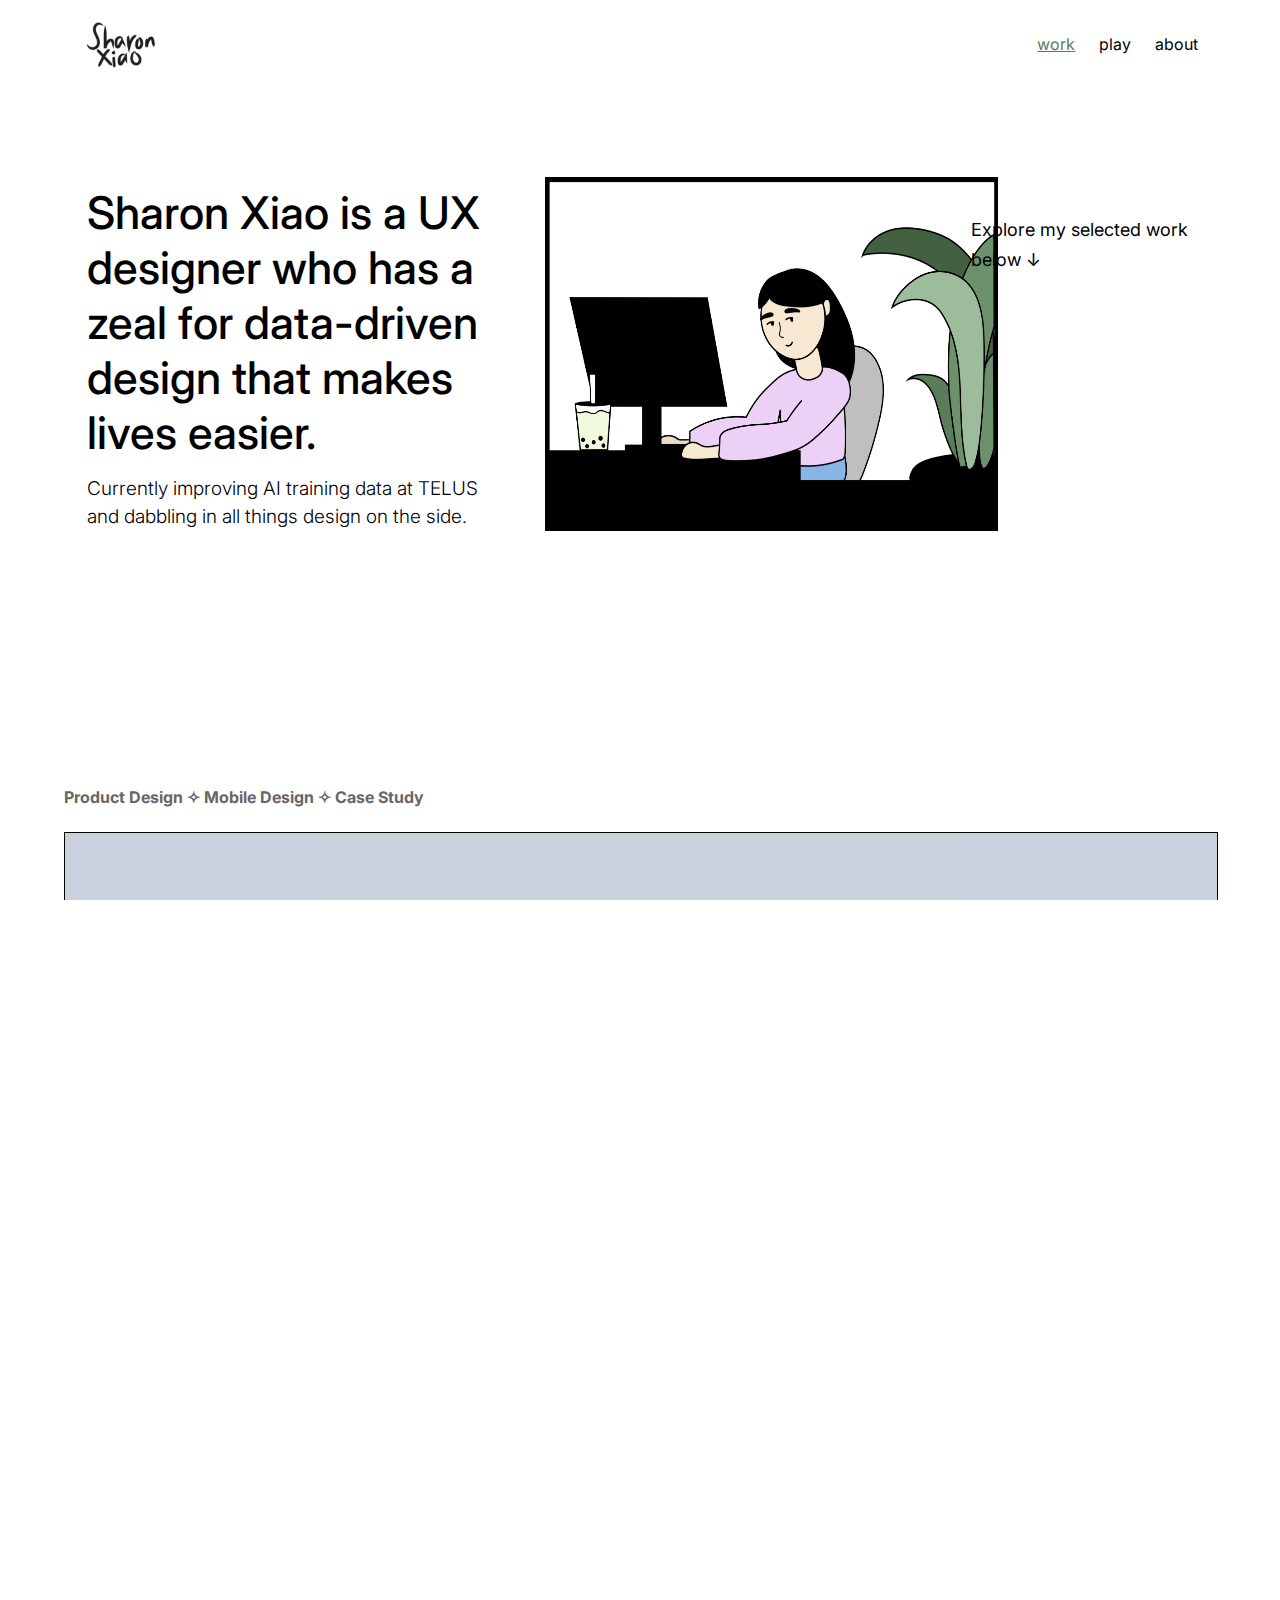
<file: index.html>
<!DOCTYPE html>
<html lang="en">
    <head>
        <!-- Required meta tags -->
        <meta charset = "utf-8"/>
        <meta name = "viewport" content = "width=device-width, initial-scale=1.0"/>
        <meta name="author" content="Sharon Xiao"/>

        <!-- Bootstrap CSS -->
        <link rel = "stylesheet"
            href="https://cdn.jsdelivr.net/npm/bootstrap@4.5.3/dist/css/bootstrap.min.css"
            integrity = "sha384-TX8t27EcRE3e/ihU7zmQxVncDAy5uIKz4rEkgIXeMed4M0jlfIDPvg6uqKI2xXr2"
            crossorigin = "anonymous">

        <!-- Fonts -->
        <link rel="preconnect" href="https://fonts.googleapis.com">
        <link rel="preconnect" href="https://fonts.gstatic.com" crossorigin>
        <link href="https://fonts.googleapis.com/css2?family=Inter:wght@200;300;400;500&display=swap" rel="stylesheet">


<link rel="preconnect" href="https://fonts.googleapis.com">
<link rel="preconnect" href="https://fonts.gstatic.com" crossorigin>
<link href="https://fonts.googleapis.com/css2?family=Libre+Caslon+Text&display=swap" rel="stylesheet">

        <link rel = "stylesheet" type="text/css" href = "index.css">
        <title>Sharon Xiao</title>
        <link rel="shortcut icon" type="image/x-icon" href="favicon.ico?"/>
    </head>
    <body>
        <!-- JavaScript: jQuery and Bootstrap bundle -->
        <script src = "https://code.jquery.com/jquery-3.5.1.slim.min.js"
            integrity = "sha384-DfXdz2htPH0lsSSs5nCTpuj/zy4C+OGpamoFVy38MVBnE+IbbVYUew+OrCXaRkfj"
            crossorigin = "anonymous">
        </script>
        <script src = "https://cdn.jsdelivr.net/npm/bootstrap@4.5.3/dist/js/bootstrap.bundle.min.js"
            integrity="sha384-ho+j7jyWK8fNQe+A12Hb8AhRq26LrZ/JpcUGGOn+Y7RsweNrtN/tE3MoK7ZeZDyx"
            crossorigin = "anonymous">
        </script>

        <header class = "container">
            <div class = "navbar">
                <div class = "logo">
                    <a href = "index.html"><img src = "media/logo.png" alt = "logo"/></a>
                </div>
                <div class = "nav" id = "myNav">
                    <a href = "index.html" style = "color:#5A7C58"><u>work</u></a>
                    <a href = "play.html">play</a>
                    <a href = "about.html">about</a>
                </div>
            </div>
        </header>

        <div class = "container text-left">
            <div class = "row">
                <div class = "column">
                    <pre>
                        <h1>Sharon Xiao is a UX designer who has a zeal for data-driven design that makes lives easier.</h1><br>
                        <h2>Currently improving AI training data at TELUS and dabbling in all things design on the side.</h2><br><br>
                    </pre>
                </div>
                <div class = "column">
                    <img src = "media/slay.gif" class = "me">
                </div>
                <div class = "welcome"><p>Explore my selected work below ↓</p></div>
            </div>
        </div><br>

        <div class = "container text-left">
                <h5>Product Design ✧ Mobile Design ✧ Case Study</h5>
                <a href = "groo.html"><img src = "media/groo-home.jpg" class = "bigPic"></a>
                <br>
                <a href = "groo.html"><h4>groo</h4></a>
                <h2>Using gamification to make smarter financial decisions.</h2>
                <br><br><br>
                <h5>UI/UX Design ✧ Web Design ✧ Case Study</h5>
                <a href = "epic.html"><img src = "media/epic.jpg" class = "bigPic"></a>
                <a href = "epic.html"><h4>Renfrew Centre</h4></a>
                <h2>Improving tenant experience in commercial real estate at Epic Investment Services.</h2>
                <!---<br><br><br>
                <h5>User Research ✧ Case Study</h5>
                <a href = "vb.html"><img src = "media/vb-home.jpg" class = "bigPic"></a>
                <a href = "vb.html"><h4>Venture Build</h4></a>
                <h2>Building a better future via empowering innovation at African Impact Initiative.</h2> -->
                <br><br><br>
                <h5>UX Design ✧ Reflection</h5>
                <a href = "caseware.html"><img src = "media/caseware2-home.jpg" class = "bigPic"></a>
                <a href = "caseware.html"><h4>Caseware</h4></a>
                <h2>Reflecting on my experience and learnings at Caseware.</h2>
        </div><br><br><br><br>
        
        <hr><br><br>

        <footer class = "container">
            <div class = "footer">
                <p>Thanks for stopping by and checking out my portfolio!<br> If you'd like to get in touch, feel free to reach out on Linkedin or shoot me an email.</p>
            </div>
            <br>
            <div class = "links">
                <a href = "https://www.linkedin.com/in/sharxiao/" target = "_blank">LinkedIn</a>
                <a href = "mailto:sharon.xiao@mail.utoronto.ca" target = "_blank">Email</a>
            </div>
            <br><br>
            <div class = "credits">
                <h6>Designed and coded by me!</h6>
                <br>
            </div>
        </footer>
    </body>
</html>
</file>
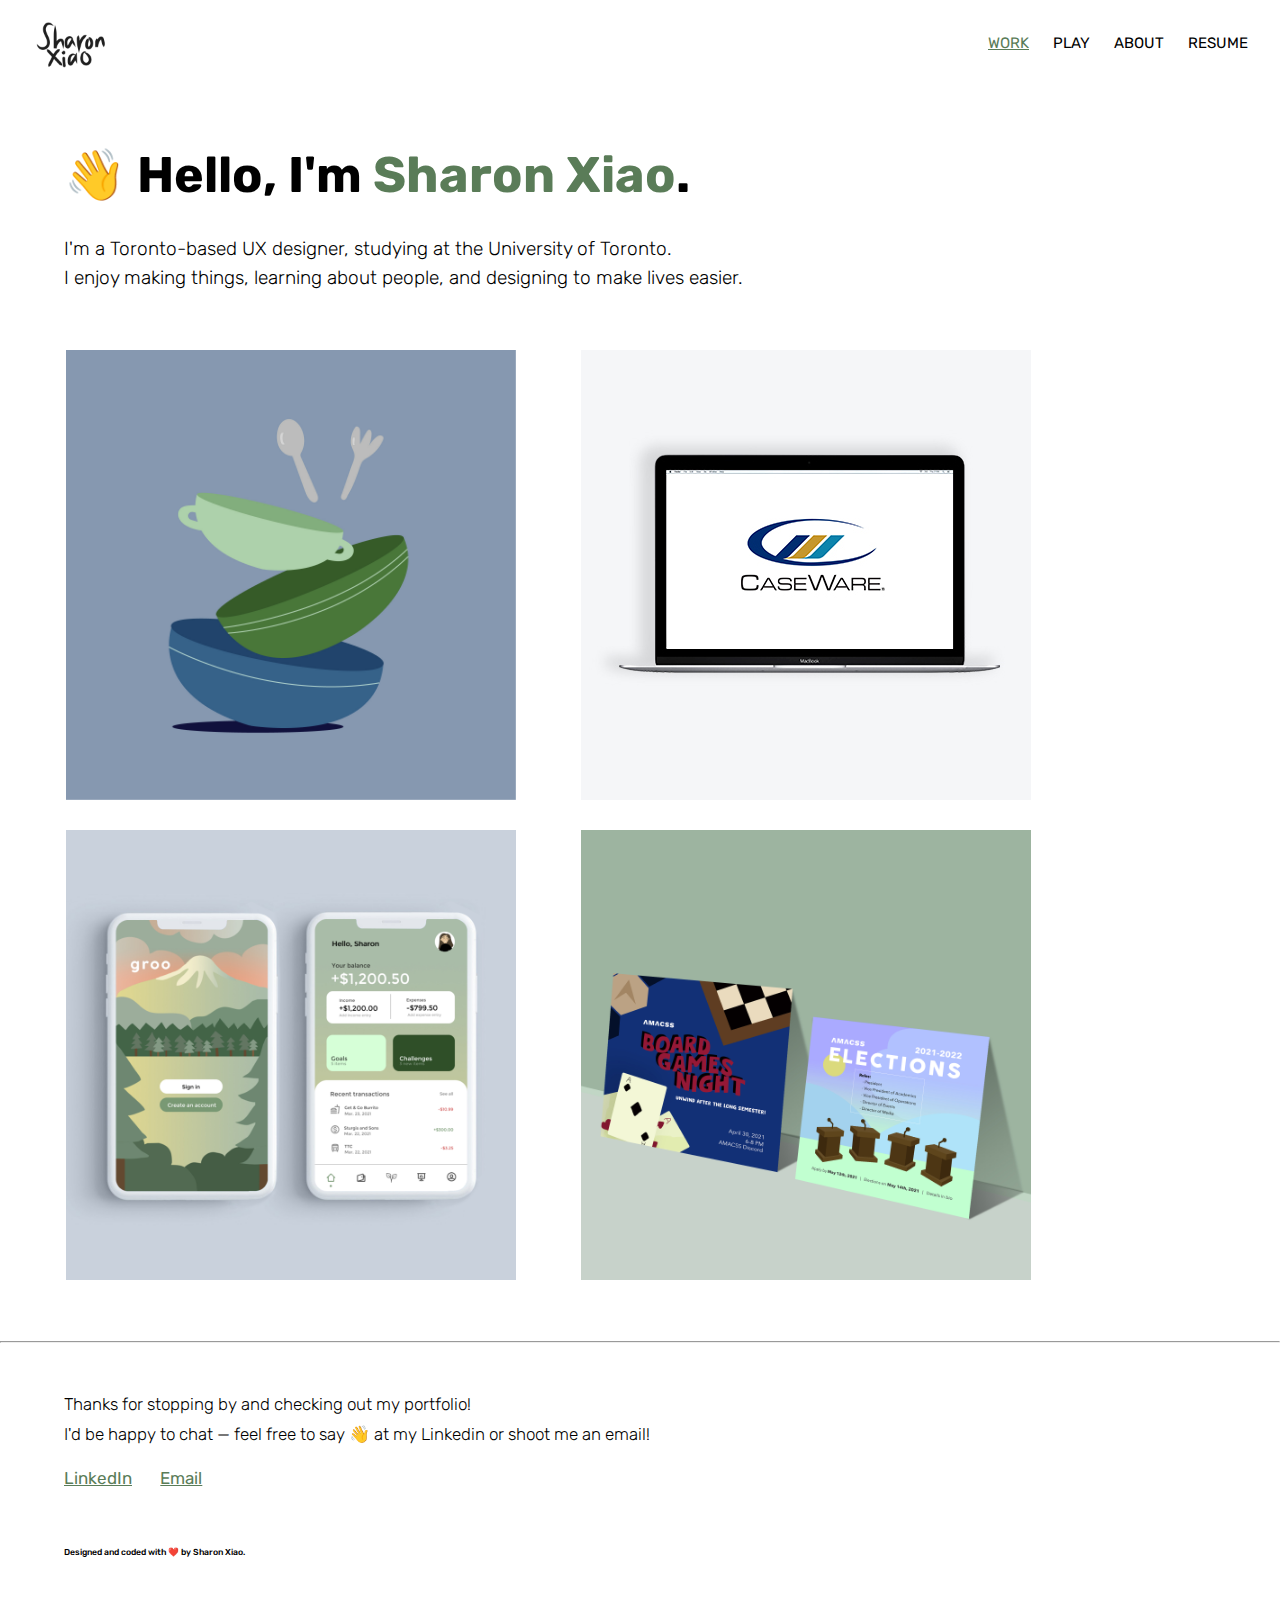
<file: src/index.html>
<!DOCTYPE html>
<html lang="en">
    <head>
        <!-- Required meta tags-->
        <meta charset = "utf-8"/>
        <meta name = "viewport" content = "width=device-width, initial-scale=1.0"/>
        <meta name="author" content="Sharon Xiao"/>

        <!-- Bootstrap CSS -->
        <link rel = "stylesheet"
            href="https://cdn.jsdelivr.net/npm/bootstrap@4.5.3/dist/css/bootstrap.min.css"
            integrity = "sha384-TX8t27EcRE3e/ihU7zmQxVncDAy5uIKz4rEkgIXeMed4M0jlfIDPvg6uqKI2xXr2"
            crossorigin = "anonymous">

        <!-- Fonts -->
        <link rel="preconnect" href="https://fonts.googleapis.com"> 
        <link rel="preconnect" href="https://fonts.gstatic.com" crossorigin> 
        <link href="https://fonts.googleapis.com/css2?family=Rubik&display=swap" rel="stylesheet">
        <link href="https://fonts.googleapis.com/css2?family=Rubik:wght@300&display=swap" rel="stylesheet">

        <link rel = "stylesheet" type="text/css" href = "index.css">
        <title>Sharon Xiao</title>
        <link rel="shortcut icon" type="image/x-icon" href="favicon.ico"/>
    </head>
    <body>
        <!-- JavaScript: jQuery and Bootstrap bundle -->
        <script src = "https://code.jquery.com/jquery-3.5.1.slim.min.js"
            integrity = "sha384-DfXdz2htPH0lsSSs5nCTpuj/zy4C+OGpamoFVy38MVBnE+IbbVYUew+OrCXaRkfj"
            crossorigin = "anonymous">
        </script>
        <script src = "https://cdn.jsdelivr.net/npm/bootstrap@4.5.3/dist/js/bootstrap.bundle.min.js"
            integrity="sha384-ho+j7jyWK8fNQe+A12Hb8AhRq26LrZ/JpcUGGOn+Y7RsweNrtN/tE3MoK7ZeZDyx"
            crossorigin = "anonymous">
        </script>

        <header class = "container">
            <div class = "navbar">
                <div class = "logo">
                    <a href = "index.html"><img src = "media/logo.png" alt = "logo"/></a>
                </div>
                <div class = "nav" id = "myNav">
                    <a href = "index.html" style = "color:#5A7C58"><u>WORK</u></a>
                    <a href = "play.html">PLAY</a>
                    <a href = "about.html">ABOUT</a>
                    <a href = "https://drive.google.com/file/d/1obxe-x1tWLbcAGQA-K02jR0PNWLRT3pb/view?usp=sharing" target="_blank">RESUME</a>
                </div>
            </div>
        </header>

        <div class = "container text-left">
            <pre>
                <h1>👋 Hello, I'm <span class = "colour">Sharon Xiao</span>.</h1><br><br>
                <h2>I'm a Toronto-based UX designer, studying at the University of Toronto.<br>I enjoy making things, learning about people, and designing to make lives easier.</h2><br><br>
            </pre>
        </div>

        <div class = "container text-left">
            <!-- <h3>Case studies</h3> -->
            <div class = "work">
                <a href = "utsc.html">
                    <div class = "utsc">
                        <img src = "media/utsc.jpg" style = "margin: 15px 50px 15px 15px;" class = "utscPic"/>
                        <div class = "overlay">
                            <div class = "text">How might we celebrate local Scarborough restaurants?</div>
                            <div class = "subtext">THE BRIDGE - UNIVERSITY OF TORONTO SCARBOROUGH</div>
                        </div>
                    </div>
                </a>
                <a href = "caseware.html">
                    <div class = "caseware">
                        <img src = "media/caseware.jpg" style = "margin: 15px 50px 15px 15px;" class = "casewarePic"/>
                        <div class = "overlay">
                            <div class = "text">How might we innovate audit and accounting software solutions?</div>
                            <div class = "subtext">CASEWARE INTERNATIONAL INC.</div>
                        </div>
                    </div>
                </a>
                <a href = "groo.html">
                    <div class = "groo">
                        <img src = "media/groo.jpg" style = "margin: 15px 50px 15px 15px;" class = "grooPic"/>
                        <div class = "overlay">
                            <div class = "text">How might we foster healthy financial practices through gamification?</div>
                            <div class = "subtext">UNIVERSITY OF TORONTO PITCHATHON 2020</div>
                        </div>
                    </div>
                </a>
                <a href = "amacss.html">
                    <div class = "amacss">
                        <img src = "media/amacss.jpg" style = "margin: 15px 50px 15px 15px;" class = "amacssPic"/>
                        <div class = "overlay">
                            <div class = "text">How might we build a welcoming tech community for university students?</div>
                            <div class = "subtext">AMACSS - UNIVERSITY OF TORONTO SCARBOROUGH</div>
                        </div>
                    </div>
                </a>
            </div>
        </div><br><br>
        
        <hr><br><br>

        <footer class = "container">
            <div class = "footer">
                <p>Thanks for stopping by and checking out my portfolio!<br> I'd be happy to chat — feel free to say 👋 at my Linkedin or shoot me an email!</p>
            </div>
            <br>
            <div class = "links">
                <a href = "https://www.linkedin.com/in/sharxiao/" target = "_blank">LinkedIn</a>
                <a href = "mailto:sharon.xiao@mail.utoronto.ca" target = "_blank">Email</a>
            </div>
            <br><br>
            <div class = "credits">
                <h6>Designed and coded with ❤️ by Sharon Xiao.</h6>
            </div>
        </footer>
    </body>
</html>
</file>
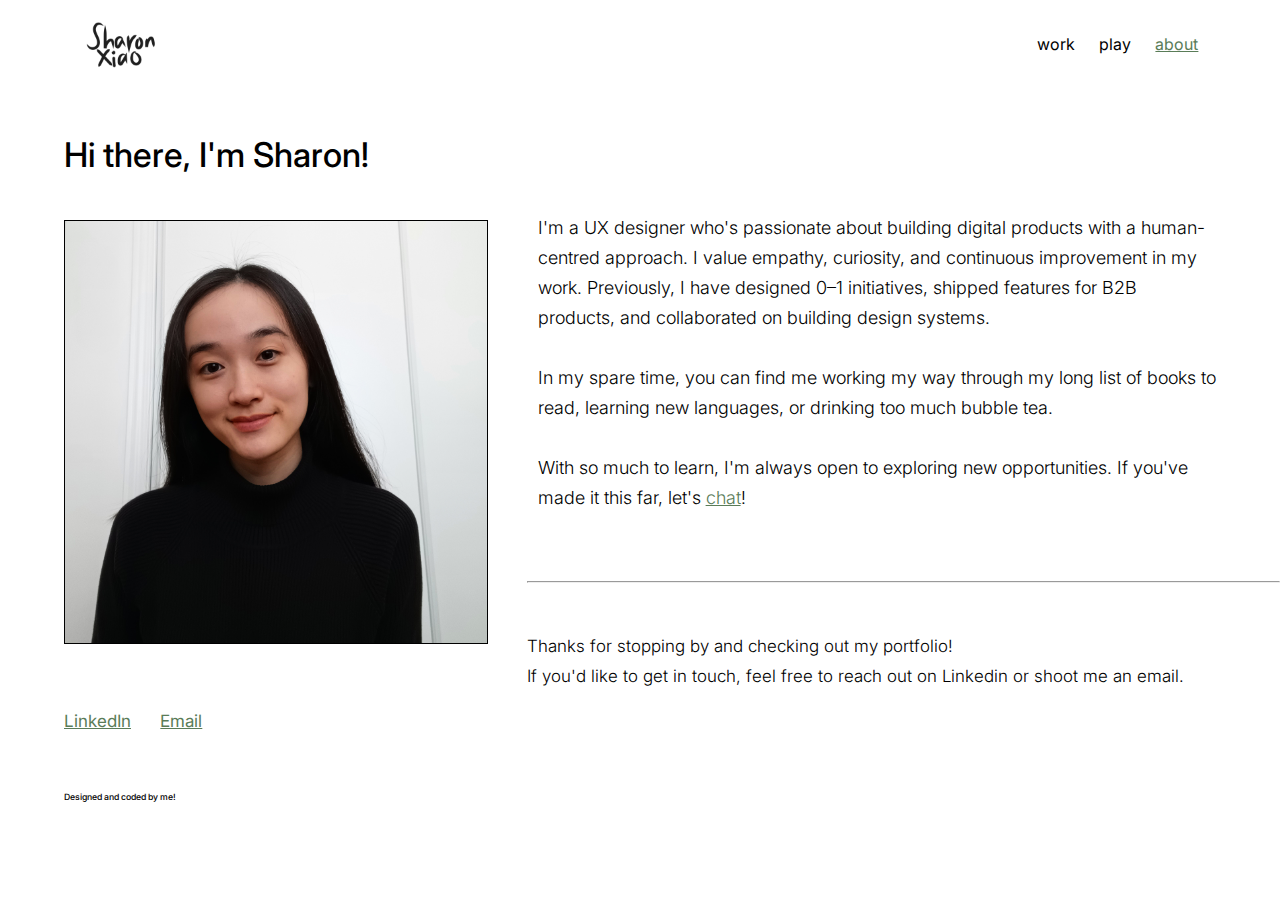
<file: about.html>
<!DOCTYPE html>
<html lang="en">
    <head>
        <!-- Required meta tags-->
        <meta charset = "utf-8"/>
        <meta name = "viewport" content = "width=device-width, initial-scale=1"/>
        <meta name="author" content="Sharon Xiao"/>

        <!-- Bootstrap CSS -->
        <link rel = "stylesheet"
            href="https://cdn.jsdelivr.net/npm/bootstrap@4.5.3/dist/css/bootstrap.min.css"
            integrity = "sha384-TX8t27EcRE3e/ihU7zmQxVncDAy5uIKz4rEkgIXeMed4M0jlfIDPvg6uqKI2xXr2"
            crossorigin = "anonymous">

        <!-- Fonts -->
        <link rel="preconnect" href="https://fonts.googleapis.com">
        <link rel="preconnect" href="https://fonts.gstatic.com" crossorigin>
        <link href="https://fonts.googleapis.com/css2?family=Inter:wght@200;300;400;500&display=swap" rel="stylesheet">

        <link rel = "stylesheet" type="text/css" href = "about.css">
        <title>About — Sharon Xiao</title>
        <link rel="shortcut icon" type="image/x-icon" href="favicon.ico"/>
    </head>
    <body>
        <!-- JavaScript: jQuery and Bootstrap bundle -->
        <script src = "https://code.jquery.com/jquery-3.5.1.slim.min.js"
            integrity = "sha384-DfXdz2htPH0lsSSs5nCTpuj/zy4C+OGpamoFVy38MVBnE+IbbVYUew+OrCXaRkfj"
            crossorigin = "anonymous">
        </script>
        <script src = "https://cdn.jsdelivr.net/npm/bootstrap@4.5.3/dist/js/bootstrap.bundle.min.js"
            integrity="sha384-ho+j7jyWK8fNQe+A12Hb8AhRq26LrZ/JpcUGGOn+Y7RsweNrtN/tE3MoK7ZeZDyx"
            crossorigin = "anonymous">
        </script>

        <header class = "container">
            <div class = "navbar">
                <div class = "logo">
                    <a href = "index.html"><img src = "media/logo.png" alt = "logo"/></a>
                </div>
                <div class = "nav" id = "myNav">
                    <a href = "index.html">work</a>
                    <a href = "play.html">play</a>
                    <a href = "about.html" style = "color:#5A7C58"><u>about</u></a>
                </div>
            </div>
        </header><br><br>

        <div class = "container text-left">
            <h3>Hi there, I'm Sharon!</h3>
            <img src = "media/me.jpg" class = "me">
            <h4>
                I'm a UX designer who's passionate about building digital products with a human-centred approach. I value empathy, curiosity, and continuous improvement in my work.
                Previously, I have designed 0–1 initiatives, shipped features for B2B products, and collaborated on building design systems.
                <br><br>
                In my spare time, you can find me working my way through my long list of books to read, learning new languages, or drinking too much bubble tea.
                <br><br>
                With so much to learn, I'm always open to exploring new opportunities. If you've made it this far, let's 
                <a href = "mailto:sharon.xiao@mail.utoronto.ca" target = "_blank">chat</a>!
            </h4>
            <br>
        </div><br><br>

        <hr><br><br>

        <footer class = "container">
            <div class = "footer">
                <p>Thanks for stopping by and checking out my portfolio!<br> If you'd like to get in touch, feel free to reach out on Linkedin or shoot me an email.</p>
            </div>
            <br>
            <div class = "links">
                <a href = "https://www.linkedin.com/in/sharxiao/" target = "_blank">LinkedIn</a>
                <a href = "mailto:sharon.xiao@mail.utoronto.ca" target = "_blank">Email</a>
            </div>
            <br><br>
            <div class = "credits">
                <h6>Designed and coded by me!</h6>
                <br>
            </div>
        </footer>
    </body>
</html>
</file>
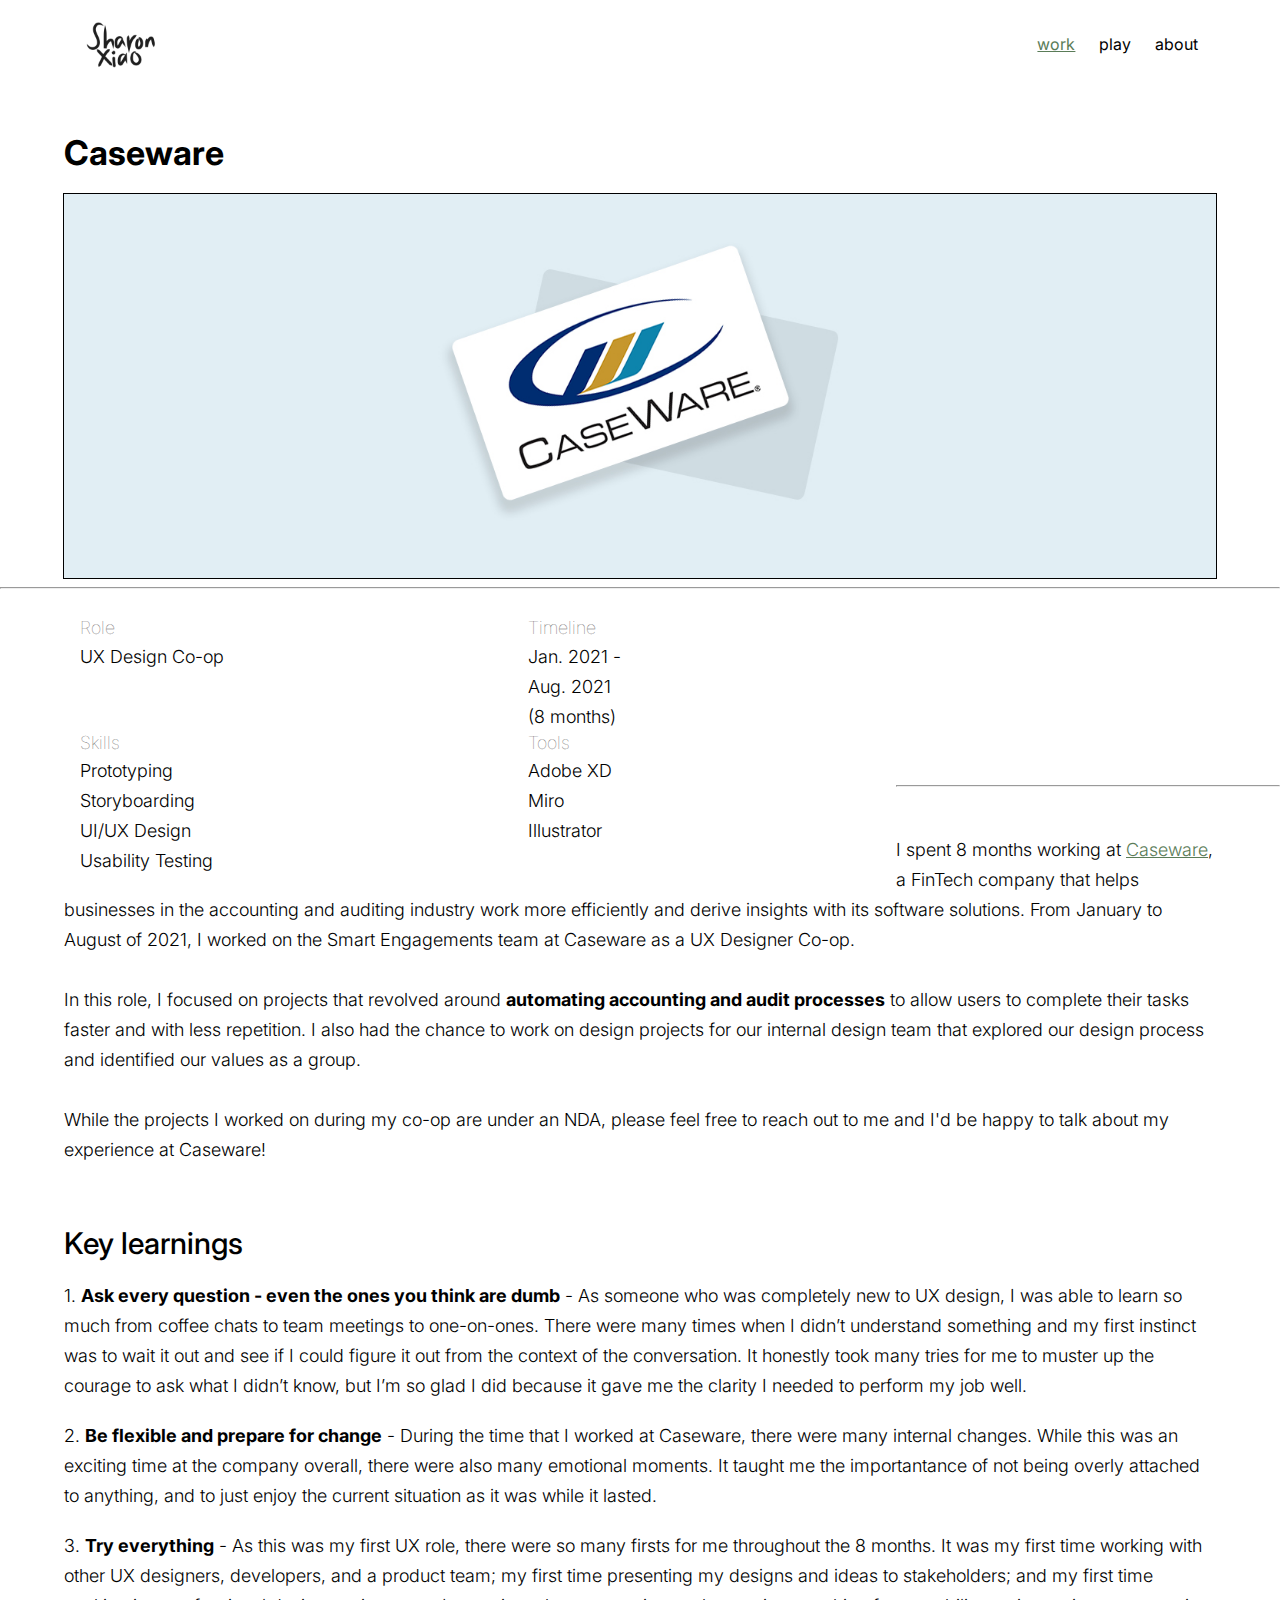
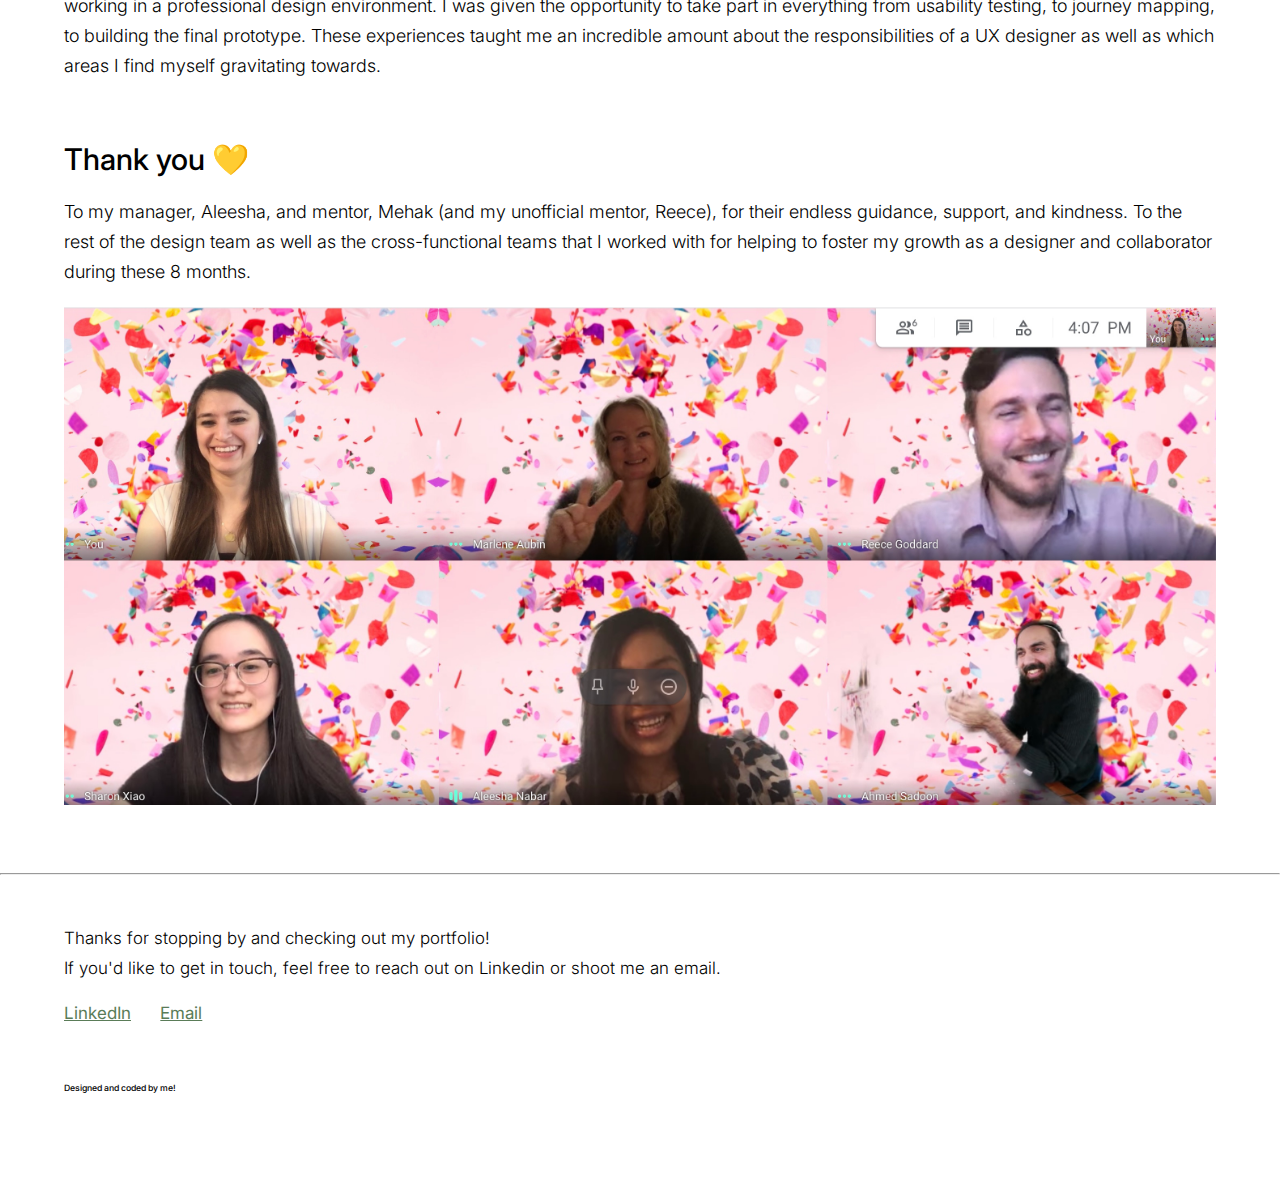
<file: caseware.html>
<!DOCTYPE html>
<html lang="en">
    <head>
        <!-- Required meta tags-->
        <meta charset = "utf-8"/>
        <meta name = "viewport" content = "width=device-width, initial-scale=1"/>
        <meta name="author" content="Sharon Xiao"/>

        <!-- Bootstrap CSS -->
        <link rel = "stylesheet"
            href="https://cdn.jsdelivr.net/npm/bootstrap@4.5.3/dist/css/bootstrap.min.css"
            integrity = "sha384-TX8t27EcRE3e/ihU7zmQxVncDAy5uIKz4rEkgIXeMed4M0jlfIDPvg6uqKI2xXr2"
            crossorigin = "anonymous">

        <!-- Fonts -->
        <link rel="preconnect" href="https://fonts.googleapis.com">
        <link rel="preconnect" href="https://fonts.gstatic.com" crossorigin>
        <link href="https://fonts.googleapis.com/css2?family=Inter:wght@200;300;400;500&display=swap" rel="stylesheet">

        <link rel = "stylesheet" type="text/css" href = "amacss.css">
        <title>Caseware — Sharon Xiao</title>
        <link rel="shortcut icon" type="image/x-icon" href="favicon.ico"/>
    </head>
    <body>
        <!-- JavaScript: jQuery and Bootstrap bundle -->
        <script src = "https://code.jquery.com/jquery-3.5.1.slim.min.js"
            integrity = "sha384-DfXdz2htPH0lsSSs5nCTpuj/zy4C+OGpamoFVy38MVBnE+IbbVYUew+OrCXaRkfj"
            crossorigin = "anonymous">
        </script>
        <script src = "https://cdn.jsdelivr.net/npm/bootstrap@4.5.3/dist/js/bootstrap.bundle.min.js"
            integrity="sha384-ho+j7jyWK8fNQe+A12Hb8AhRq26LrZ/JpcUGGOn+Y7RsweNrtN/tE3MoK7ZeZDyx"
            crossorigin = "anonymous">
        </script>

        <header class = "container">
            <div class = "navbar">
                <div class = "logo">
                    <a href = "index.html"><img src = "media/logo.png" alt = "logo"/></a>
                </div>
                <div class = "nav" id = "myNav">
                    <a href = "index.html" style = "color:#5A7C58"><u>work</u></a>
                    <a href = "play.html">play</a>
                    <a href = "about.html">about</a>
                </div>
            </div>
        </header>

        <div class = "container text-left">
            <h1>Caseware</h1>
            <br>
            <img src = "media/casewareCover.jpg"  class = "pageCoverPic"/>
            <hr>
            <br>
            <div class = "column1">
                <h4>Role</h4>
                <p>UX Design Co-op</p>
            </div>
            <div class = "column1">
                <h4>Timeline</h4>
                <p>Jan. 2021 - <br>Aug. 2021<br>(8 months)</p>
            </div>
            <div class = "column2">
                <h4>Skills</h4>
                <ul style = "list-style-type:none;">
                    <li>Prototyping</li>
                    <li>Storyboarding</li>
                    <li>UI/UX Design</li>
                    <li>Usability Testing</li>
                </ul>  
            </div>
            <div class = "column2">
                <h4>Tools</h4>
                <ul style = "list-style-type:none;">
                    <li>Adobe XD</li>
                    <li>Miro</li>
                    <li>Illustrator</li>
                    <li><br></li>
                </ul>  
            </div>
            <br><br><br><br><br><br><br><br>
            <hr>
            <br><br>
            <p>
                I spent 8 months working at <a href = "https://www.caseware.com/" target = "_blank">Caseware</a>, a FinTech company that helps businesses in the accounting and auditing industry work more efficiently and derive insights
                with its software solutions. From January to August of 2021, I worked on the Smart Engagements team at Caseware as a UX Designer Co-op.
                <br><br>
                In this role, I focused on projects that revolved around <b><b>automating accounting and audit processes</b></b> to allow users to complete their tasks faster and with less repetition. 
                I also had the chance to work on design projects for our internal design team that explored our design process and identified our values as a group.
                <br><br>
                While the projects I worked on during my co-op are under an NDA, please feel free to reach out to me and I'd be happy to talk about my experience at Caseware!
            </p>
            <br><br><br>
            <h2>Key learnings</h2>
            <br>
            <p>
                1. <b><b>Ask every question - even the ones you think are dumb</b></b> - As someone who was completely new to UX design, I was able to learn so much from coffee chats to team meetings to one-on-ones. 
                There were many times when I didn’t understand something and my first instinct was to wait it out and see if I could figure it out from the context of the conversation. 
                It honestly took many tries for me to muster up the courage to ask what I didn’t know, but I’m so glad I did because it gave me the clarity I needed to perform my job well.
            </p>
            <br>
            <p>
                2. <b><b>Be flexible and prepare for change</b></b> - During the time that I worked at Caseware, there were many internal changes. While this was an exciting time at the company overall, 
                there were also many emotional moments. It taught me the importantance of not being overly attached to anything, and to just enjoy the current situation as it was while it lasted.
            </p>
            <br>
            <p>
                3. <b><b>Try everything</b></b> - As this was my first UX role, there were so many firsts for me throughout the 8 months. It was my first time working with other UX designers, developers, and a product team; 
                my first time presenting my designs and ideas to stakeholders; and my first time working in a professional design environment. I was given the opportunity to take part in everything from usability testing, 
                to journey mapping, to building the final prototype. These experiences taught me an incredible amount about the responsibilities of a UX designer as well as which areas I find myself gravitating towards. 
            </p>
            <br><br><br>
            <h2>Thank you 💛</h2>
            <br>
            <p>
                To my manager, Aleesha, and mentor, Mehak (and my unofficial mentor, Reece), for their endless guidance, support, and kindness. To the rest of the design team as well as the cross-functional teams
                that I worked with for helping to foster my growth as a designer and collaborator during these 8 months.
            </p>
            <br>
            <img src = "media/design.jpg"  class = "casewareDesign"/>
            <br>
        </div>
        <br><br>
        
        <hr><br><br>

        <footer class = "container">
            <div class = "footer">
                <p>Thanks for stopping by and checking out my portfolio!<br> If you'd like to get in touch, feel free to reach out on Linkedin or shoot me an email.</p>
            </div>
            <br>
            <div class = "links">
                <a href = "https://www.linkedin.com/in/sharxiao/" target = "_blank">LinkedIn</a>
                <a href = "mailto:sharon.xiao@mail.utoronto.ca" target = "_blank">Email</a>
            </div>
            <br><br>
            <div class = "credits">
                <h6>Designed and coded by me!</h6>
                <br>
            </div>
        </footer>
    </body>
</html>
</file>
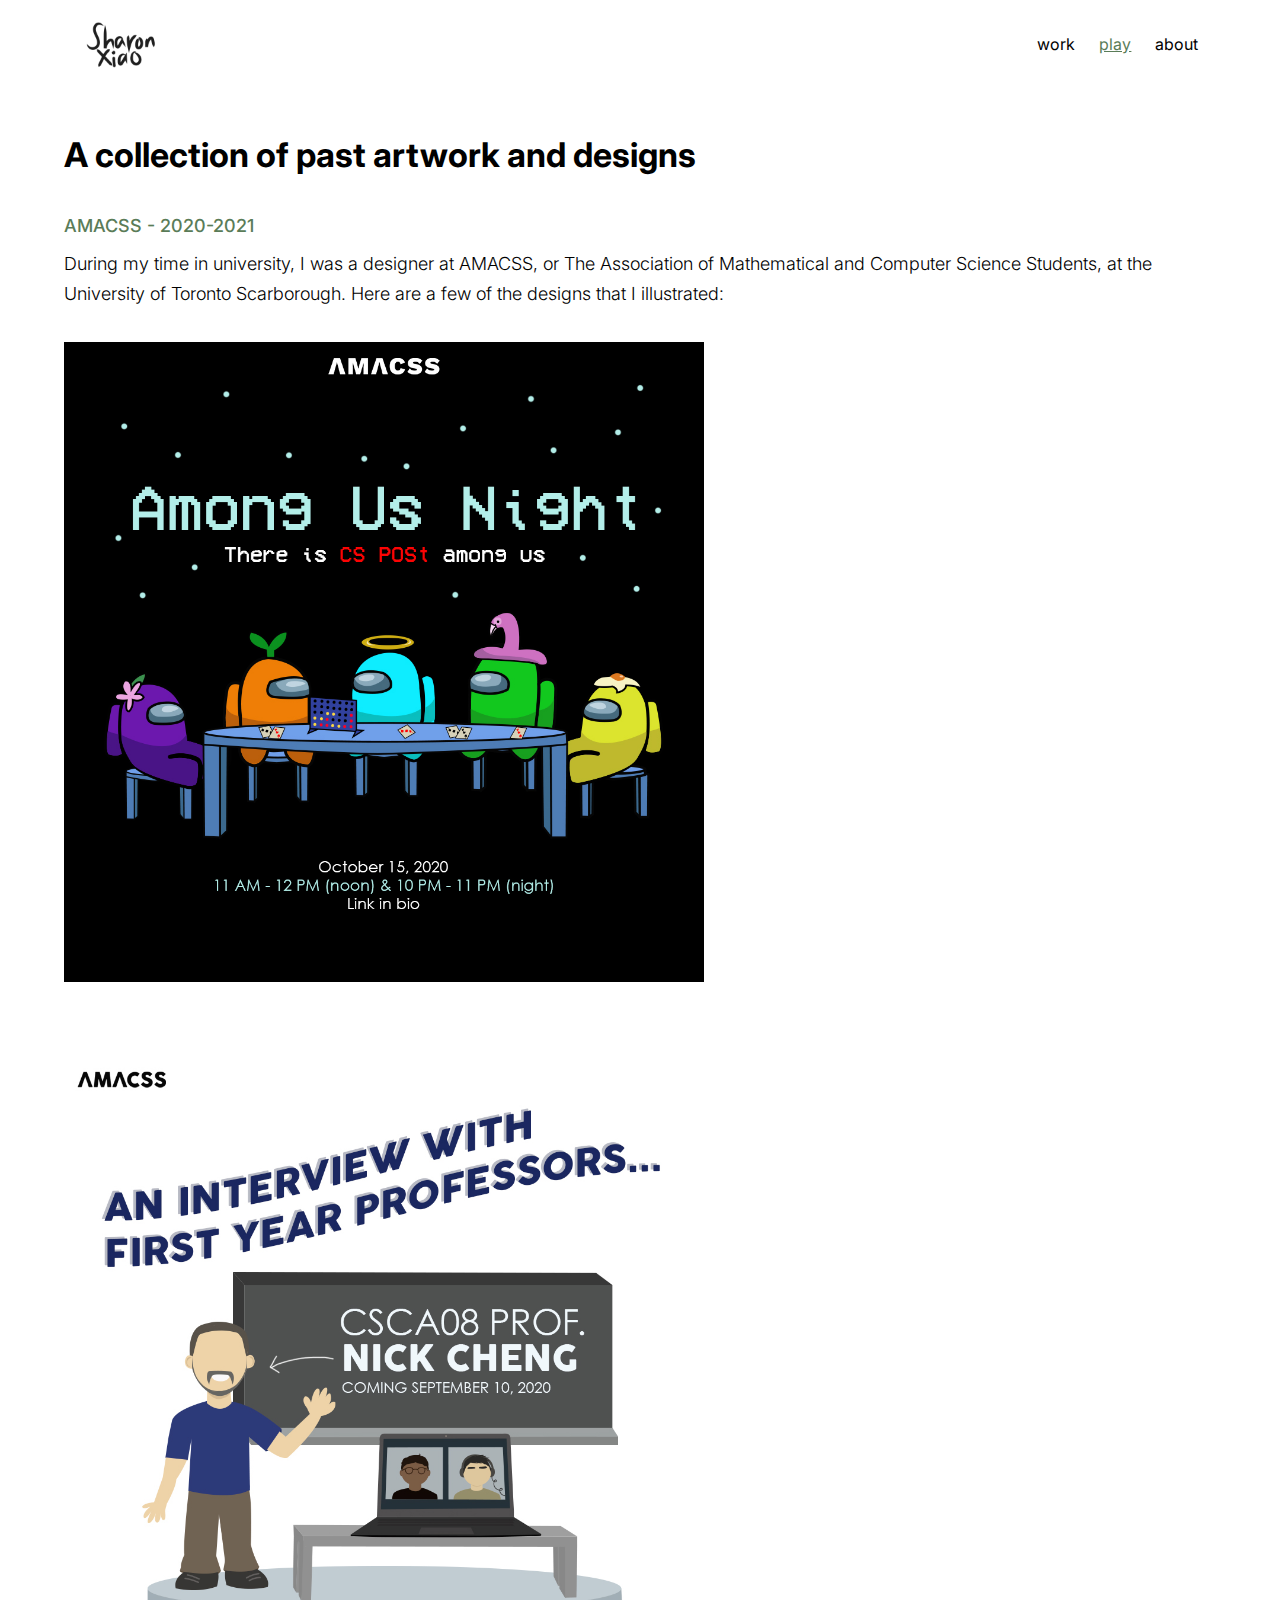
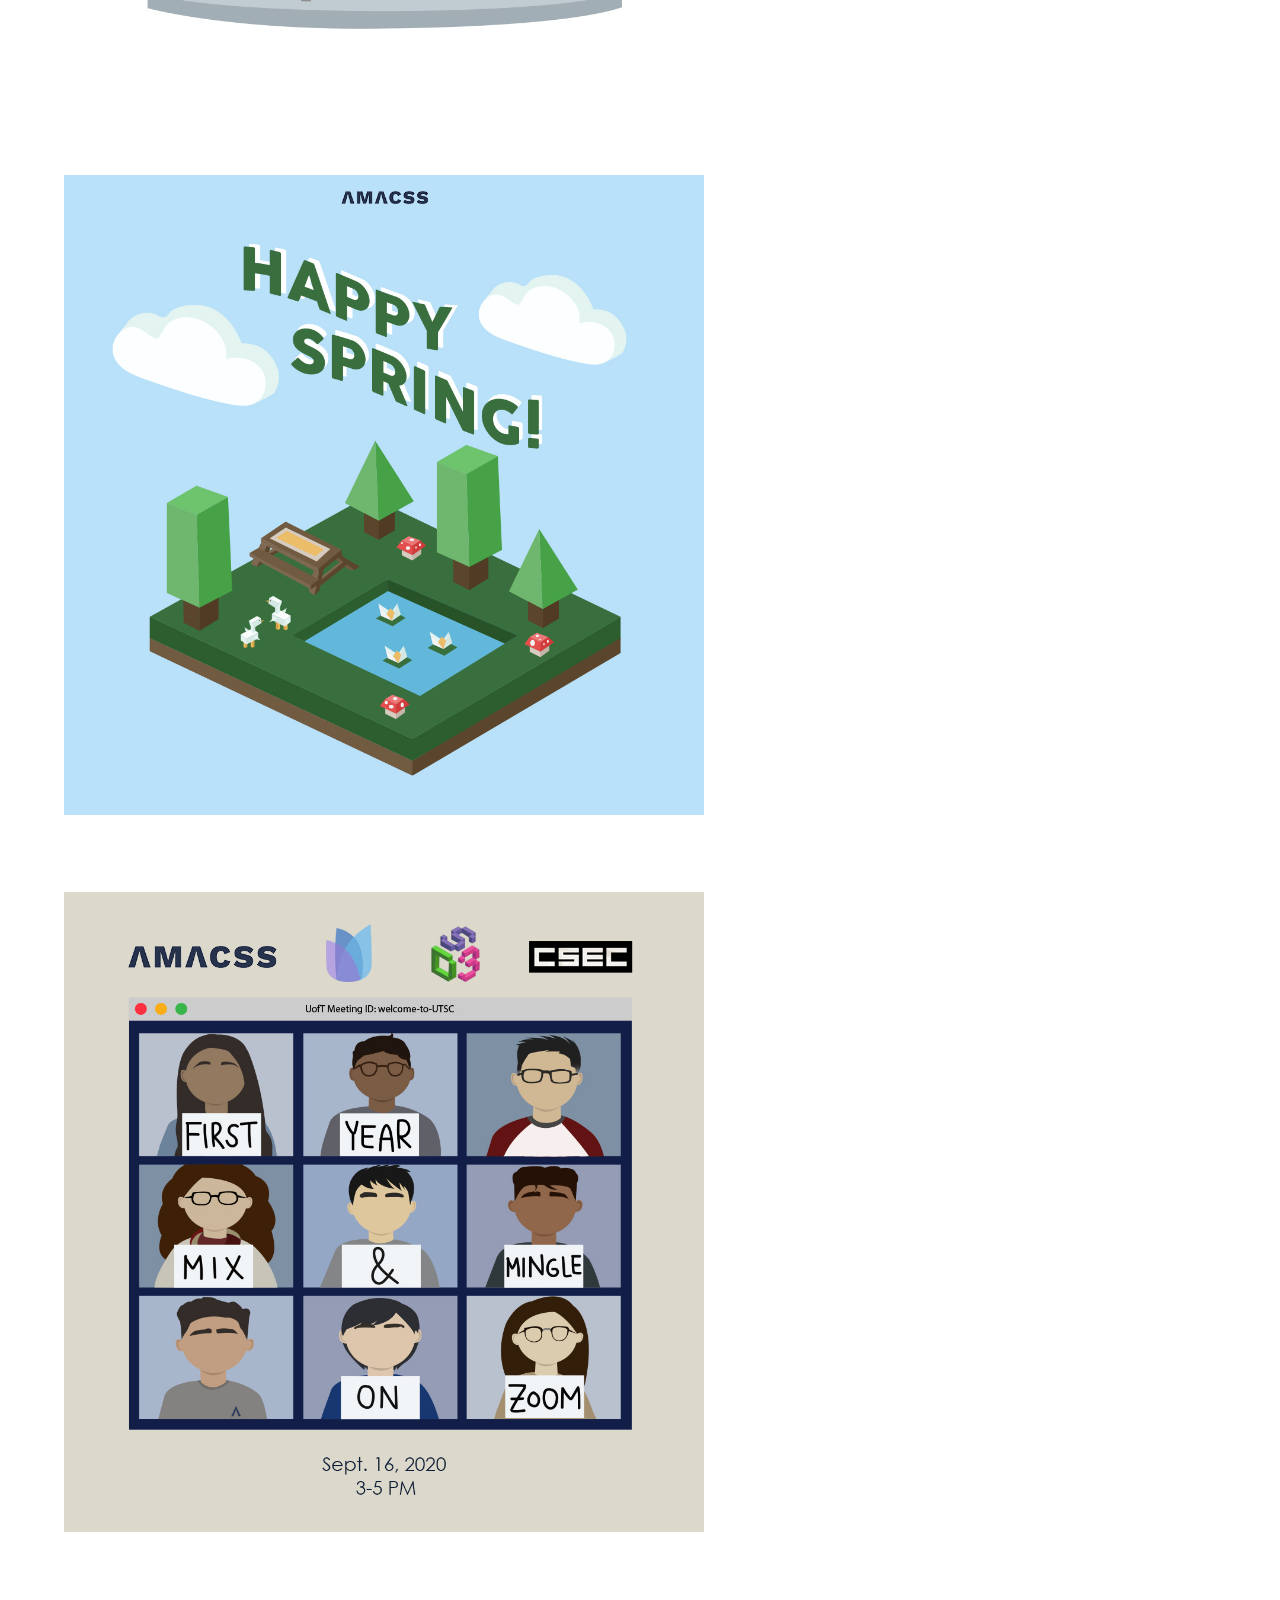
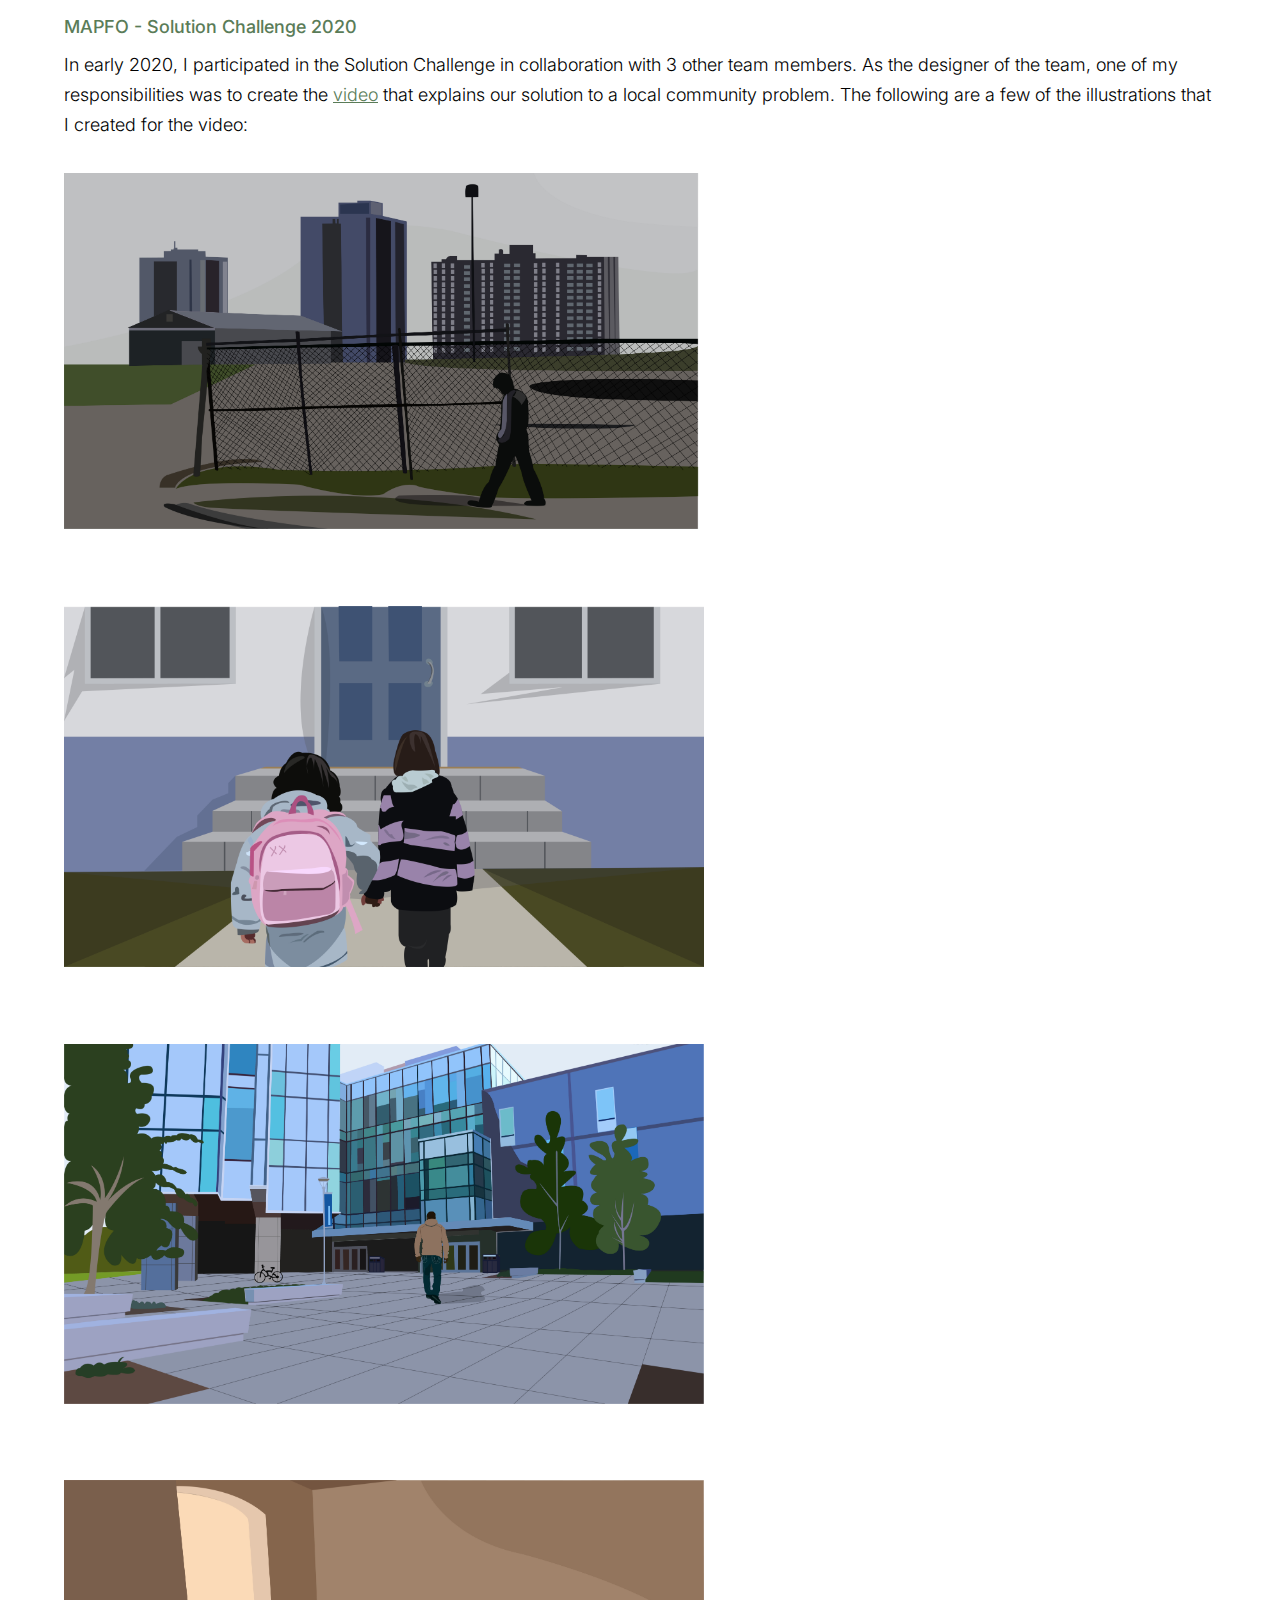
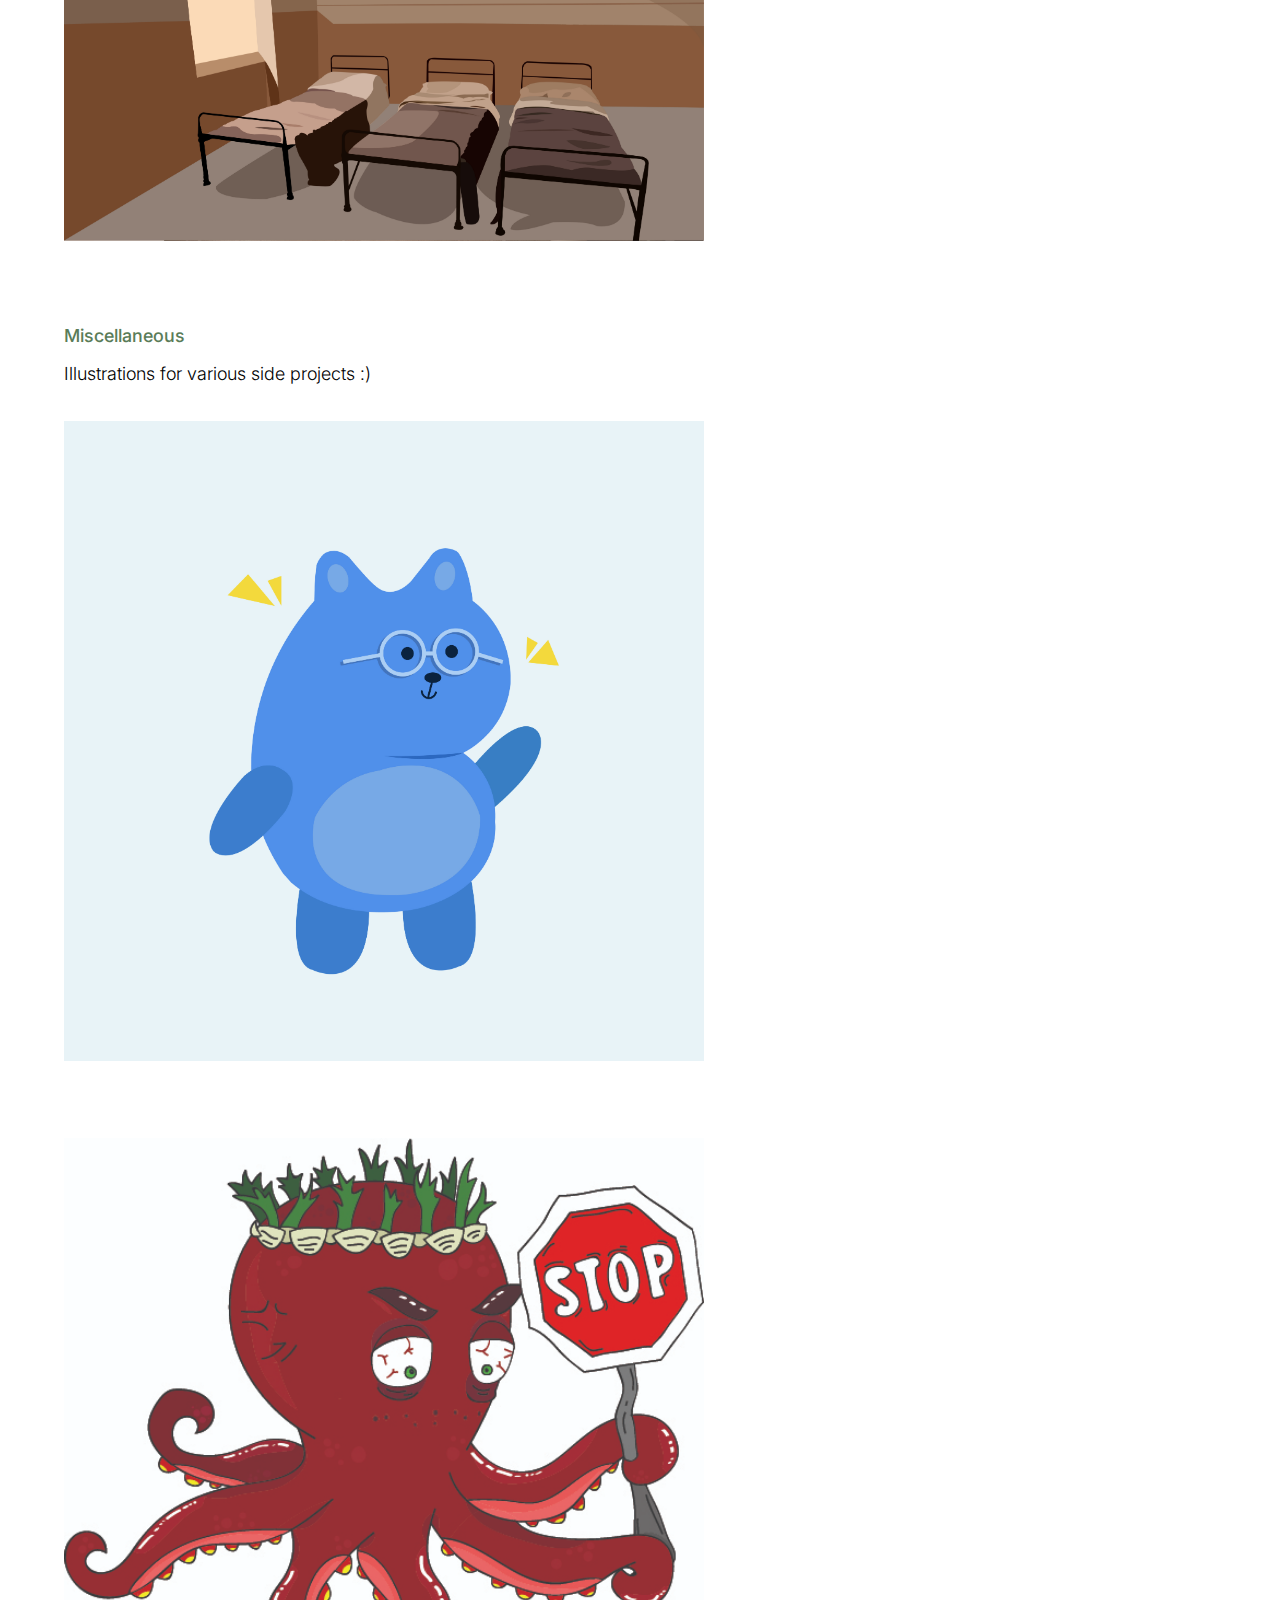
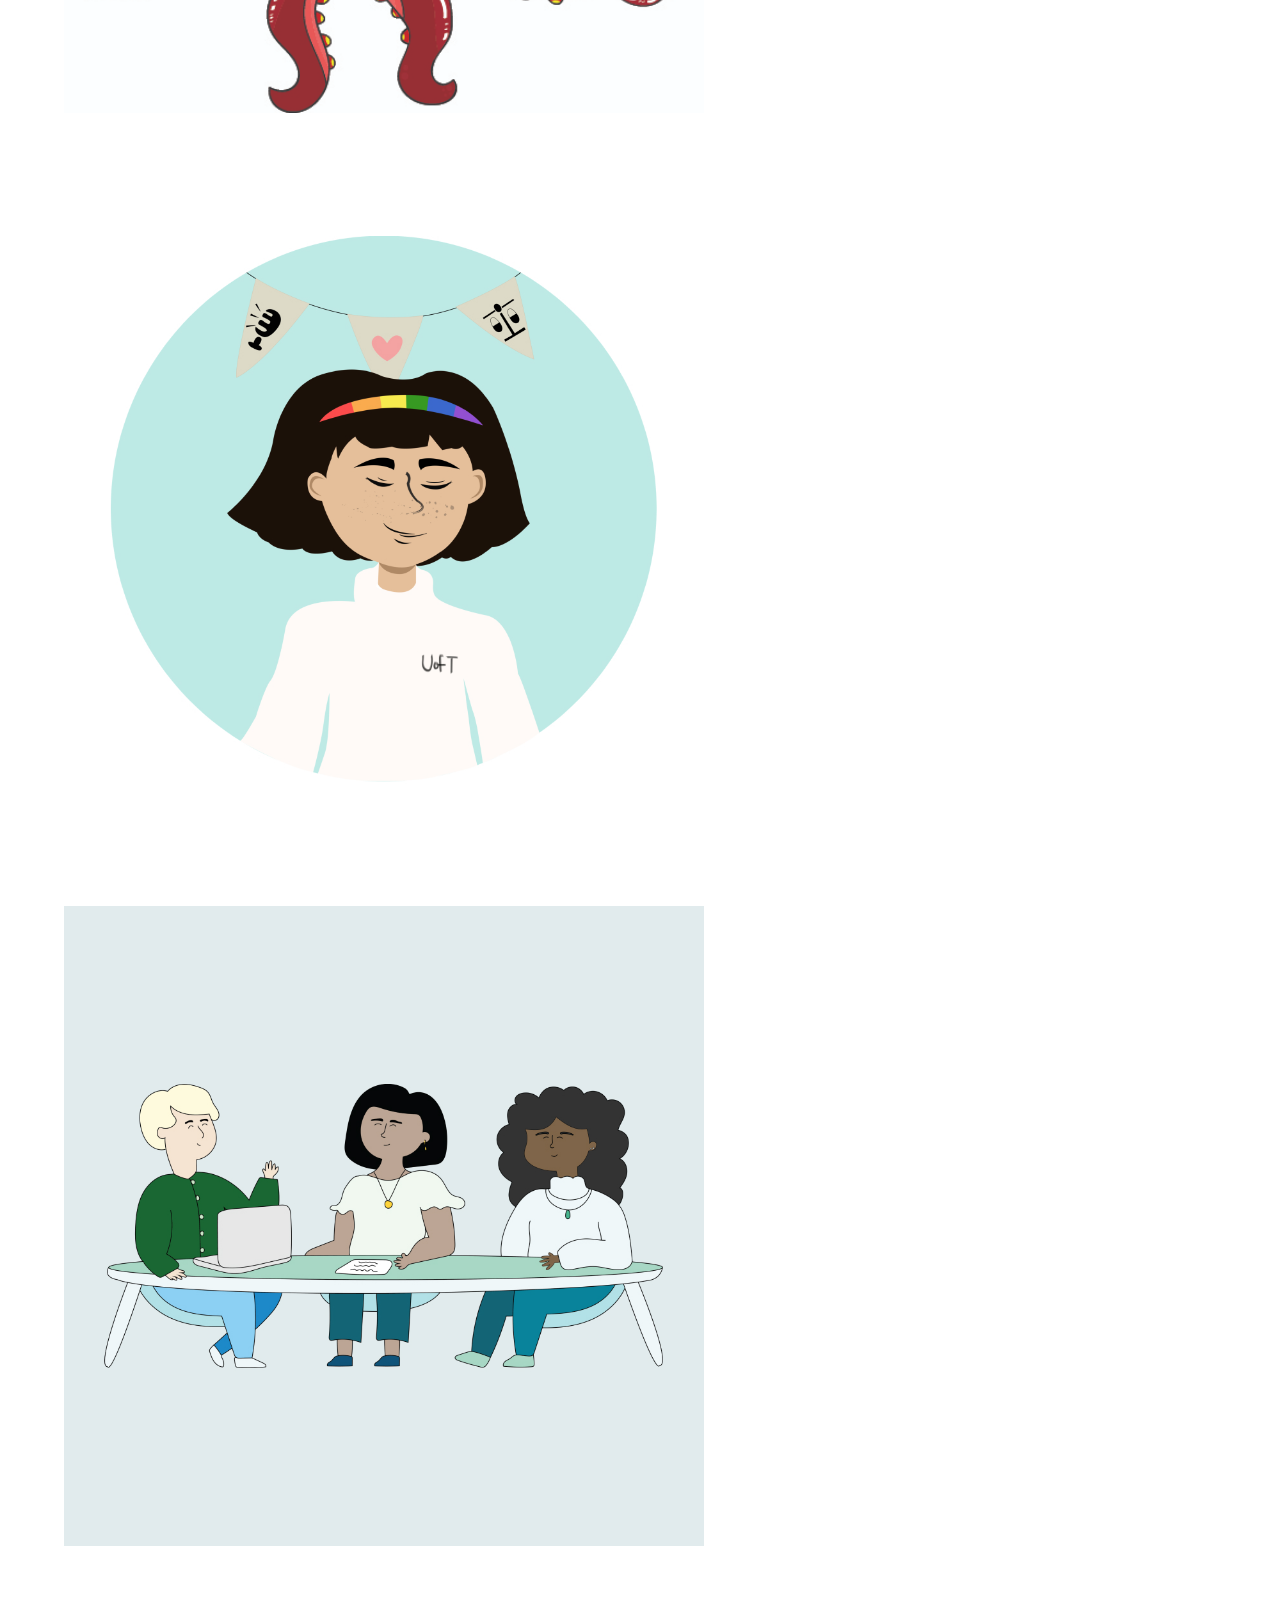
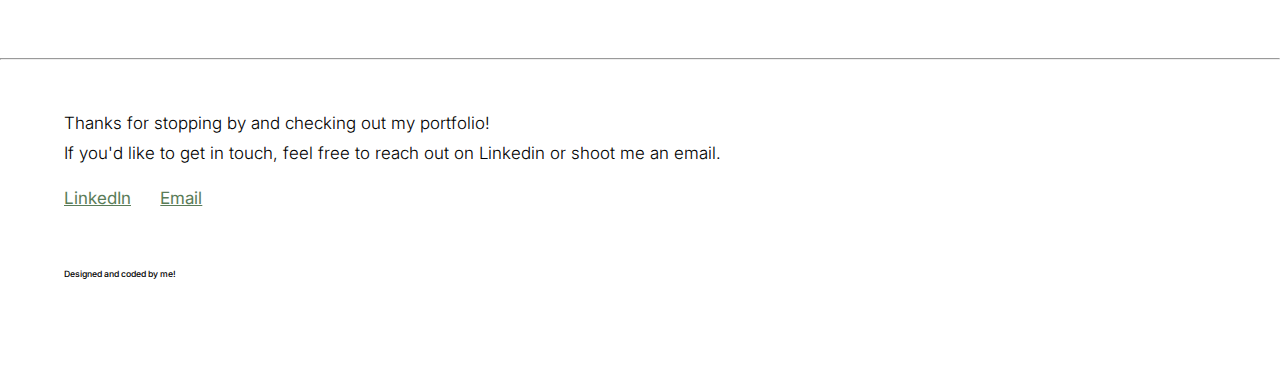
<file: play.html>
<!DOCTYPE html>
<html lang="en">
    <head>
        <!-- Required meta tags-->
        <meta charset = "utf-8"/>
        <meta name = "viewport" content = "width=device-width, initial-scale=1"/>
        <meta name="author" content="Sharon Xiao"/>

        <!-- Bootstrap CSS -->
        <link rel = "stylesheet"
            href="https://cdn.jsdelivr.net/npm/bootstrap@4.5.3/dist/css/bootstrap.min.css"
            integrity = "sha384-TX8t27EcRE3e/ihU7zmQxVncDAy5uIKz4rEkgIXeMed4M0jlfIDPvg6uqKI2xXr2"
            crossorigin = "anonymous">

        <!-- Fonts -->
        <link rel="preconnect" href="https://fonts.googleapis.com">
        <link rel="preconnect" href="https://fonts.gstatic.com" crossorigin>
        <link href="https://fonts.googleapis.com/css2?family=Inter:wght@200;300;400;500&display=swap" rel="stylesheet">

        <link rel = "stylesheet" type="text/css" href = "play.css">
        <title>Play — Sharon Xiao</title>
        <link rel="shortcut icon" type="image/x-icon" href="favicon.ico"/>
    </head>
    <body>
        <!-- JavaScript: jQuery and Bootstrap bundle -->
        <script src = "https://code.jquery.com/jquery-3.5.1.slim.min.js"
            integrity = "sha384-DfXdz2htPH0lsSSs5nCTpuj/zy4C+OGpamoFVy38MVBnE+IbbVYUew+OrCXaRkfj"
            crossorigin = "anonymous">
        </script>
        <script src = "https://cdn.jsdelivr.net/npm/bootstrap@4.5.3/dist/js/bootstrap.bundle.min.js"
            integrity="sha384-ho+j7jyWK8fNQe+A12Hb8AhRq26LrZ/JpcUGGOn+Y7RsweNrtN/tE3MoK7ZeZDyx"
            crossorigin = "anonymous">
        </script>

        <header class = "container">
            <div class = "navbar">
                <div class = "logo">
                    <a href = "index.html"><img src = "media/logo.png" alt = "logo"/></a>
                </div>
                <div class = "nav" id = "myNav">
                    <a href = "index.html">work</a>
                    <a href = "play.html" style = "color:#5A7C58"><u>play</u></a>
                    <a href = "about.html">about</a>
                </div>
            </div>
        </header><br><br>

        <div class = "container text-left">
            <h1>A collection of past artwork and designs</h1>
            <br><br>
            <h3>AMACSS - 2020-2021</h3>
            <p>
                During my time in university, I was a designer at AMACSS, or The Association of Mathematical and Computer Science Students, 
                at the University of Toronto Scarborough. Here are a few of the designs that I illustrated:
            </p>
            <br>
            <div class = "illo">
                <img src = "media/amongUs.jpg">
                <img src = "media/nick.jpg">
                <img src = "media/spring.jpg">
                <img src = "media/m&m.jpg">
            </div>
            <br><br>
            <h3>MAPFO - Solution Challenge 2020</h3>
            <p>
                In early 2020, I participated in the Solution Challenge in collaboration with 3 other team members.
                As the designer of the team, one of my responsibilities was to create the <a href = "https://youtu.be/xpMaxu-9gig" target = "_blank">video</a> that explains our solution to a local community problem.
                The following are a few of the illustrations that I created for the video:
            </p>
            <br>
            <div class = "illo">
                <img src = "media/mapfo3.jpg">
                <img src = "media/mapfo2.jpg">
                <img src = "media/mapfo1.jpg">
                <img src = "media/mapfo4.jpg">
            </div>
            <br><br>
            <h3>Miscellaneous</h3>
            <p>Illustrations for various side projects :)</p>
            <br>
            <div class = "illo">
                <img src = "media/chip.jpg">
                <img src = "media/originalCharacter.jpg">
                <img src = "media/girl.jpg">
                <img src = "media/drawing.jpg">
            </div>
        </div><br><br>
        
        <hr><br><br>

        <footer class = "container">
            <div class = "footer">
                <p>Thanks for stopping by and checking out my portfolio!<br> If you'd like to get in touch, feel free to reach out on Linkedin or shoot me an email.</p>
            </div>
            <br>
            <div class = "links">
                <a href = "https://www.linkedin.com/in/sharxiao/" target = "_blank">LinkedIn</a>
                <a href = "mailto:sharon.xiao@mail.utoronto.ca" target = "_blank">Email</a>
            </div>
            <br><br>
            <div class = "credits">
                <h6>Designed and coded by me!</h6>
                <br>
            </div>
        </footer>
    </body>
</html>
</file>
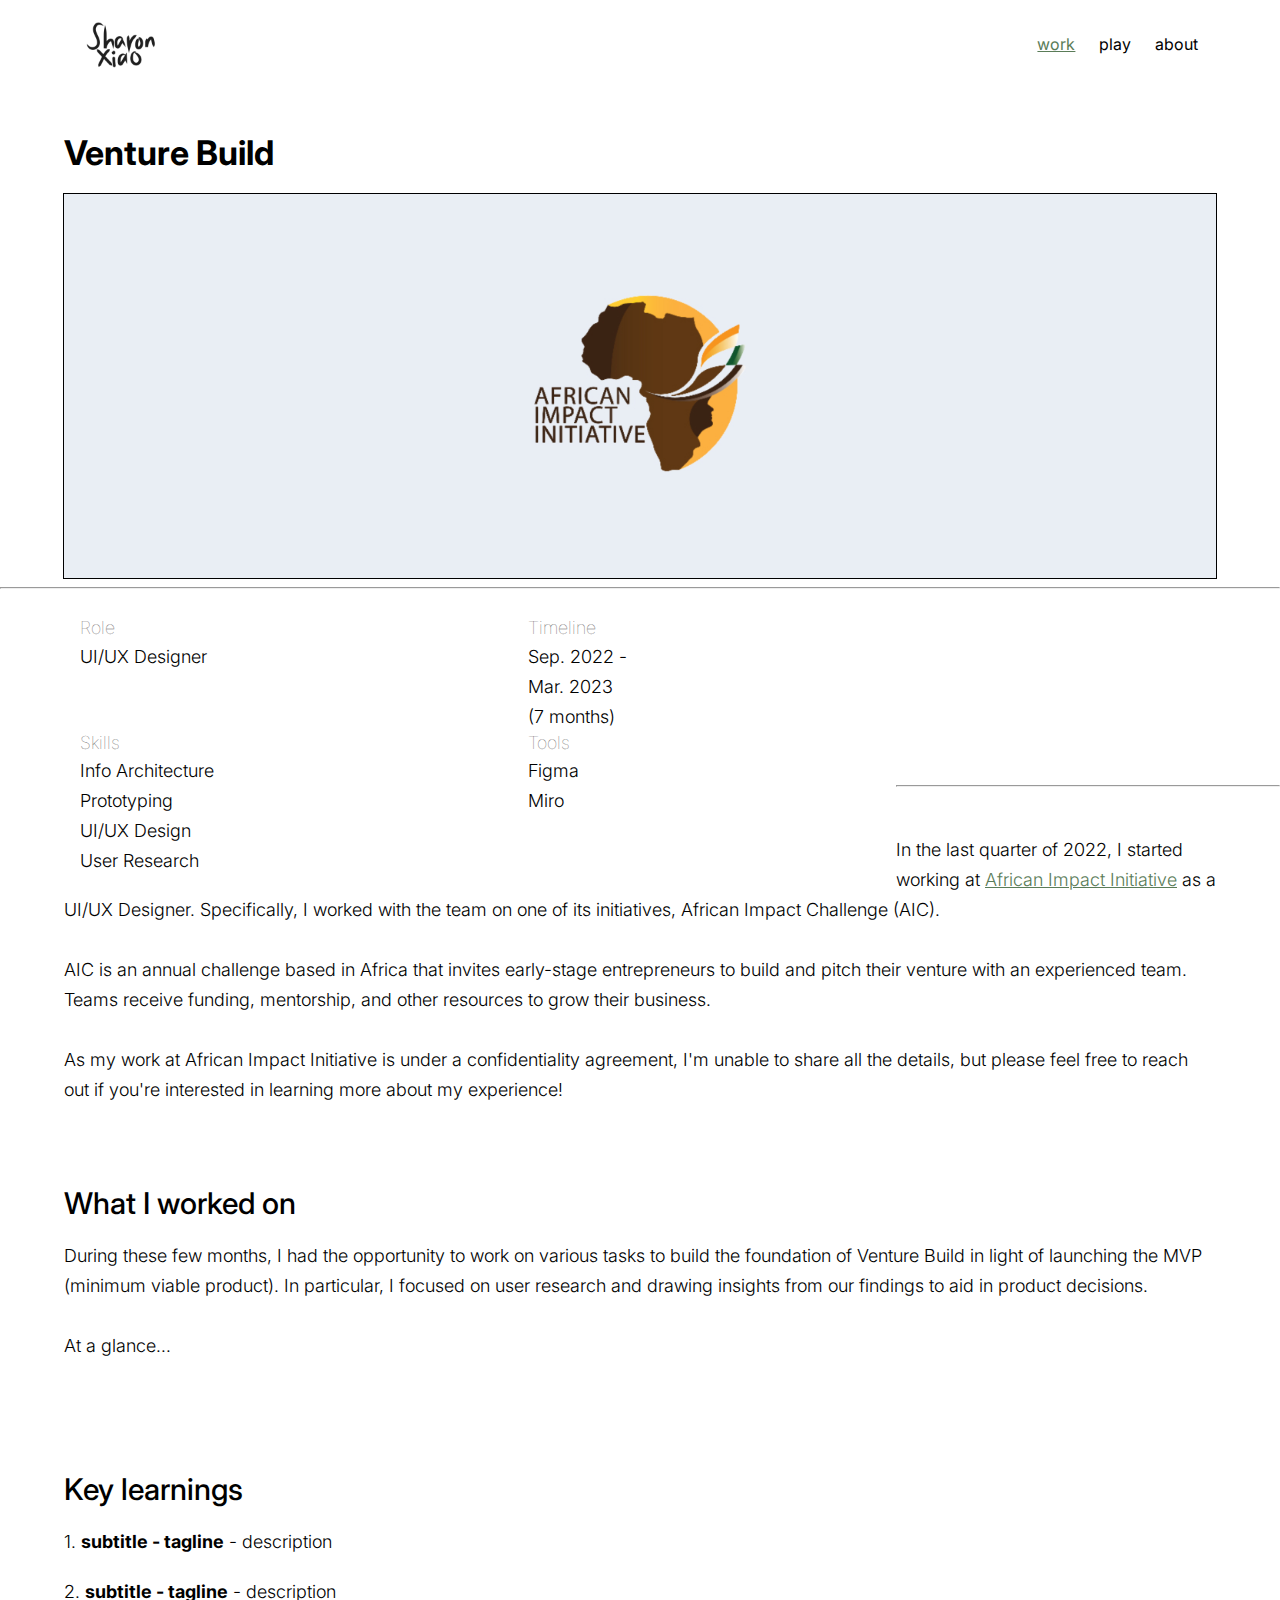
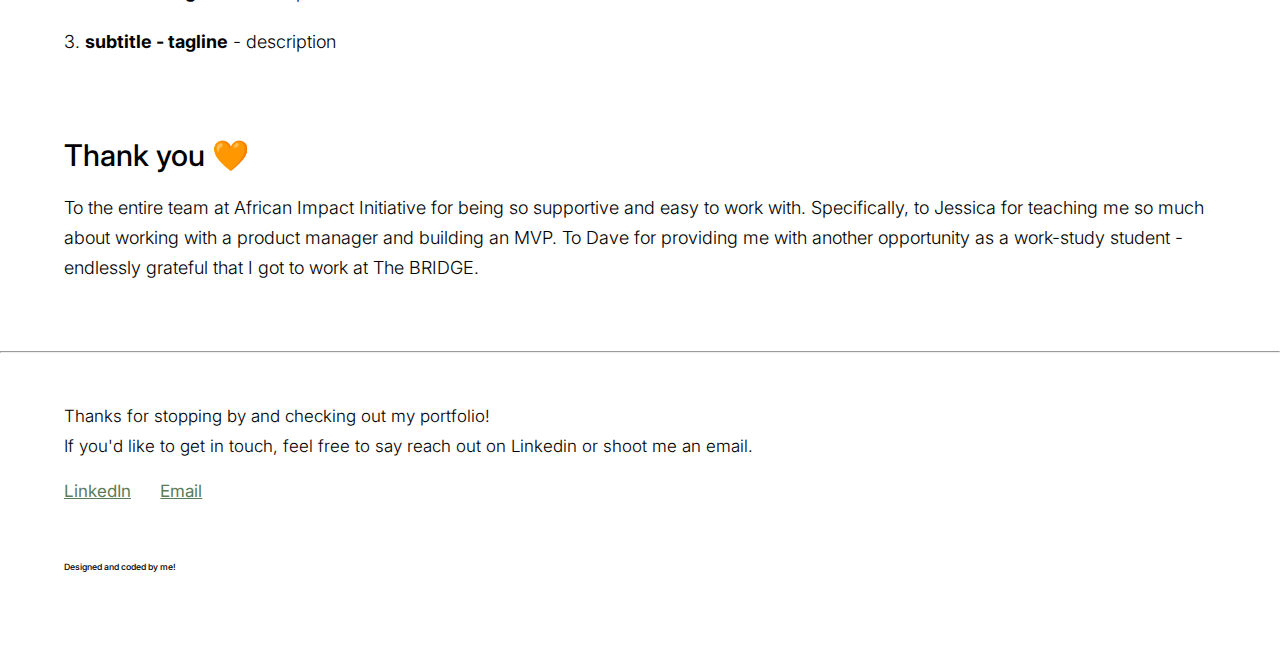
<file: vb.html>
<!DOCTYPE html>
<html lang="en">
    <head>
        <!-- Required meta tags-->
        <meta charset = "utf-8"/>
        <meta name = "viewport" content = "width=device-width, initial-scale=1"/>
        <meta name="author" content="Sharon Xiao"/>

        <!-- Bootstrap CSS -->
        <link rel = "stylesheet"
            href="https://cdn.jsdelivr.net/npm/bootstrap@4.5.3/dist/css/bootstrap.min.css"
            integrity = "sha384-TX8t27EcRE3e/ihU7zmQxVncDAy5uIKz4rEkgIXeMed4M0jlfIDPvg6uqKI2xXr2"
            crossorigin = "anonymous">

        <!-- Fonts -->
        <link rel="preconnect" href="https://fonts.googleapis.com">
        <link rel="preconnect" href="https://fonts.gstatic.com" crossorigin>
        <link href="https://fonts.googleapis.com/css2?family=Inter:wght@200;300;400;500&display=swap" rel="stylesheet">

        <link rel = "stylesheet" type="text/css" href = "amacss.css">
        <title>Venture Build — Sharon Xiao</title>
        <link rel="shortcut icon" type="image/x-icon" href="favicon.ico"/>
    </head>
    <body>
        <!-- JavaScript: jQuery and Bootstrap bundle -->
        <script src = "https://code.jquery.com/jquery-3.5.1.slim.min.js"
            integrity = "sha384-DfXdz2htPH0lsSSs5nCTpuj/zy4C+OGpamoFVy38MVBnE+IbbVYUew+OrCXaRkfj"
            crossorigin = "anonymous">
        </script>
        <script src = "https://cdn.jsdelivr.net/npm/bootstrap@4.5.3/dist/js/bootstrap.bundle.min.js"
            integrity="sha384-ho+j7jyWK8fNQe+A12Hb8AhRq26LrZ/JpcUGGOn+Y7RsweNrtN/tE3MoK7ZeZDyx"
            crossorigin = "anonymous">
        </script>

        <header class = "container">
            <div class = "navbar">
                <div class = "logo">
                    <a href = "index.html"><img src = "media/logo.png" alt = "logo"/></a>
                </div>
                <div class = "nav" id = "myNav">
                    <a href = "index.html" style = "color:#5A7C58"><u>work</u></a>
                    <a href = "play.html">play</a>
                    <a href = "about.html">about</a>
                </div>
            </div>
        </header>

        <div class = "container text-left">
            <h1>Venture Build</h1>
            <br>
            <img src = "media/vbCover.jpg"  class = "pageCoverPic"/>
            <hr>
            <br>
            <div class = "column1">
                <h4>Role</h4>
                <p>UI/UX Designer</p>
            </div>
            <div class = "column1">
                <h4>Timeline</h4>
                <p>Sep. 2022 - <br>Mar. 2023<br>(7 months)</p>
            </div>
            <div class = "column2">
                <h4>Skills</h4>
                <ul style = "list-style-type:none;">
                    <li>Info Architecture</li>
                    <li>Prototyping</li>
                    <li>UI/UX Design</li>
                    <li>User Research</li>
                </ul>  
            </div>
            <div class = "column2">
                <h4>Tools</h4>
                <ul style = "list-style-type:none;">
                    <li>Figma</li>
                    <li>Miro</li>
                    <li><br></li>
                    <li><br></li>
                </ul>  
            </div>
            <br><br><br><br><br><br><br><br>
            <hr>
            <br><br>
            <p>
                In the last quarter of 2022, I started working at <a href = "https://www.africanimpact.ca" target = "_blank">African Impact Initiative</a> as a UI/UX Designer. Specifically, I worked with the team on one of its initiatives, African Impact Challenge (AIC).
                <br><br>
                AIC is an annual challenge based in Africa that invites early-stage entrepreneurs to build and pitch their venture with an experienced team. Teams receive funding, mentorship, and other resources to grow their business.
                <br><br>
                As my work at African Impact Initiative is under a confidentiality agreement, I'm unable to share all the details, but please feel free to reach out if you're interested in learning more about my experience!
            </p>
            <br><br><br><br>
            <h2>What I worked on</h2>
            <br>
            <p>
                During these few months, I had the opportunity to work on various tasks to build the foundation of Venture Build in light of launching the MVP (minimum viable product). 
                In particular, I focused on user research and drawing insights from our findings to aid in product decisions.
                <br><br>
                At a glance...
                <br><br>
            </p>
            <br><br><br><br>
            <h2>Key learnings</h2>
            <br>
            <p>
                1. <b><b>subtitle - tagline</b></b> - description
            </p>
            <br>
            <p>
                2. <b><b>subtitle - tagline</b></b> - description
            </p>
            <br>
            <p>
                3. <b><b>subtitle - tagline</b></b> - description
            </p>
            <br><br><br><br>
            <h2>Thank you 🧡</h2>
            <br>
            <p>
                To the entire team at African Impact Initiative for being so supportive and easy to work with. Specifically, to Jessica for teaching me so much about working with a product manager and building an MVP. 
                To Dave for providing me with another opportunity as a work-study student - endlessly grateful that I got to work at The BRIDGE.
            </p>
            <br>
        </div>
        <br><br>
        
        <hr><br><br>

        <footer class = "container">
            <div class = "footer">
                <p>Thanks for stopping by and checking out my portfolio!<br> If you'd like to get in touch, feel free to say reach out on Linkedin or shoot me an email.</p>
            </div>
            <br>
            <div class = "links">
                <a href = "https://www.linkedin.com/in/sharxiao/" target = "_blank">LinkedIn</a>
                <a href = "mailto:sharon.xiao@mail.utoronto.ca" target = "_blank">Email</a>
            </div>
            <br><br>
            <div class = "credits">
                <h6>Designed and coded by me!</h6>
                <br>
            </div>
        </footer>
    </body>
</html>
</file>
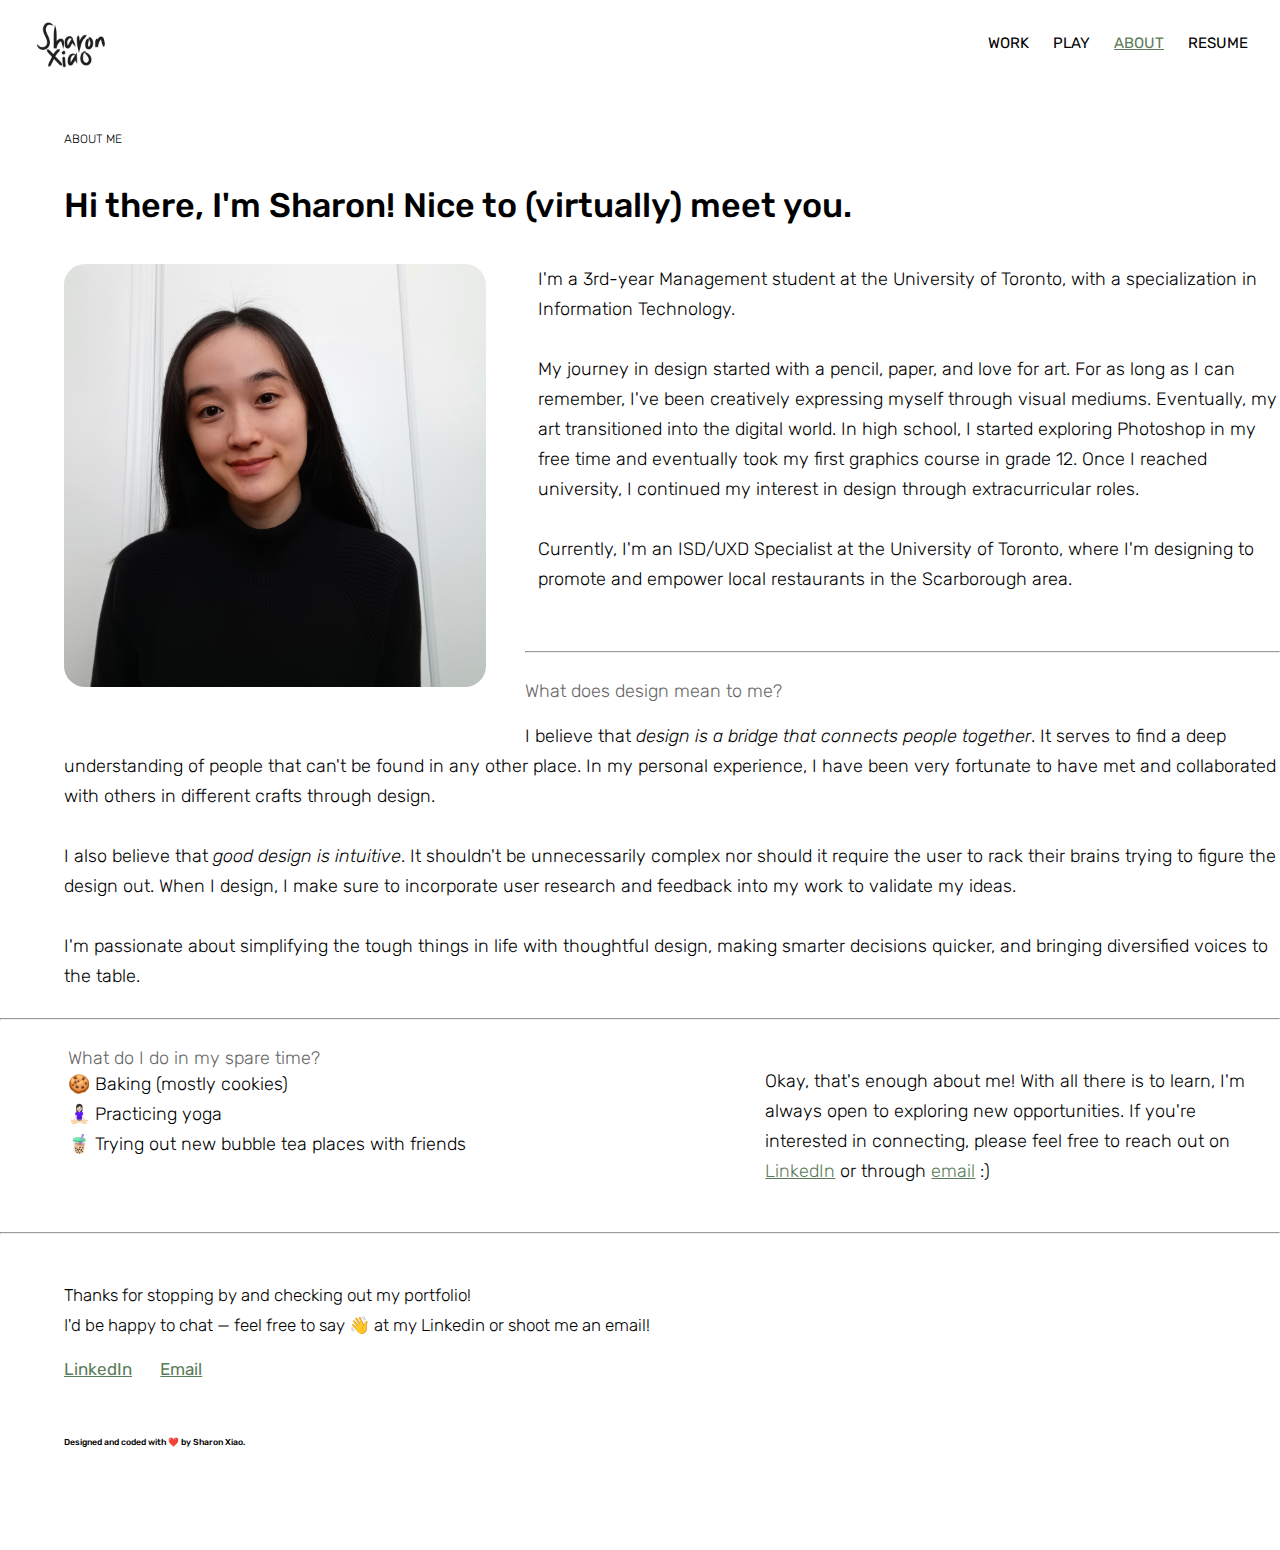
<file: src/about.html>
<!DOCTYPE html>
<html lang="en">
    <head>
        <!-- Required meta tags-->
        <meta charset = "utf-8"/>
        <meta name = "viewport" content = "width=device-width, initial-scale=1"/>
        <meta name="author" content="Sharon Xiao"/>

        <!-- Bootstrap CSS -->
        <link rel = "stylesheet"
            href="https://cdn.jsdelivr.net/npm/bootstrap@4.5.3/dist/css/bootstrap.min.css"
            integrity = "sha384-TX8t27EcRE3e/ihU7zmQxVncDAy5uIKz4rEkgIXeMed4M0jlfIDPvg6uqKI2xXr2"
            crossorigin = "anonymous">

        <!-- Fonts -->
        <link rel="preconnect" href="https://fonts.googleapis.com"> 
        <link rel="preconnect" href="https://fonts.gstatic.com" crossorigin> 
        <link href="https://fonts.googleapis.com/css2?family=Rubik&display=swap" rel="stylesheet">
        <link href="https://fonts.googleapis.com/css2?family=Rubik:wght@300&display=swap" rel="stylesheet">

        <link rel = "stylesheet" type="text/css" href = "about.css">
        <title>About — Sharon Xiao</title>
        <link rel="shortcut icon" type="image/x-icon" href="favicon.ico"/>
    </head>
    <body>
        <!-- JavaScript: jQuery and Bootstrap bundle -->
        <script src = "https://code.jquery.com/jquery-3.5.1.slim.min.js"
            integrity = "sha384-DfXdz2htPH0lsSSs5nCTpuj/zy4C+OGpamoFVy38MVBnE+IbbVYUew+OrCXaRkfj"
            crossorigin = "anonymous">
        </script>
        <script src = "https://cdn.jsdelivr.net/npm/bootstrap@4.5.3/dist/js/bootstrap.bundle.min.js"
            integrity="sha384-ho+j7jyWK8fNQe+A12Hb8AhRq26LrZ/JpcUGGOn+Y7RsweNrtN/tE3MoK7ZeZDyx"
            crossorigin = "anonymous">
        </script>

        <header class = "container">
            <div class = "navbar">
                <div class = "logo">
                    <a href = "index.html"><img src = "media/logo.png" alt = "logo"/></a>
                </div>
                <div class = "nav" id = "myNav">
                    <a href = "index.html">WORK</a>
                    <a href = "play.html">PLAY</a>
                    <a href = "about.html" style = "color:#5A7C58"><u>ABOUT</u></a>
                    <a href = "https://drive.google.com/file/d/1obxe-x1tWLbcAGQA-K02jR0PNWLRT3pb/view?usp=sharing" target="_blank">RESUME</a>
                </div>
            </div>
        </header>

        <div class = "container text-left">
            <h2>ABOUT ME</h2>
            <h3>Hi there, I'm Sharon! Nice to (virtually) meet you.</h3>
            <img src = "media/me.jpg" class = "me">
            <h4>
                I'm a 3rd-year Management student at the University of Toronto, with a specialization in Information Technology.
                <br><br>
                My journey in design started with a pencil, paper, and love for art. For as long as I can remember, I've been creatively expressing myself through visual mediums.
                Eventually, my art transitioned into the digital world. In high school, I started exploring Photoshop in my free time and eventually took my first graphics course in grade 12.
                Once I reached university, I continued my interest in design through extracurricular roles.
                <br><br>
                Currently, I'm an ISD/UXD Specialist at the University of Toronto, where I'm designing to promote and empower local restaurants in the Scarborough area.
                <br><br>
            </h4>
            <br>
            <hr>
            <br>
            <h5>What does design mean to me?</h5>
            <br>
            <p> 
                I believe that <i>design is a bridge that connects people together</i>. It serves to find a deep understanding of people that can't be found in any other place. In my personal experience, 
                I have been very fortunate to have met and collaborated with others in different crafts through design.
                <br><br>
                I also believe that <i>good design is intuitive</i>. It shouldn't be unnecessarily complex nor should it require the user to rack their brains trying to figure the design out.
                When I design, I make sure to incorporate user research and feedback into my work to validate my ideas.
                <br><br>
                I'm passionate about simplifying the tough things in life with thoughtful design, making smarter decisions quicker, and bringing diversified voices to the table.
            </p>
            <br>
            <hr>
            <br>
            <div class = "column1">
                <h5>What do I do in my spare time?</h5>
            </div>
            <div class = "column1">
                <ul style = "list-style-type:none;">
                    <li>🍪 Baking (mostly cookies)</li>
                    <li>🧘🏻‍♀️ Practicing yoga</li>
                    <li>🧋 Trying out new bubble tea places with friends</li>
                </ul>
                <br><br><br>
            </div>
            <br>
            <p>
                Okay, that's enough about me! With all there is to learn, I'm always open to exploring new opportunities. If you're interested in connecting, please
                feel free to reach out on <a href = "https://www.linkedin.com/in/sharxiao/" target = "_blank">LinkedIn</a> or through <a href = "mailto:sharon.xiao@mail.utoronto.ca" target = "_blank">email</a> :)
            </p>
        </div><br><br>

        <hr><br><br>

        <footer class = "container">
            <div class = "footer">
                <p>Thanks for stopping by and checking out my portfolio!<br> I'd be happy to chat — feel free to say 👋 at my Linkedin or shoot me an email!</p>
            </div>
            <br>
            <div class = "links">
                <a href = "https://www.linkedin.com/in/sharxiao/" target = "_blank">LinkedIn</a>
                <a href = "mailto:sharon.xiao@mail.utoronto.ca" target = "_blank">Email</a>
            </div>
            <br><br>
            <div class = "credits">
                <h6>Designed and coded with ❤️ by Sharon Xiao.</h6>
            </div>
        </footer>
    </body>
</html>
</file>
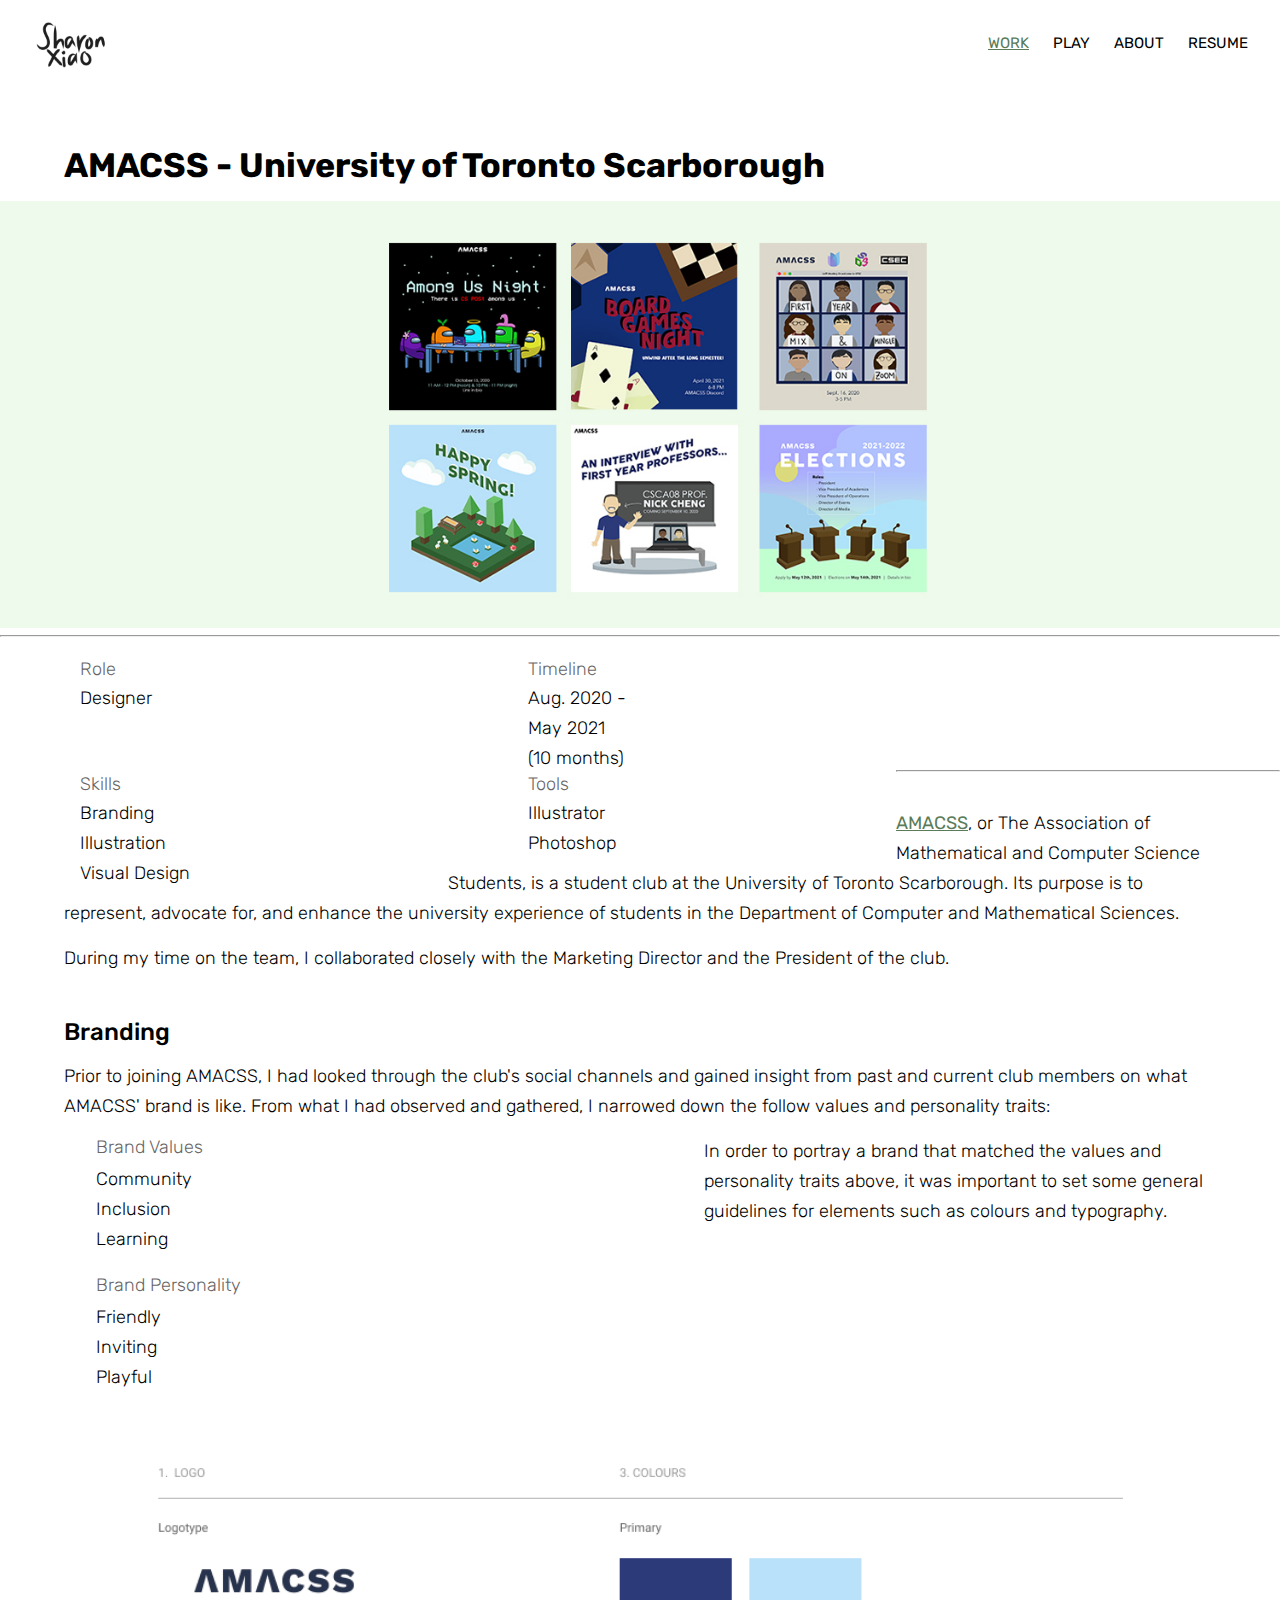
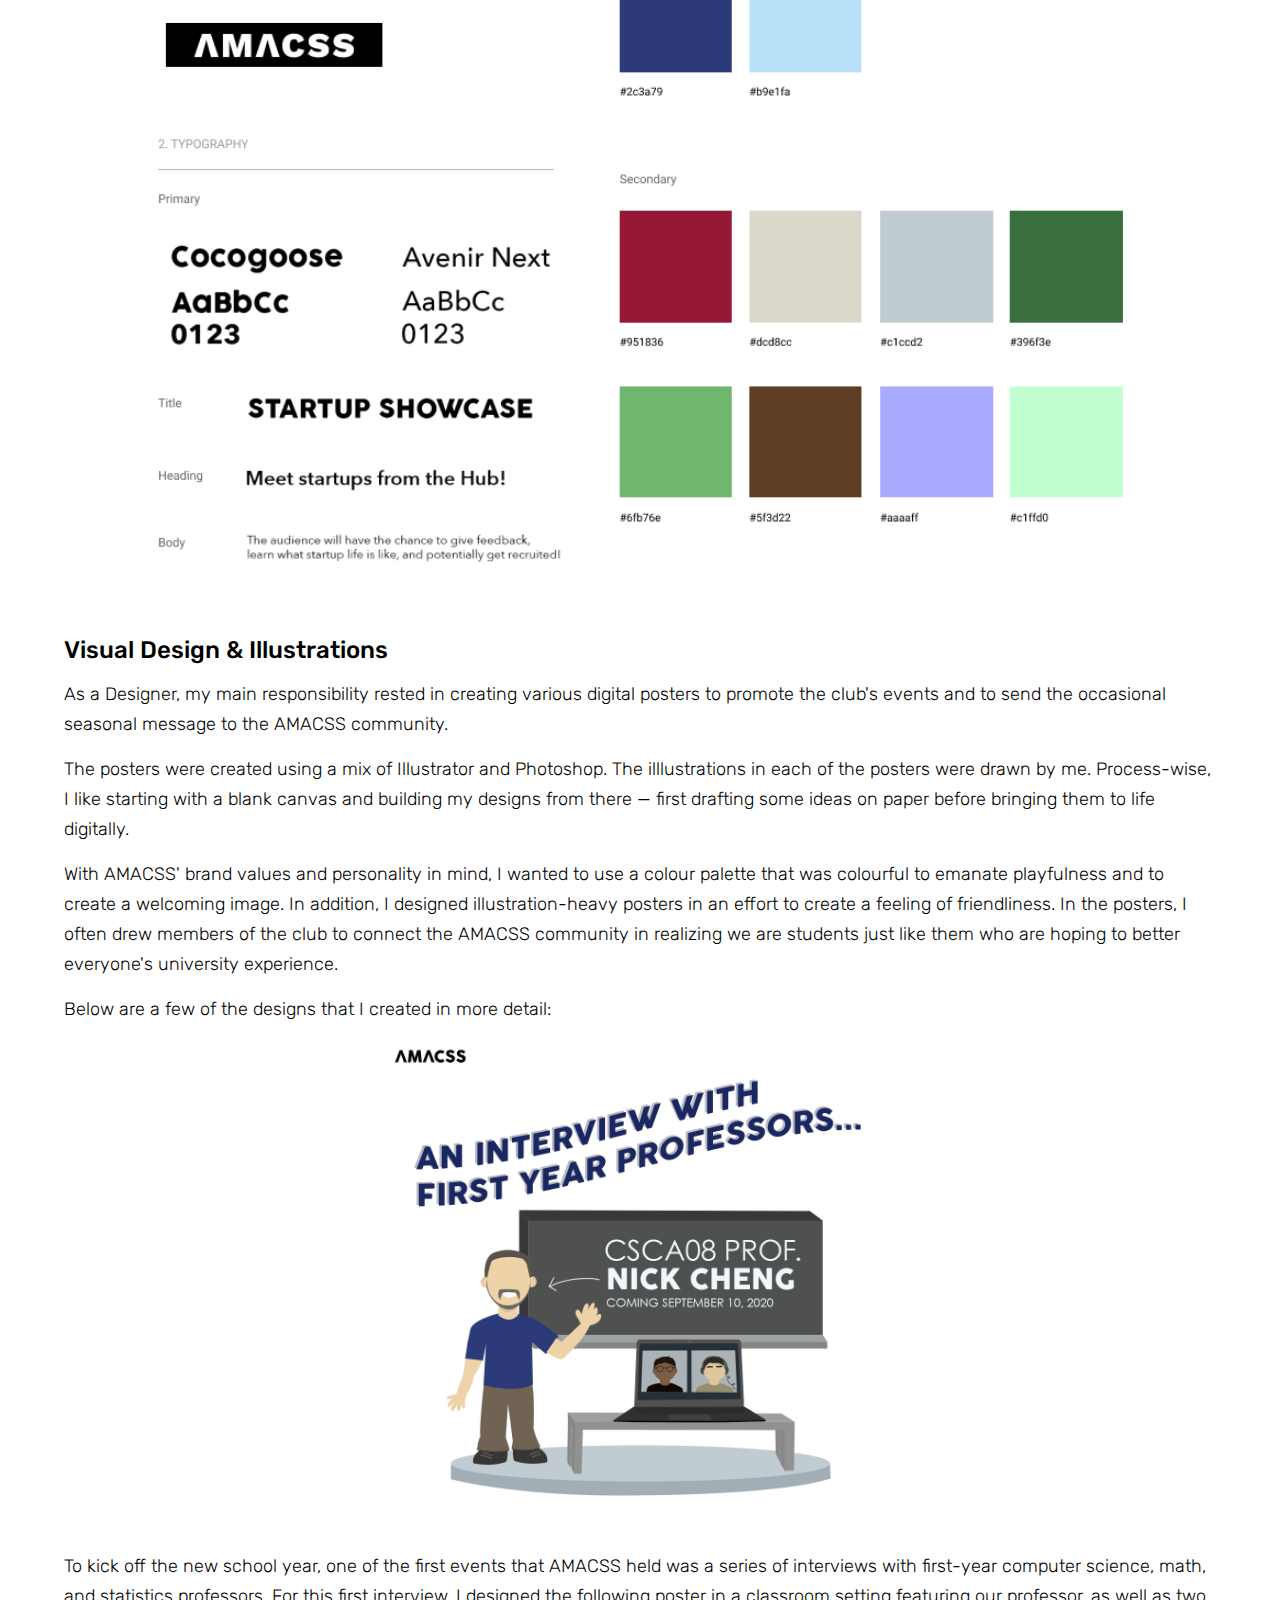
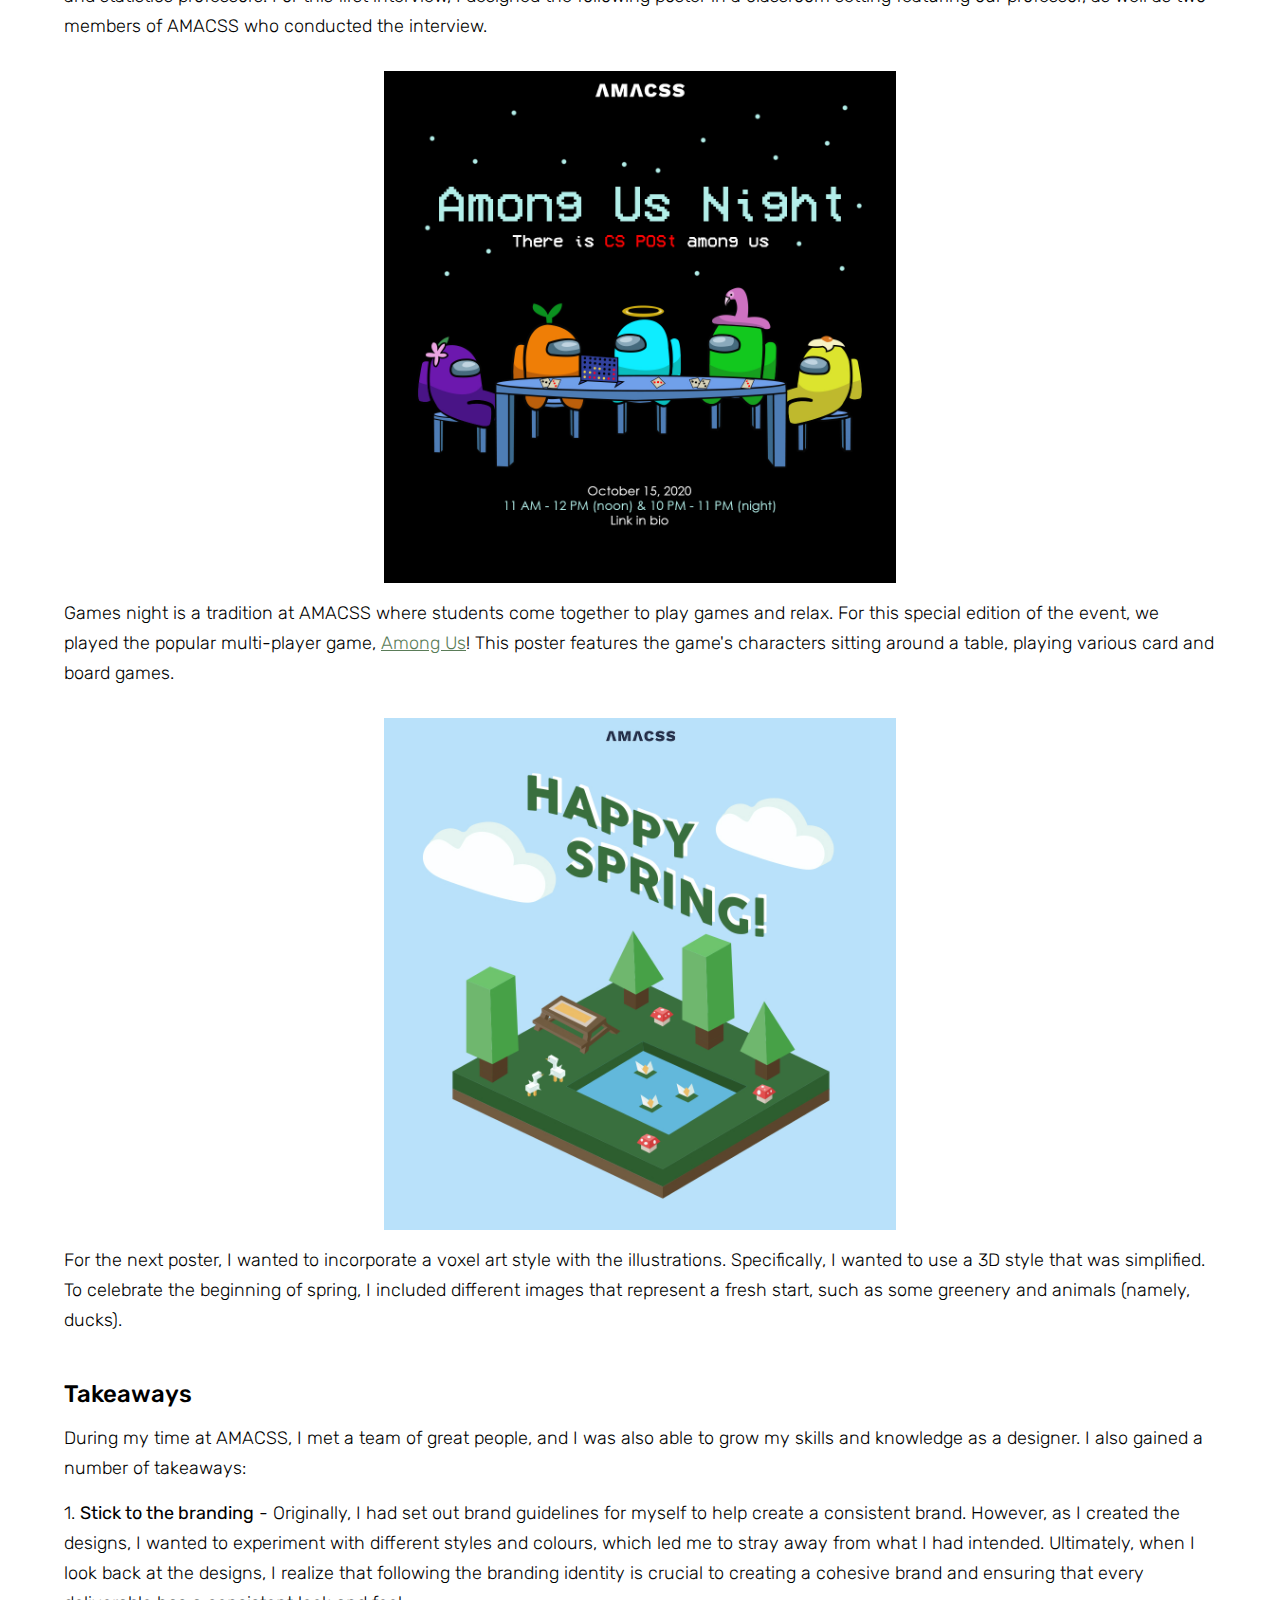
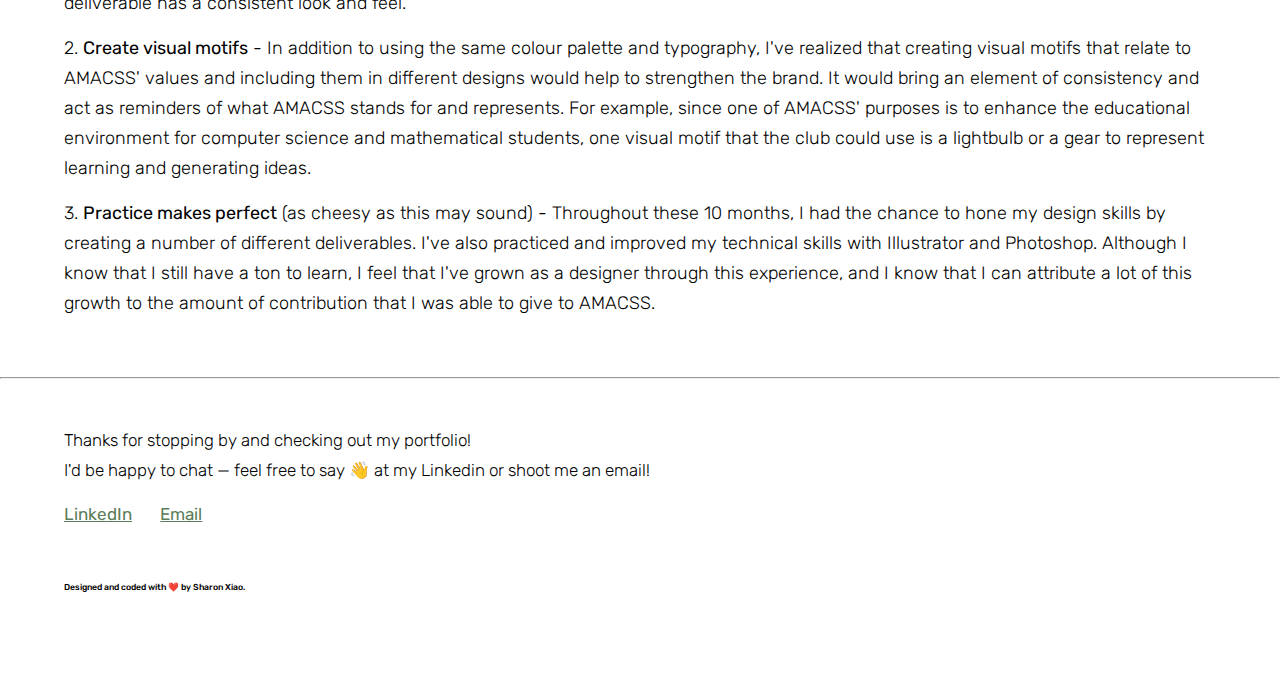
<file: src/amacss.html>
<!DOCTYPE html>
<html lang="en">
    <head>
        <!-- Required meta tags-->
        <meta charset = "utf-8"/>
        <meta name = "viewport" content = "width=device-width, initial-scale=1.0"/>
        <meta name="author" content="Sharon Xiao"/>

        <!-- Bootstrap CSS -->
        <link rel = "stylesheet"
            href="https://cdn.jsdelivr.net/npm/bootstrap@4.5.3/dist/css/bootstrap.min.css"
            integrity = "sha384-TX8t27EcRE3e/ihU7zmQxVncDAy5uIKz4rEkgIXeMed4M0jlfIDPvg6uqKI2xXr2"
            crossorigin = "anonymous">

        <!-- Fonts -->
        <link rel="preconnect" href="https://fonts.googleapis.com"> 
        <link rel="preconnect" href="https://fonts.gstatic.com" crossorigin> 
        <link href="https://fonts.googleapis.com/css2?family=Rubik&display=swap" rel="stylesheet">
        <link href="https://fonts.googleapis.com/css2?family=Rubik:wght@300&display=swap" rel="stylesheet">

        <link rel = "stylesheet" type="text/css" href = "amacss.css">
        <title>AMACSS — Sharon Xiao</title>
        <link rel="shortcut icon" type="image/x-icon" href="favicon.ico"/>
    </head>
    <body>
        <!-- JavaScript: jQuery and Bootstrap bundle -->
        <script src = "https://code.jquery.com/jquery-3.5.1.slim.min.js"
            integrity = "sha384-DfXdz2htPH0lsSSs5nCTpuj/zy4C+OGpamoFVy38MVBnE+IbbVYUew+OrCXaRkfj"
            crossorigin = "anonymous">
        </script>
        <script src = "https://cdn.jsdelivr.net/npm/bootstrap@4.5.3/dist/js/bootstrap.bundle.min.js"
            integrity="sha384-ho+j7jyWK8fNQe+A12Hb8AhRq26LrZ/JpcUGGOn+Y7RsweNrtN/tE3MoK7ZeZDyx"
            crossorigin = "anonymous">
        </script>

        <header class = "container">
            <div class = "navbar">
                <div class = "logo">
                    <a href = "index.html"><img src = "media/logo.png" alt = "logo"/></a>
                </div>
                <div class = "nav" id = "myNav">
                    <a href = "index.html" style = "color:#5A7C58"><u>WORK</u></a>
                    <a href = "play.html">PLAY</a>
                    <a href = "about.html">ABOUT</a>
                    <a href = "https://drive.google.com/file/d/1obxe-x1tWLbcAGQA-K02jR0PNWLRT3pb/view?usp=sharing" target="_blank">RESUME</a>
                </div>
            </div>
        </header>

        <div class = "container text-left">
            <pre>
                <h1>AMACSS - University of Toronto Scarborough</h1>
                <br>
                <img src = "media/amacssCover.jpg"  class = "amacssCoverPic"/>
                <hr>
                <br>
                <div class = "column1">
                    <h4>Role</h4>
                    <p>Designer</p>
                </div>
                <div class = "column1">
                    <h4>Timeline</h4>
                    <p>Aug. 2020 - <br>May 2021<br>(10 months)</p>
                </div>
                <div class = "column1">
                    <h4>Skills</h4>
                    <ul style = "list-style-type:none;">
                        <li>Branding</li>
                        <li>Illustration</li>
                        <li>Visual Design</li>
                    </ul>  
                </div>
                <div class = "column1">
                    <h4>Tools</h4>
                    <ul style = "list-style-type:none;">
                        <li>Illustrator</li>
                        <li>Photoshop</li>
                    </ul>  
                </div>
                <br><br><br><br><br><br><br>
                <hr>
                <br><br>
                <p>
                    <b><a href ="https://amacss.org/" target = "_blank">AMACSS</a></b>, or The Association of Mathematical and Computer Science Students, is a student club at the University of Toronto Scarborough.
                    Its purpose is to represent, advocate for, and enhance the university experience of students in the Department of Computer and Mathematical Sciences.
                </p>
                <br>
                <p>During my time on the team, I collaborated closely with the Marketing Director and the President of the club.</p>
                <br><br><br>
                <h2>Branding</h2>
                <br>
                <p>
                    Prior to joining AMACSS, I had looked through the club's social channels and gained insight from past and current club members on what AMACSS' brand is like.
                    From what I had observed and gathered, I narrowed down the follow values and personality traits:
                </p><br>
                <div class = "column2">
                    <h4>Brand Values</h4>
                    <ul style = "list-style-type:none;">
                        <li>Community</li>
                        <li>Inclusion</li>
                        <li>Learning</li>
                    </ul>  
                </div>
                <div class = "column2">
                    <h4>Brand Personality</h4>
                    <ul style = "list-style-type:none;">
                        <li>Friendly</li>
                        <li>Inviting</li>
                        <li>Playful</li>
                    </ul>
                </div>
                <p>
                    In order to portray a brand that matched the values and personality traits above, it was important to set some general guidelines for elements such as colours and typography.
                </p>
                <img src = "media/brand.png" class = "brand">
                <br><br>
                <h2>Visual Design & Illustrations</h2>
                <br>
                <p> As a Designer, my main responsibility rested in creating various digital posters to promote the club's events and to send the occasional seasonal message to the AMACSS community.</p>
                <br>
                <p>
                    The posters were created using a mix of Illustrator and Photoshop. The illlustrations in each of the posters were drawn by me. Process-wise, I like starting with a blank canvas and building my designs from there — first
                    drafting some ideas on paper before bringing them to life digitally.
                </p>
                <br>
                <p>
                    With AMACSS' brand values and personality in mind, I wanted to use a colour palette that was colourful to emanate playfulness and to create a welcoming image. In addition, I designed illustration-heavy posters in an effort
                    to create a feeling of friendliness. In the posters, I often drew members of the club to connect the AMACSS community in realizing we are students just like them who are hoping to better everyone's university experience.
                </p>
                <br>
                <p>Below are a few of the designs that I created in more detail:</p>
                <br>
                <img src = "media/nick.jpg" class = "visuals">
                <p>
                    To kick off the new school year, one of the first events that AMACSS held was a series of interviews with first-year computer science, math, and statistics professors.
                    For this first interview, I designed the following poster in a classroom setting featuring our professor, as well as two members of AMACSS who conducted the interview.
                </p>
                <br><br>
                <img src = "media/amongUs.jpg" class = "visuals">
                <br>
                <p>
                    Games night is a tradition at AMACSS where students come together to play games and relax. For this special edition of the event, we played the popular multi-player game, <a href = "https://innersloth.itch.io/among-us" target = "_blank">Among Us</a>!
                    This poster features the game's characters sitting around a table, playing various card and board games.
                </p>
                <br><br>
                <img src = "media/spring.jpg" class = "visuals">
                <br>
                <p>
                    For the next poster, I wanted to incorporate a voxel art style with the illustrations. Specifically, I wanted to use a 3D style that was simplified.
                    To celebrate the beginning of spring, I included different images that represent a fresh start, such as some greenery and animals (namely, ducks).
                </p>
                <br><br><br>
                <h2>Takeaways</h2>
                <br>
                <p>During my time at AMACSS, I met a team of great people, and I was also able to grow my skills and knowledge as a designer. I also gained a number of takeaways:</p>
                <br>
                <p>
                    1. <b>Stick to the branding</b> - Originally, I had set out brand guidelines for myself to help create a consistent brand. However, as I created the designs, I wanted to experiment with different styles and colours, which led me to stray away from what I had intended.
                    Ultimately, when I look back at the designs, I realize that following the branding identity is crucial to creating a cohesive brand and ensuring that every deliverable has a consistent look and feel. 
                </p>
                <br>
                <p>
                    2. <b>Create visual motifs</b> - In addition to using the same colour palette and typography, I've realized that creating visual motifs that relate to AMACSS' values and including them in different designs would help to strengthen the brand. It would bring an element
                    of consistency and act as reminders of what AMACSS stands for and represents. For example, since one of AMACSS' purposes is to enhance the educational environment for computer science and mathematical students, one visual motif that the club could use is a lightbulb or a gear
                    to represent learning and generating ideas.
                </p>
                <br>
                <p>
                    3. <b>Practice makes perfect</b> (as cheesy as this may sound) - Throughout these 10 months, I had the chance to hone my design skills by creating a number of different deliverables. I've also practiced and improved my technical skills with Illustrator and Photoshop.
                    Although I know that I still have a ton to learn, I feel that I've grown as a designer through this experience, and I know that I can attribute a lot of this growth to the amount of contribution that I was able to give to AMACSS.
                </p>
            </pre>
        </div>
        
        <br><br>
        <hr>
        <br><br>

        <footer class = "container">
            <div class = "footer">
                <p>Thanks for stopping by and checking out my portfolio!<br> I'd be happy to chat — feel free to say 👋 at my Linkedin or shoot me an email!</p>
            </div>
            <br>
            <div class = "links">
                <a href = "https://www.linkedin.com/in/sharxiao/" target = "_blank">LinkedIn</a>
                <a href = "mailto:sharon.xiao@mail.utoronto.ca" target = "_blank">Email</a>
            </div>
            <br><br>
            <div class = "credits">
                <h6>Designed and coded with ❤️ by Sharon Xiao.</h6>
            </div>
        </footer>
    </body>
</html>
</file>
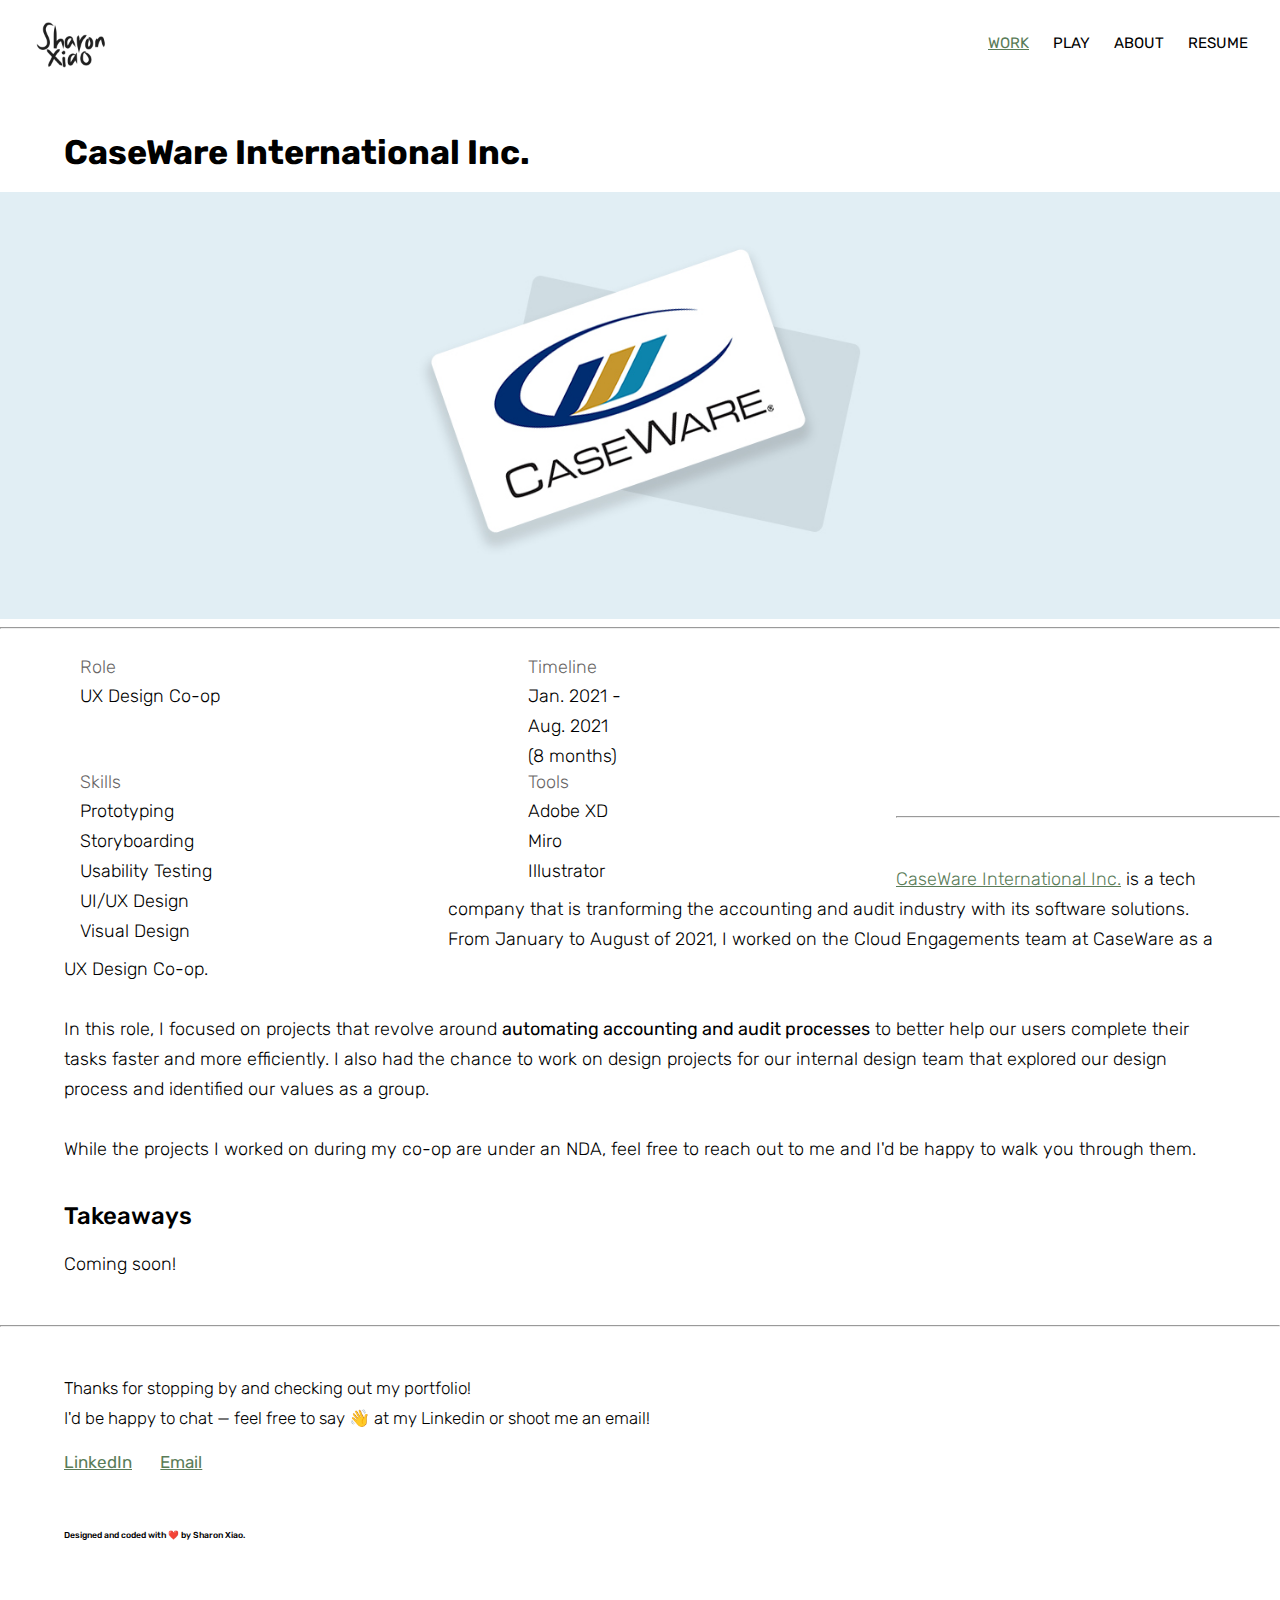
<file: src/caseware.html>
<!DOCTYPE html>
<html lang="en">
    <head>
        <!-- Required meta tags-->
        <meta charset = "utf-8"/>
        <meta name = "viewport" content = "width=device-width, initial-scale=1"/>
        <meta name="author" content="Sharon Xiao"/>

        <!-- Bootstrap CSS -->
        <link rel = "stylesheet"
            href="https://cdn.jsdelivr.net/npm/bootstrap@4.5.3/dist/css/bootstrap.min.css"
            integrity = "sha384-TX8t27EcRE3e/ihU7zmQxVncDAy5uIKz4rEkgIXeMed4M0jlfIDPvg6uqKI2xXr2"
            crossorigin = "anonymous">

        <!-- Fonts -->
        <link rel="preconnect" href="https://fonts.googleapis.com"> 
        <link rel="preconnect" href="https://fonts.gstatic.com" crossorigin> 
        <link href="https://fonts.googleapis.com/css2?family=Rubik&display=swap" rel="stylesheet">
        <link href="https://fonts.googleapis.com/css2?family=Rubik:wght@300&display=swap" rel="stylesheet">

        <link rel = "stylesheet" type="text/css" href = "amacss.css">
        <title>CaseWare — Sharon Xiao</title>
        <link rel="shortcut icon" type="image/x-icon" href="favicon.ico"/>
    </head>
    <body>
        <!-- JavaScript: jQuery and Bootstrap bundle -->
        <script src = "https://code.jquery.com/jquery-3.5.1.slim.min.js"
            integrity = "sha384-DfXdz2htPH0lsSSs5nCTpuj/zy4C+OGpamoFVy38MVBnE+IbbVYUew+OrCXaRkfj"
            crossorigin = "anonymous">
        </script>
        <script src = "https://cdn.jsdelivr.net/npm/bootstrap@4.5.3/dist/js/bootstrap.bundle.min.js"
            integrity="sha384-ho+j7jyWK8fNQe+A12Hb8AhRq26LrZ/JpcUGGOn+Y7RsweNrtN/tE3MoK7ZeZDyx"
            crossorigin = "anonymous">
        </script>

        <header class = "container">
            <div class = "navbar">
                <div class = "logo">
                    <a href = "index.html"><img src = "media/logo.png" alt = "logo"/></a>
                </div>
                <div class = "nav" id = "myNav">
                    <a href = "index.html" style = "color:#5A7C58"><u>WORK</u></a>
                    <a href = "play.html">PLAY</a>
                    <a href = "about.html">ABOUT</a>
                    <a href = "https://drive.google.com/file/d/1obxe-x1tWLbcAGQA-K02jR0PNWLRT3pb/view?usp=sharing" target="_blank">RESUME</a>
                </div>
            </div>
        </header>

        <div class = "container text-left">
            <h1>CaseWare International Inc.</h1>
            <br>
            <img src = "media/casewareCover.jpg"  class = "amacssCoverPic"/>
            <hr>
            <br>
            <div class = "column1">
                <h4>Role</h4>
                <p>UX Design Co-op</p>
            </div>
            <div class = "column1">
                <h4>Timeline</h4>
                <p>Jan. 2021 - <br>Aug. 2021<br>(8 months)</p>
            </div>
            <div class = "column1">
                <h4>Skills</h4>
                <ul style = "list-style-type:none;">
                    <li>Prototyping</li>
                    <li>Storyboarding</li>
                    <li>Usability Testing</li>
                    <li>UI/UX Design</li>
                    <li>Visual Design</li>
                </ul>  
            </div>
            <div class = "column1">
                <h4>Tools</h4>
                <ul style = "list-style-type:none;">
                    <li>Adobe XD</li>
                    <li>Miro</li>
                    <li>Illustrator</li>
                </ul>  
            </div>
            <br><br><br><br><br><br><br><br>
            <hr>
            <br><br>
            <p>
                <a href = "https://www.caseware.com/" target = "_blank">CaseWare International Inc.</a> is a tech company that is tranforming the accounting and audit industry with its software solutions.
                From January to August of 2021, I worked on the Cloud Engagements team at CaseWare as a UX Design Co-op.
                <br><br>
                In this role, I focused on projects that revolve around <b>automating
                accounting and audit processes</b> to better help our users complete their tasks faster and more efficiently. I also had the chance to work on design projects for our internal design team that
                explored our design process and identified our values as a group.
                
                <br><br>
                While the projects I worked on during my co-op are under an NDA, feel free to reach out to me and I'd be happy to walk you through them.
            </p>
            <br><br>
            <h2>Takeaways</h2>
            <br>
            <p>Coming soon!</p>
        </div><br><br>
        
        <hr><br><br>

        <footer class = "container">
            <div class = "footer">
                <p>Thanks for stopping by and checking out my portfolio!<br> I'd be happy to chat — feel free to say 👋 at my Linkedin or shoot me an email!</p>
            </div>
            <br>
            <div class = "links">
                <a href = "https://www.linkedin.com/in/sharxiao/" target = "_blank">LinkedIn</a>
                <a href = "mailto:sharon.xiao@mail.utoronto.ca" target = "_blank">Email</a>
            </div>
            <br><br>
            <div class = "credits">
                <h6>Designed and coded with ❤️ by Sharon Xiao.</h6>
            </div>
        </footer>
    </body>
</html>
</file>
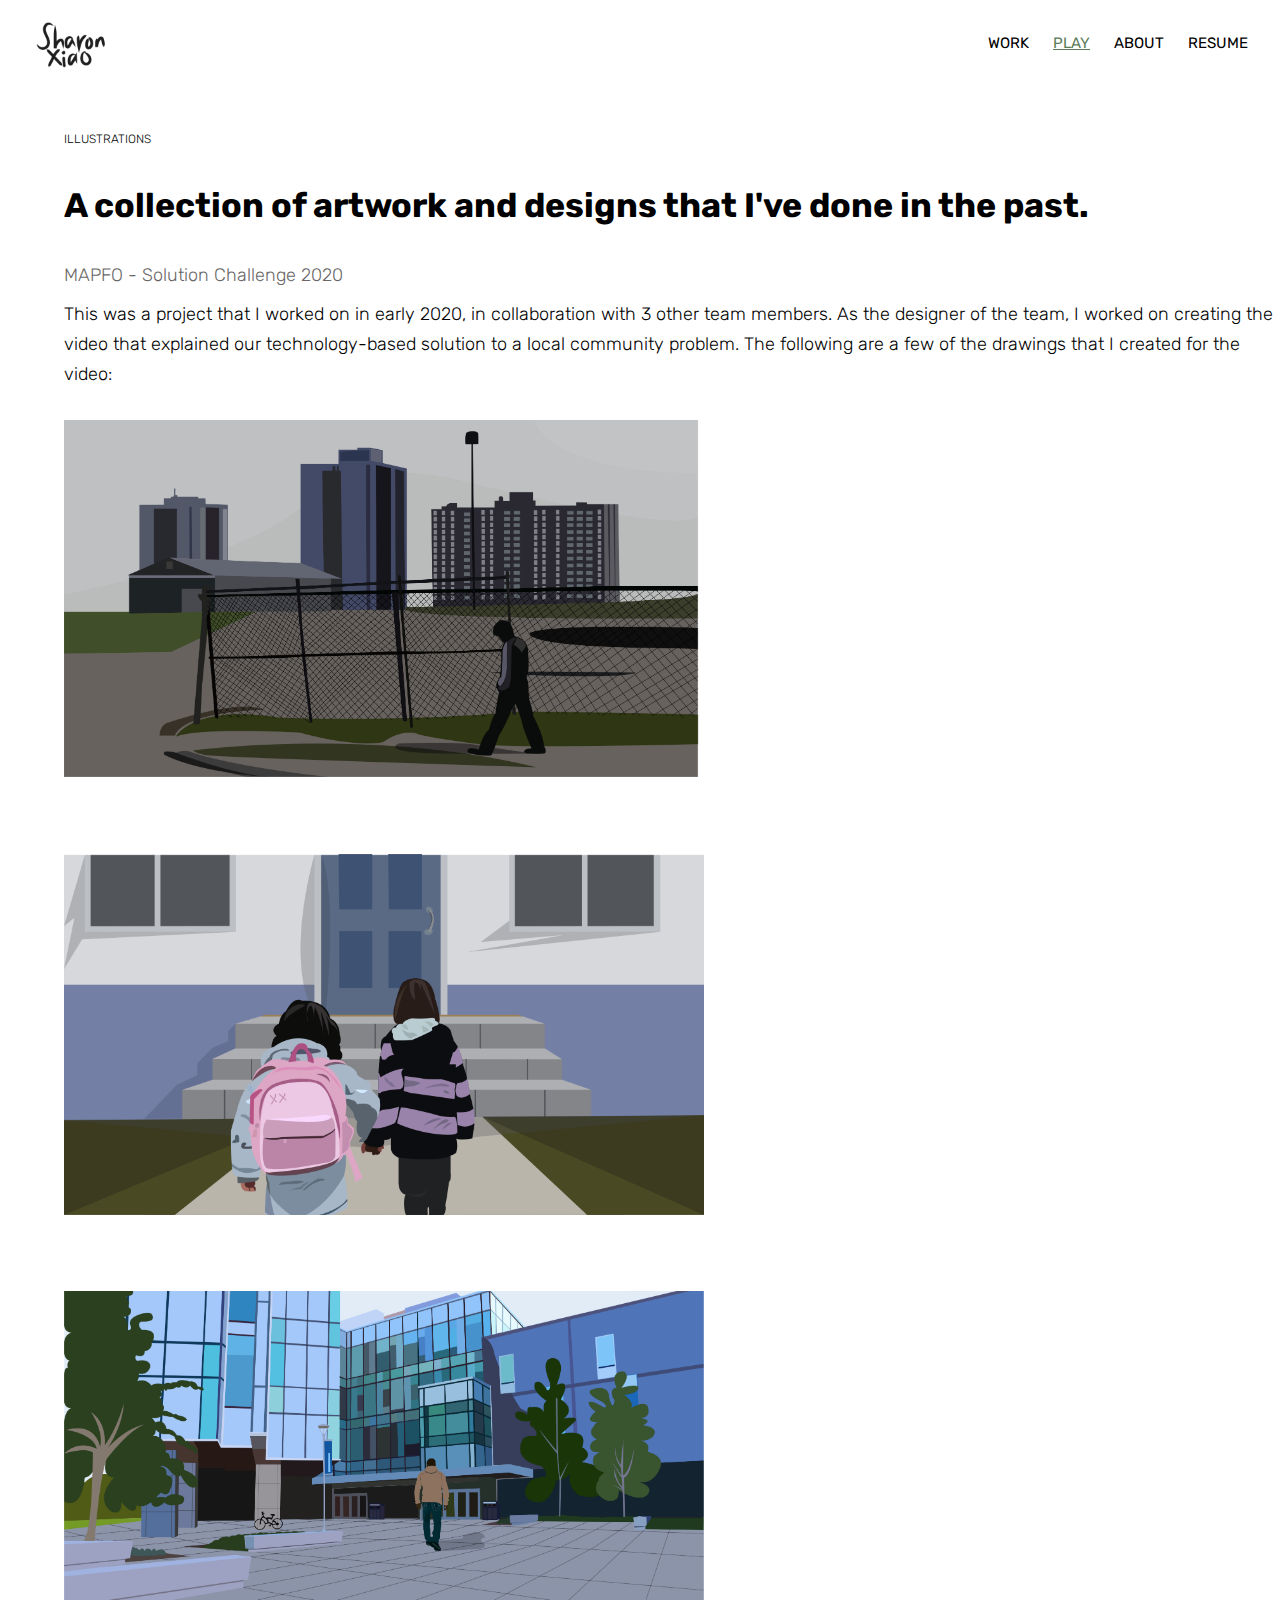
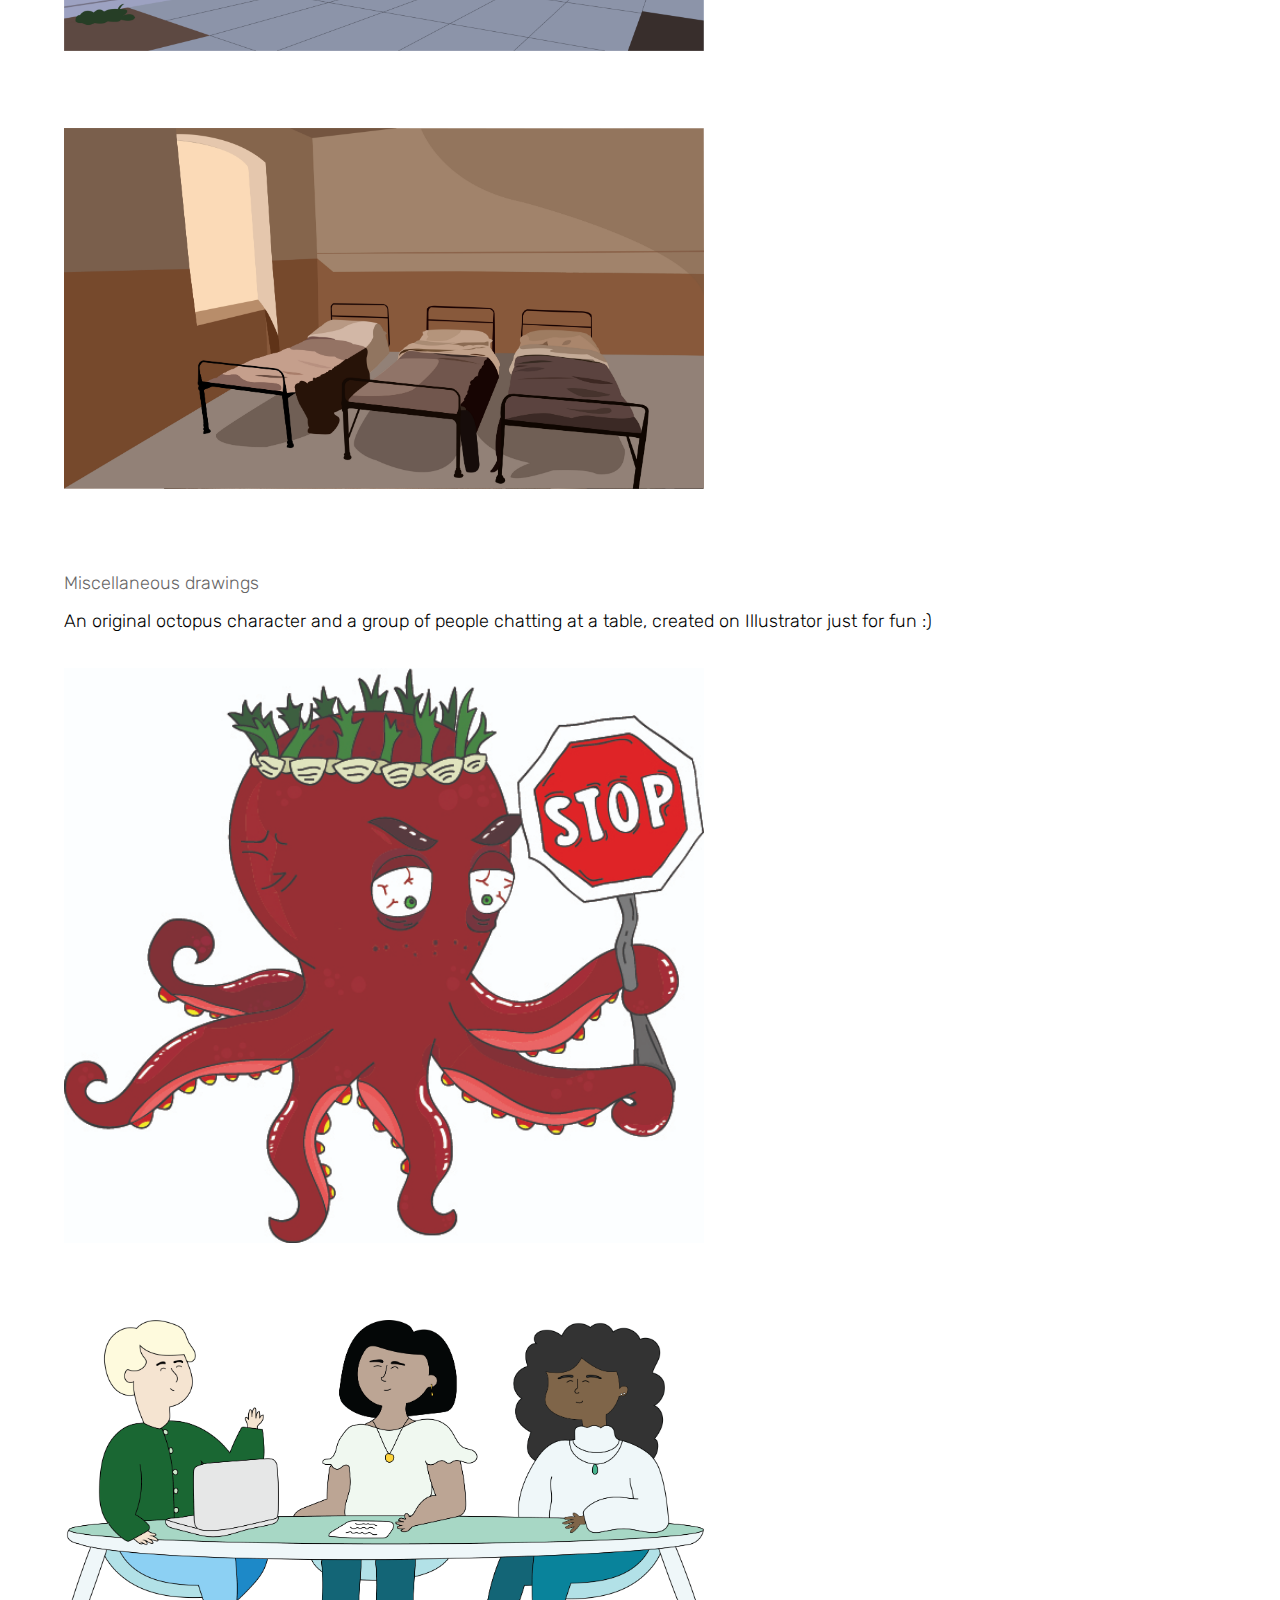
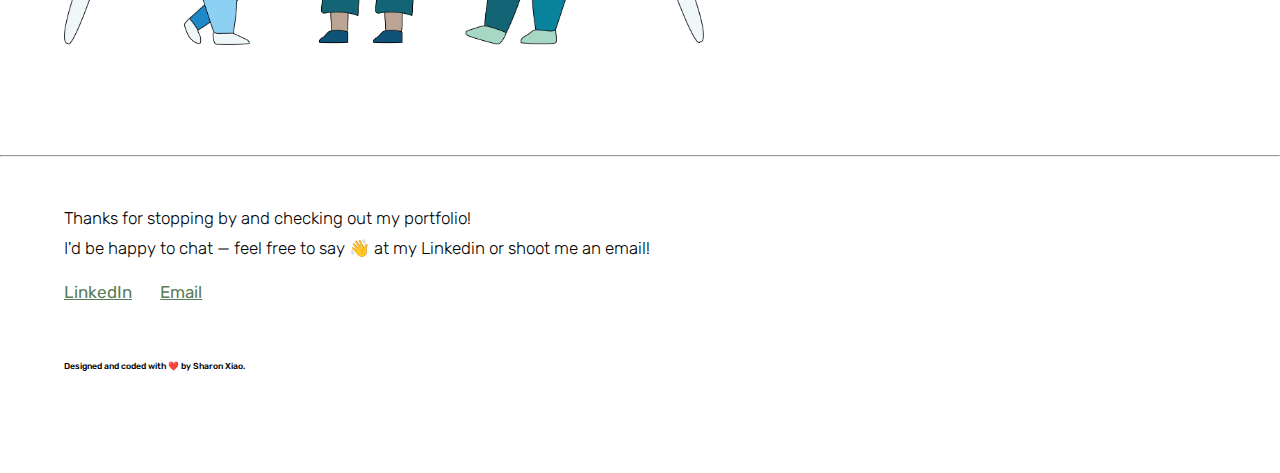
<file: src/play.html>
<!DOCTYPE html>
<html lang="en">
    <head>
        <!-- Required meta tags-->
        <meta charset = "utf-8"/>
        <meta name = "viewport" content = "width=device-width, initial-scale=1"/>
        <meta name="author" content="Sharon Xiao"/>

        <!-- Bootstrap CSS -->
        <link rel = "stylesheet"
            href="https://cdn.jsdelivr.net/npm/bootstrap@4.5.3/dist/css/bootstrap.min.css"
            integrity = "sha384-TX8t27EcRE3e/ihU7zmQxVncDAy5uIKz4rEkgIXeMed4M0jlfIDPvg6uqKI2xXr2"
            crossorigin = "anonymous">

        <!-- Fonts -->
        <link rel="preconnect" href="https://fonts.googleapis.com"> 
        <link rel="preconnect" href="https://fonts.gstatic.com" crossorigin> 
        <link href="https://fonts.googleapis.com/css2?family=Rubik&display=swap" rel="stylesheet">
        <link href="https://fonts.googleapis.com/css2?family=Rubik:wght@300&display=swap" rel="stylesheet">

        <link rel = "stylesheet" type="text/css" href = "play.css">
        <title>Play — Sharon Xiao</title>
        <link rel="shortcut icon" type="image/x-icon" href="favicon.ico"/>
    </head>
    <body>
        <!-- JavaScript: jQuery and Bootstrap bundle -->
        <script src = "https://code.jquery.com/jquery-3.5.1.slim.min.js"
            integrity = "sha384-DfXdz2htPH0lsSSs5nCTpuj/zy4C+OGpamoFVy38MVBnE+IbbVYUew+OrCXaRkfj"
            crossorigin = "anonymous">
        </script>
        <script src = "https://cdn.jsdelivr.net/npm/bootstrap@4.5.3/dist/js/bootstrap.bundle.min.js"
            integrity="sha384-ho+j7jyWK8fNQe+A12Hb8AhRq26LrZ/JpcUGGOn+Y7RsweNrtN/tE3MoK7ZeZDyx"
            crossorigin = "anonymous">
        </script>

        <header class = "container">
            <div class = "navbar">
                <div class = "logo">
                    <a href = "index.html"><img src = "media/logo.png" alt = "logo"/></a>
                </div>
                <div class = "nav" id = "myNav">
                    <a href = "index.html">WORK</a>
                    <a href = "play.html" style = "color:#5A7C58"><u>PLAY</u></a>
                    <a href = "about.html">ABOUT</a>
                    <a href = "https://drive.google.com/file/d/1obxe-x1tWLbcAGQA-K02jR0PNWLRT3pb/view?usp=sharing" target="_blank">RESUME</a>
                </div>
            </div>
        </header>

        <div class = "container text-left">
            <h2>ILLUSTRATIONS</h2>
            <h1>A collection of artwork and designs that I've done in the past.</h1>
            <br><br>
            <h3>MAPFO - Solution Challenge 2020</h3>
            <p>
                This was a project that I worked on in early 2020, in collaboration with 3 other team members.
                As the designer of the team, I worked on creating the video that explained our technology-based solution to a local community problem.
                The following are a few of the drawings that I created for the video:
            </p>
            <br>
            <div class = "illo">
                <img src = "media/mapfo3.jpg">
                <img src = "media/mapfo2.jpg">
                <img src = "media/mapfo1.jpg">
                <img src = "media/mapfo4.jpg">
            </div>
            <br><br>
            <h3>Miscellaneous drawings</h3>
            <p>An original octopus character and a group of people chatting at a table, created on Illustrator just for fun :)</p>
            <br>
            <div class = "illo">
                <img src = "media/originalCharacter.jpg">
                <img src = "media/drawing.png">
            </div>
        </div><br><br>
        
        <hr><br><br>

        <footer class = "container">
            <div class = "footer">
                <p>Thanks for stopping by and checking out my portfolio!<br> I'd be happy to chat — feel free to say 👋 at my Linkedin or shoot me an email!</p>
            </div>
            <br>
            <div class = "links">
                <a href = "https://www.linkedin.com/in/sharxiao/" target = "_blank">LinkedIn</a>
                <a href = "mailto:sharon.xiao@mail.utoronto.ca" target = "_blank">Email</a>
            </div>
            <br><br>
            <div class = "credits">
                <h6>Designed and coded with ❤️ by Sharon Xiao.</h6>
            </div>
        </footer>
    </body>
</html>
</file>
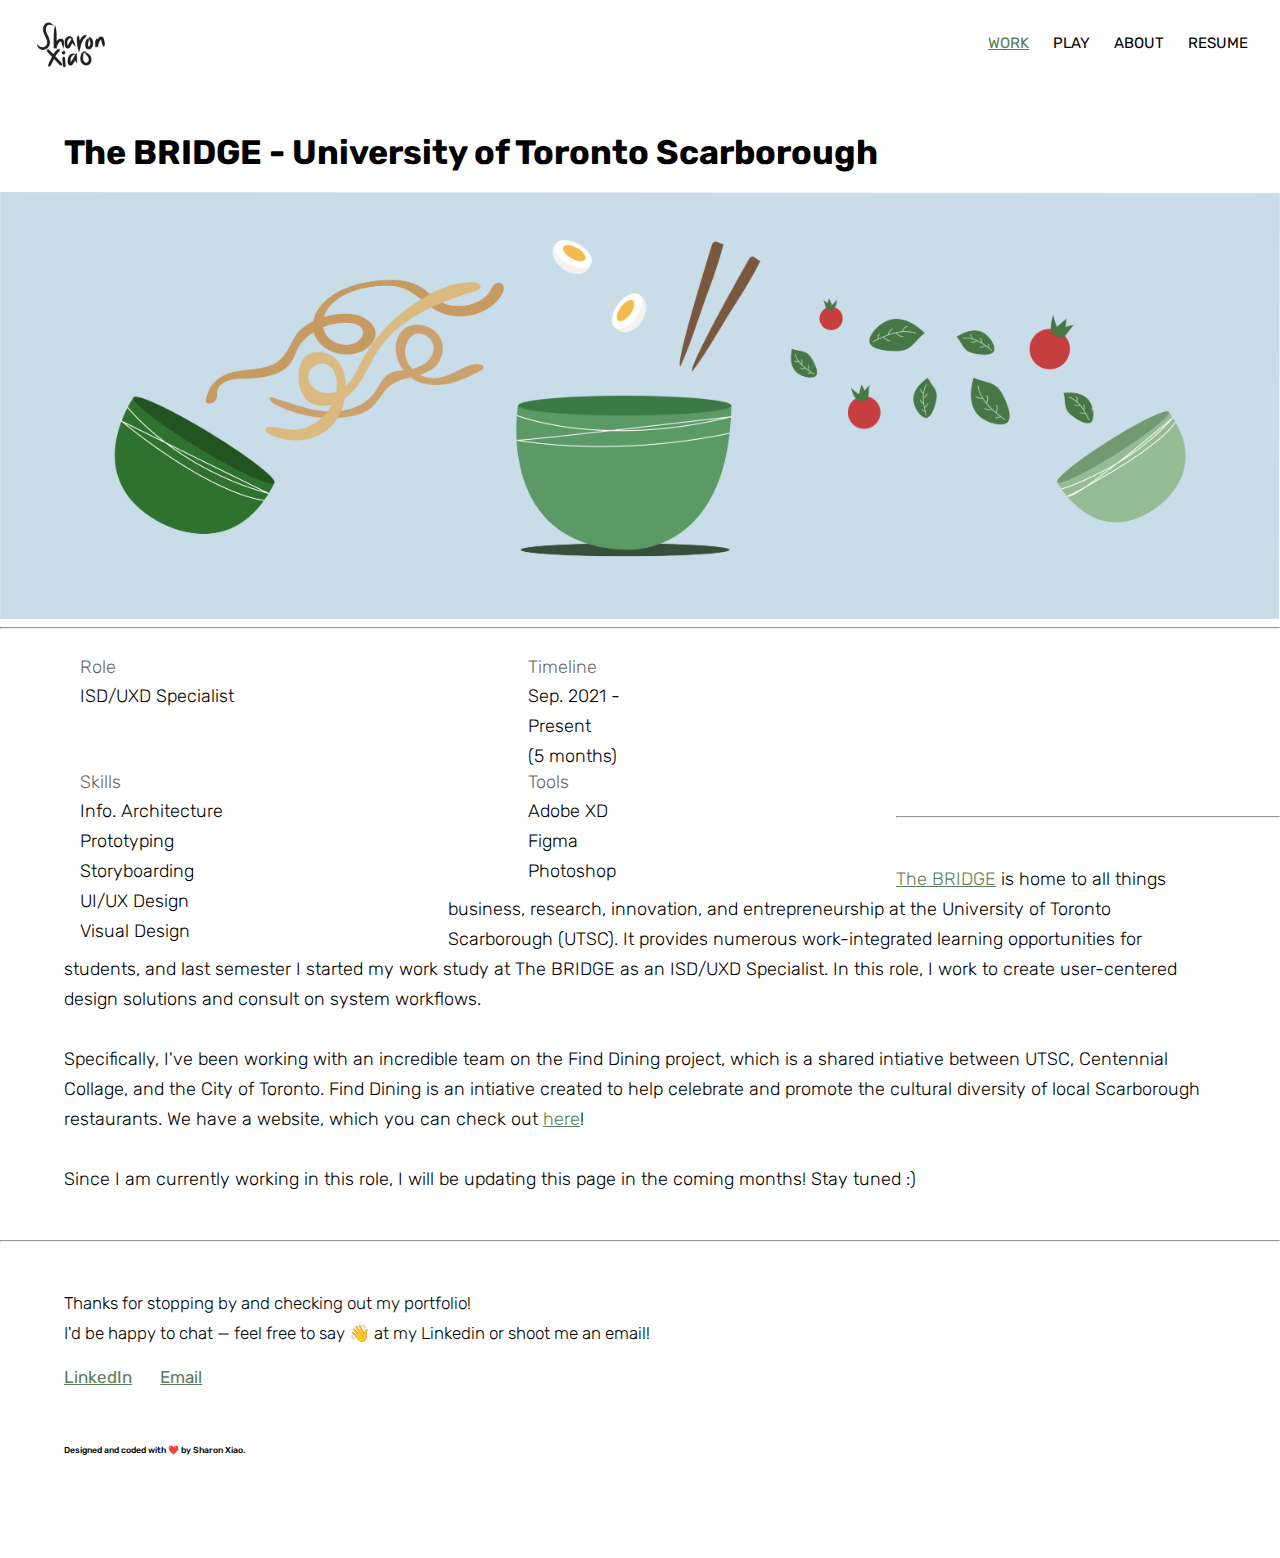
<file: src/utsc.html>
<!DOCTYPE html>
<html lang="en">
    <head>
        <!-- Required meta tags-->
        <meta charset = "utf-8"/>
        <meta name = "viewport" content = "width=device-width, initial-scale=1"/>
        <meta name="author" content="Sharon Xiao"/>

        <!-- Bootstrap CSS -->
        <link rel = "stylesheet"
            href="https://cdn.jsdelivr.net/npm/bootstrap@4.5.3/dist/css/bootstrap.min.css"
            integrity = "sha384-TX8t27EcRE3e/ihU7zmQxVncDAy5uIKz4rEkgIXeMed4M0jlfIDPvg6uqKI2xXr2"
            crossorigin = "anonymous">

        <!-- Fonts -->
        <link rel="preconnect" href="https://fonts.googleapis.com"> 
        <link rel="preconnect" href="https://fonts.gstatic.com" crossorigin> 
        <link href="https://fonts.googleapis.com/css2?family=Rubik&display=swap" rel="stylesheet">
        <link href="https://fonts.googleapis.com/css2?family=Rubik:wght@300&display=swap" rel="stylesheet">

        <link rel = "stylesheet" type="text/css" href = "amacss.css">
        <title>UTSC — Sharon Xiao</title>
        <link rel="shortcut icon" type="image/x-icon" href="favicon.ico"/>
    </head>
    <body>
        <!-- JavaScript: jQuery and Bootstrap bundle -->
        <script src = "https://code.jquery.com/jquery-3.5.1.slim.min.js"
            integrity = "sha384-DfXdz2htPH0lsSSs5nCTpuj/zy4C+OGpamoFVy38MVBnE+IbbVYUew+OrCXaRkfj"
            crossorigin = "anonymous">
        </script>
        <script src = "https://cdn.jsdelivr.net/npm/bootstrap@4.5.3/dist/js/bootstrap.bundle.min.js"
            integrity="sha384-ho+j7jyWK8fNQe+A12Hb8AhRq26LrZ/JpcUGGOn+Y7RsweNrtN/tE3MoK7ZeZDyx"
            crossorigin = "anonymous">
        </script>

        <header class = "container">
            <div class = "navbar">
                <div class = "logo">
                    <a href = "index.html"><img src = "media/logo.png" alt = "logo"/></a>
                </div>
                <div class = "nav" id = "myNav">
                    <a href = "index.html" style = "color:#5A7C58"><u>WORK</u></a>
                    <a href = "play.html">PLAY</a>
                    <a href = "about.html">ABOUT</a>
                    <a href = "https://drive.google.com/file/d/1obxe-x1tWLbcAGQA-K02jR0PNWLRT3pb/view?usp=sharing" target="_blank">RESUME</a>
                </div>
            </div>
        </header>

        <div class = "container text-left">
            <h1>The BRIDGE - University of Toronto Scarborough</h1>
            <br>
            <img src = "media/utscCover.jpg"  class = "amacssCoverPic"/>
            <hr>
            <br>
            <div class = "column1">
                <h4>Role</h4>
                <p>ISD/UXD Specialist</p>
            </div>
            <div class = "column1">
                <h4>Timeline</h4>
                <p>Sep. 2021 - <br>Present<br>(5 months)</p>
            </div>
            <div class = "column1">
                <h4>Skills</h4>
                <ul style = "list-style-type:none;">
                    <li>Info. Architecture</li>
                    <li>Prototyping</li>
                    <li>Storyboarding</li>
                    <li>UI/UX Design</li>
                    <li>Visual Design</li>
                </ul>  
            </div>
            <div class = "column1">
                <h4>Tools</h4>
                <ul style = "list-style-type:none;">
                    <li>Adobe XD</li>
                    <li>Figma</li>
                    <li>Photoshop</li>
                </ul>  
            </div>
            <br><br><br><br><br><br><br><br>
            <hr>
            <br><br>
            <p>
                <a href = "https://www.utsc.utoronto.ca/thebridge/welcome-bridge" target = "_blank">The BRIDGE</a> is home to all things business, research, innovation, and entrepreneurship
                at the University of Toronto Scarborough (UTSC). It provides numerous work-integrated learning opportunities for students, and last semester I started my
                work study at The BRIDGE as an ISD/UXD Specialist. In this role, I work to create user-centered design solutions and consult on system workflows.
                <br><br>
                Specifically, I've been working with an incredible team on the Find Dining project, which is a shared intiative between UTSC, Centennial Collage, and the City of Toronto.
                Find Dining is an intiative created to help celebrate and promote the cultural diversity of local Scarborough restaurants. We have a website, which you can check out <a href = "https://finddining.ca/" target = "_blank">here</a>!
                <br><br>
                Since I am currently working in this role, I will be updating this page in the coming months! Stay tuned :)
            </p>
        </div><br><br>
        
        <hr><br><br>

        <footer class = "container">
            <div class = "footer">
                <p>Thanks for stopping by and checking out my portfolio!<br> I'd be happy to chat — feel free to say 👋 at my Linkedin or shoot me an email!</p>
            </div>
            <br>
            <div class = "links">
                <a href = "https://www.linkedin.com/in/sharxiao/" target = "_blank">LinkedIn</a>
                <a href = "mailto:sharon.xiao@mail.utoronto.ca" target = "_blank">Email</a>
            </div>
            <br><br>
            <div class = "credits">
                <h6>Designed and coded with ❤️ by Sharon Xiao.</h6>
            </div>
        </footer>
    </body>
</html>
</file>
<file: index.css>
/* general */

body, html {
    font-family: 'Inter', sans-serif;
    color: #000000;
    background-color: #ffffff;
    margin: 0;
    height: 100%;
    width: 100%;
    max-width: 100%;
    overflow-x: hidden;
}

/* header */

header {
    padding: 20px;
}

header .row,
footer .row {
    display: flex;
    align-items: center;
}

header h1 {
    font-family: 'Inter', sans-serif;
    margin: 0;
    color: #000000;
}

.navbar {
    display: flex;
    justify-content: space-between;
    padding-left: 4%;
    padding-right: 4%;
}

.nav {
    overflow: hidden;
}

.nav a {
    float: left;
    display: block;
    text-align: center;
    padding: 14px 12px;
    text-decoration: none;
    font-size: 16px;
    font-weight: 400;
  }

.nav .icon {
    display: none;
  }

.logo img {
    width: 100px;
    height: 50px;
}

header p {
    padding: 0 20px;
    margin: 0;
    font-size: 17px;
    color:#000000;
}

header a:link {
    color: #000000;
}

header a:visited {
    color: #000000;
}

header a:hover, footer a:link {
    color: #5A7C58;
}

header a:active {
    color: #000000;
    text-decoration: underline;
}

/* main content */

pre {
    white-space: normal;
}

h1 {
    font-family: 'Inter', sans-serif;
    font-size: 45px;
    font-weight: 500;
    margin: 0;
    color: #000000;
    padding-left: 5%;
    padding-right: 5%;
    padding-top: 3%;
}

h2 {
    font-family: 'Inter', sans-serif;
    font-size: 19px;
    margin: 0;
    color: #000000;
    font-weight: 300;
    padding-left: 5%;
    padding-right: 5%;
    line-height: 150%;
}

h3 {
    font-family: 'Inter', sans-serif;
    font-size: 18px;
    margin: 0;
    color: #000000;
    padding-left: 5%;
    padding-right: 5%;
    padding-bottom: 3%;
}

h4 {
    font-family: 'Inter', sans-serif;
    font-size: 32px;
    margin: 0;
    color: #000000;
    padding-left: 5%;
    padding-right: 5%;
    padding-bottom: 1%;
}

h5 {
    font-family: 'Inter', sans-serif;
    font-size: 16px;
    margin: 0;
    color: #686666;
    padding-left: 5%;
    padding-right: 5%;
    padding-bottom: 1%;
}

p {
    font-family: 'Inter', sans-serif;
    font-size: 18px;
    margin: 0;
    color: #000000;
    line-height: 30px;
}

.welcome {
    margin-top: 5%;
    margin-left: auto;
    margin-right: auto;
}

.colour {
    color: #5A7C58;
}

.bigPic {
    width: 90%;
    height: 90%;
    margin-left: 5%;
    margin-top: 1%;
    margin-bottom: 2%;
    border: 1px solid black;
}

.me {
    width: 100%;
    height: 85%;
    padding: 5px;
    margin-left: 5%;
    margin-right: 3%;
    margin-top: 3%;
    margin-bottom: 2%;
}

.row {
    display: flex;
    margin-top: 0%;
    margin-bottom: 10%;
    margin-right: 1%;
   /* background-color: #AFC9BD;*/
    padding: 5%;
}

.column {
    width: 50%;
}

.work {
    padding-left: 4%;
    display: inline-flex;
    flex-wrap: wrap;
    align-items: center;
}

.work img {
    width: 450px;
    height: 450px;
}

.groo, .amacss, .caseware, .utsc {
    position: relative;
}

.grooPic, .amacssPic, .casewarePic, .utscPic {
    display: flex;
}

.overlay {
    position: absolute;
    top: 0;
    bottom: 0;
    left: 0;
    right: 0;
    height: 450px;
    width: 450px;
    opacity: 0;
    transition: 0.5s ease;
    background-color: #000000;
    padding: 10px 10px;
    margin: 0px 15px 15px 15px;
}

.groo:hover .overlay, .amacss:hover .overlay, .caseware:hover .overlay, .utsc:hover .overlay {
    opacity: 75%;
}

.text {
    color: #ffffff;
    font-size: 22px;
    font-weight: 400;
    padding: 8px 16px;
    position: relative;
    top: 60%;
    left: 50%;
    -webkit-transform: translate(-50%, -50%);
    -ms-transform: translate(-50%, -50%);
    transform: translate(-50%, -50%);
    text-align: left;
}

.subtext {
    color: #ffffff;
    font-size: 12px;
    font-weight: 300;
    padding: 8px 16px;
    position: relative;
    top: 55%;
    left: 50%;
    -webkit-transform: translate(-50%, -50%);
    -ms-transform: translate(-50%, -50%);
    transform: translate(-50%, -50%);
    text-align: left;
}

/* footer */

footer {
    color:#000000;
    background-color: #ffffff;
    height: 30%;
}

footer a:link {
    color: #5A7C58;
    margin-right: 2%;
}

footer a:visited {
    color: #5A7C58;
}

footer p {
    font-size: 17px;
    text-align: left;
    font-weight: 300;
    padding-left: 5%;
}

h6 {
    font-family: 'Inter', sans-serif;
    text-align: left;
    font-weight: 500;
}

.links {
    font-size: 17px;
    padding-left: 5%;
}

.credits {
    font-size: 13px;
    font-weight: 300;
    padding-left: 5%;
}

@media only screen and (max-width: 1024px) {
    .work img {
        width: 90%;
        height: 10%;
    }

    .overlay {
        visibility: hidden;
    }
}

@media screen and (max-width: 1200px) {
    .row {
        display: flex;
        margin-top: 1%;
        margin-bottom: 20%;
        margin-right: 6%;
        margin-left: 1%;
       /* background-color: #AFC9BD;*/
        padding: 2%;
    }
    
    .column {
      width: 100%;
    }

    .me {
        width: 100%;
        height: 95%;
        padding: 5px;
        margin-left: 3%;
        margin-right: 30%;
        margin-top: 0%;
        margin-bottom: 2%;
    }
}

@media screen and (max-width: 500px) {
    .welcome {
        margin-left: 5%;
    }

    h2 {
        font-family: 'Inter', sans-serif;
        font-size: 19px;
        margin: 0;
        color: #000000;
        font-weight: 300;
        padding-left: 5%;
        padding-right: 5%;
        line-height: 170%;
    }
}
</file>
<file: src/index.css>
/* general */

body, html {
    font-family: 'Rubik', sans-serif;
    color: #000000;
    background-color: #ffffff;
    margin: 0;
    height: 100%;
    width: 100%;
}

/* header */

header {
    padding: 20px;
}

header .row,
footer .row {
    display: flex;
    align-items: center;
}

header h1 {
    font-family: 'Rubik', sans-serif;
    margin: 0;
    color: #000000;
}

.navbar {
    display: flex;
    justify-content: space-between;
}

.nav {
    overflow: hidden;
}

.nav a {
    float: left;
    display: block;
    text-align: center;
    padding: 14px 12px;
    text-decoration: none;
    font-size: 15px;
  }

.nav .icon {
    display: none;
  }

.logo img {
    width: 100px;
    height: 50px;
}

header p {
    padding: 0 20px;
    margin: 0;
    font-size: 17px;
    color:#000000;
}

header a:link {
    color: #000000;
}

header a:visited {
    color: #000000;
}

header a:hover, footer a:link {
    color: #5A7C58;
}

header a:active {
    color: #000000;
    text-decoration: underline;
}

/* main content */

pre {
    white-space: normal;
}

h1 {
    font-family: 'Rubik', sans-serif;
    font-size: 50px;
    margin: 0;
    color: #000000;
    padding-left: 5%;
    padding-right: 5%;
    padding-top: 3%;
}

h2 {
    font-family: 'Rubik', sans-serif;
    font-size: 19px;
    margin: 0;
    color: #000000;
    font-weight: 300;
    padding-left: 5%;
    padding-right: 5%;
    line-height: 150%;
}

h3 {
    font-family: 'Rubik', sans-serif;
    font-size: 18px;
    margin: 0;
    color: #000000;
    padding-left: 5%;
    padding-right: 5%;
    padding-bottom: 3%;
}

p {
    font-size: 18px;
    margin: 0;
    color: #000000;
    line-height: 30px;
}

.colour {
    color: #5A7C58;
}

.work {
    padding-left: 4%;
    display: inline-flex;
    flex-wrap: wrap;
    align-items: center;
}

.work img {
    width: 450px;
    height: 450px;
}

.groo, .amacss, .caseware, .utsc {
    position: relative;
}

.grooPic, .amacssPic, .casewarePic, .utscPic {
    display: flex;
}

.overlay {
    position: absolute;
    top: 0;
    bottom: 0;
    left: 0;
    right: 0;
    height: 450px;
    width: 450px;
    opacity: 0;
    transition: 0.5s ease;
    background-color: #000000;
    padding: 10px 10px;
    margin: 0px 15px 15px 15px;
}

.groo:hover .overlay, .amacss:hover .overlay, .caseware:hover .overlay, .utsc:hover .overlay {
    opacity: 75%;
}

.text {
    color: #ffffff;
    font-size: 22px;
    font-weight: 400;
    padding: 8px 16px;
    position: relative;
    top: 60%;
    left: 50%;
    -webkit-transform: translate(-50%, -50%);
    -ms-transform: translate(-50%, -50%);
    transform: translate(-50%, -50%);
    text-align: left;
}

.subtext {
    color: #ffffff;
    font-size: 12px;
    font-weight: 300;
    padding: 8px 16px;
    position: relative;
    top: 55%;
    left: 50%;
    -webkit-transform: translate(-50%, -50%);
    -ms-transform: translate(-50%, -50%);
    transform: translate(-50%, -50%);
    text-align: left;
}

/* footer */

footer {
    color:#000000;
    background-color: #ffffff;
    height: 30%;
}

footer a:link {
    color: #5A7C58;
    margin-right: 2%;
}

footer a:visited {
    color: #5A7C58;
}

footer p {
    font-size: 17px;
    text-align: left;
    font-weight: 300;
    padding-left: 5%;
}

h6 {
    font-family: 'Rubik', sans-serif;
    text-align: left;
    font-weight: 500;
}

.links {
    font-size: 17px;
    padding-left: 5%;
}

.credits {
    font-size: 13px;
    font-weight: 300;
    padding-left: 5%;
}
</file>
<file: about.css>
/* general */

body, html {
    font-family: 'Inter', sans-serif;
    color: #000000;
    background-color: #ffffff;
    margin: 0;
    height: 100%;
    width: 100%;
}

/* header */

header {
    padding: 20px;
}

header .row,
footer .row {
    display: flex;
    align-items: center;
}

header h1 {
    font-family: 'Inter', sans-serif;
    margin: 0;
    color: #000000;
}

.navbar {
    display: flex;
    justify-content: space-between;
    padding-left: 4%;
    padding-right: 4%;
}

.nav {
    overflow: hidden;
}

.nav a {
    float: left;
    display: block;
    text-align: center;
    padding: 14px 12px;
    text-decoration: none;
    font-size: 16px;
  }

.nav .icon {
    display: none;
  }

.logo img {
    width: 100px;
    height: 50px;
}

header p {
    padding: 0 20px;
    margin: 0;
    font-size: 17px;
    color:#000000;
}

header a:link {
    color: #000000;
}

header a:visited {
    color: #000000;
}

header a:hover, footer a:link {
    color: #5A7C58;
}

header a:active {
    color: #000000;
    text-decoration: underline;
}

/* main content */

.me {
    width: 33%;
    height: 33%;
    border: 1px solid black;
    float: left;
    margin-top: 0.5%;
    margin-left: 5%;
    margin-right: 3%;
    margin-bottom: 3%;
}

h2 {
    font-family: 'Inter', sans-serif;
    font-size: 12px;
    margin: 0;
    color: #000000;
    font-weight: 300;
    padding-left: 5%;
    padding-bottom: 0%;
    padding-top: 3%;
}

h3 {
    font-family: 'Inter', sans-serif;
    font-size: 34px;
    margin: 0;
    color: #000000;
    font-weight: 500;
    padding-left: 5%;
    padding-bottom: 3%;
}

h4 {
    font-family: 'Inter', sans-serif;
    font-size: 18px;
    font-weight: 300;
    margin: 0;
    color: #000000;
    line-height: 30px;
    padding-left: 42%;
    padding-right: 5%;
}

h5 {
    font-family: 'Inter', sans-serif;
    font-size: 18px;
    margin: 0;
    color: #686666;
    font-weight: lighter;
    padding-left: 5%;
}

p {
    font-family: 'Inter', sans-serif;
    font-size: 18px;
    font-weight: lighter;
    margin: 0;
    color: #000000;
    line-height: 30px;
    padding-left: 5%;
    padding-right: 5%;
}

.column1 {
    font-family: 'Inter', sans-serif;
    margin: 0;
    padding-left: 2.8%;
    padding-right: 7%;
    float: left;
    width: 50%
}

ul {
    font-family: 'Inter', sans-serif;
    font-size: 18px;
    font-weight: lighter;
    margin: 0;
    color: #000000;
    line-height: 30px;
    padding-left: 5%;
}

h4 a:link {
    color: #5A7C58;
}

h4 a:visited {
    color: #5A7C58;
}

/* footer */

footer {
    color:#000000;
    background-color: #ffffff;
    height: 30%;
}

footer a:link {
    color: #5A7C58;
    margin-right: 2%;
}

footer a:visited {
    color: #5A7C58;
}

footer p {
    font-size: 17px;
    text-align: left;
    font-weight: 300;
    padding-left: 5%;
}

h6 {
    font-family: 'Inter', sans-serif;
    text-align: left;
    font-weight: 500;
}

.links {
    font-size: 17px;
    padding-left: 5%;
}

.credits {
    font-size: 13px;
    font-weight: 300;
    padding-left: 5%;
}
</file>
<file: amacss.css>
/* general */

body, html {
    font-family: 'Inter', sans-serif;
    color: #000000;
    background-color: #ffffff;
    margin: 0;
    height: 100%;
    width: 100%;
}

/* header */

header {
    padding: 20px;
}

header .row,
footer .row {
    display: flex;
    align-items: center;
}

header h1 {
    font-family: 'Inter', sans-serif;
    margin: 0;
    color: #000000;
}

.navbar {
    display: flex;
    justify-content: space-between;
    padding-left: 4%;
    padding-right: 4%;
}

.nav {
    overflow: hidden;
}

.nav a {
    float: left;
    display: block;
    text-align: center;
    padding: 14px 12px;
    text-decoration: none;
    font-size: 16px;
  }

.nav .icon {
    display: none;
  }

.logo img {
    width: 100px;
    height: 50px;
}

header p {
    padding: 0 20px;
    margin: 0;
    font-size: 17px;
    color:#000000;
}

header a:link {
    color: #000000;
}

header a:visited {
    color: #000000;
}

header a:hover, footer a:link {
    color: #5A7C58;
}

header a:active {
    color: #000000;
    text-decoration: underline;
}

/* main content */

pre {
    white-space: normal;
}

h1 {
    font-family: 'Inter', sans-serif;
    font-size: 34px;
    margin: 0;
    color: #000000;
    padding-left: 5%;
    padding-right: 5%;
    padding-top: 3%;
}

h2 {
    font-family: 'Inter', sans-serif;
    font-size: 30px;
    margin: 0;
    color: #000000;
    font-weight: 500;
    padding-left: 5%;
    padding-right: 5%;
}

h3 {
    font-family: 'Inter', sans-serif;
    font-size: 18px;
    margin: 0;
    color: #000000;
    font-weight: lighter;
    padding-left: 5%;
    padding-right: 5%;
    padding-bottom: 3%;
}

h4 {
    font-family: 'Inter', sans-serif;
    font-size: 18px;
    margin: 0;
    color: #686666;
    font-weight: lighter;
    padding-left: 5%;
    padding-right: 5%;
    padding-bottom: 1%;
    white-space: pre;
}

h5 {
    font-family: 'Inter', sans-serif;
    font-size: 20px;
    margin: 0;
    color: #5A7C58;
    font-weight: 500;
    padding-left: 5%;
    padding-right: 5%;
}

p {
    font-family: 'Inter', sans-serif;
    font-size: 18px;
    font-weight: 300;
    margin: 0;
    color: #000000;
    line-height: 30px;
    padding-left: 5%;
    padding-right: 5%;
}

p a:link {
    color: #5A7C58;
}

p a:visited {
    color: #5A7C58;
}

.column1 {
    font-family: 'Inter', sans-serif;
    font-size: 0.5vw;
    margin: 0;
    padding-left: 5%;
    padding-right: 5%;
    float: left;
    width: 25%
}

.column2 {
    font-family: 'Inter', sans-serif;
    font-size: 0.5vw;
    margin: 0;
    padding-left: 5%;
    padding-right: 5%;
    float: left;
    width: 25%
}

ul {
    font-family: 'Inter', sans-serif;
    font-size: 18px;
    font-weight: 300;
    margin: 0;
    color: #000000;
    line-height: 30px;
    padding-left: 5%;
    padding-right: 5%;
}

.bullets {
    font-family: 'Inter', sans-serif;
    font-size: 18px;
    font-weight: 300;
    margin: 0;
    color: #000000;
    line-height: 30px;
    padding-left: 12%;
    padding-right: 12%;
}

.pageCoverPic {
    position: relative;
    display: flex;
    height: 30%;
    width: 90%;
    margin-right: auto;
    margin-left: auto;
    border: 1px solid black;
}

.amacssCoverPic {
    position: relative;
    display: flex;
    height: 30%;
    width: 90%;
    margin-right: auto;
    margin-left: auto;
}

.persona {
    position: relative;
    display: block;
    margin-right: auto;
    margin-left: auto;
    height: 42%;
    width: 75%;
}

.illustrations {
    position: relative;
    display: inline-flex;
    height: 19%;
    width: 33%;
    padding-left: 5%;
    padding-right: 5%;
    margin-bottom: 1%;
    margin-right: 0;
}

.gif {
    position: relative;
    display: block;
    margin-left: auto;
    margin-right: auto;
    height: 12%;
    width: 25%;
}

.sketch {
    position: relative;
    display: flex;
    padding-left: 5%;
    padding-right: 5%;
    height: 33%;
    width: 100%;
}

.interaction {
    position: relative;
    display: flex;
    padding-left: 0;
    padding-right: 4%;
    height: 57%;
    width: 100%;
}

.visuals {
    position: relative;
    display: block;
    height: 40%;
    width: 40%;
    margin-left: auto;
    margin-right: auto;
}

.brand {
    position: relative;
    display: block;
    height: 100%;
    width: 79%;
    margin-left: auto;
    margin-right: auto;
}

.casewareDesign {
    position: relative;
    display: flex;
    height: 39%;
    width: 90%;
    margin-left: auto;
    margin-right: auto;
}

.illo {
    display: inline-flex;
    flex-wrap: wrap;
    padding-left: 4%;
    padding-right: 4%;
}

.illo img {
    position: relative;
    width: 50%;
    height: 50%;
    padding-left: 1%;
    padding-right: 1%;
    padding-top: 1%;
    padding-bottom: 5%;
}

.section {
    background-color: #eaefea;
    padding-top: 7%;
    padding-bottom: 7%;
}

.section h2, .section p, .section-epic h2, .section-epic p, .section-epic ul {
    margin-left: 19%;
    margin-right: 19%;
    color: #000000;
}

.section-epic {
    background-color: #f6f6f8;
    padding-top: 7%;
    padding-bottom: 7%;
}

/* footer */

footer {
    color:#000000;
    background-color: #ffffff;
    height: 30%;
}

footer a:link {
    color: #5A7C58;
    margin-right: 2%;
}

footer a:visited {
    color: #5A7C58;
}

footer p {
    font-size: 17px;
    text-align: left;
    font-weight: 300;
    padding-left: 5%;
}

h6 {
    font-family: 'Inter', sans-serif;
    text-align: left;
    font-weight: 500;
}

.links {
    font-size: 17px;
    padding-left: 5%;
}

.credits {
    font-size: 13px;
    font-weight: 300;
    padding-left: 5%;
}

@media screen and (max-width: 500px) {
    ul {
        font-family: 'Inter', sans-serif;
        font-size: 17px;
        font-weight: 300;
        margin: 0;
        color: #000000;
        line-height: 30px;
        padding-left: 5%;
        padding-right: 5%;
    }

    .section, .section-epic {
        padding-top: 15%;
        padding-bottom: 15%;
    }

    .section h2, .section p, .section-epic h2, .section-epic p, .section-epic ul {
        margin-left: 4%;
        margin-right: 4%;
        color: #000000;
    }

    .column1 {
        font-family: 'Inter', sans-serif;
        font-size: 0.5vw;
        margin-bottom: 10%;
        padding-left: 5%;
        padding-right: 5%;
        float: left;
        width: 50%
    }

    .column2 {
        font-family: 'Inter', sans-serif;
        font-size: 0.5vw;
        margin-bottom: 30%;
        padding-left: 5%;
        padding-right: 5%;
        float: left;
        width: 50%
    }
}
</file>
<file: play.css>
/* general */

body, html {
    font-family: 'Inter', sans-serif;
    color: #000000;
    background-color: #ffffff;
    margin: 0;
    height: 100%;
    width: 100%;
}

/* header */

header {
    padding: 20px;
}

header .row,
footer .row {
    display: flex;
    align-items: center;
}

header h1 {
    font-family: 'Rubik', sans-serif;
    margin: 0;
    color: #000000;
}

.navbar {
    display: flex;
    justify-content: space-between;
    padding-left: 4%;
    padding-right: 4%;
}

.nav {
    overflow: hidden;
}

.nav a {
    float: left;
    display: block;
    text-align: center;
    padding: 14px 12px;
    text-decoration: none;
    font-size: 16px;
  }

  .nav .icon {
    display: none;
  }

.logo img {
    width: 100px;
    height: 50px;
}

header p {
    padding: 0 20px;
    margin: 0;
    font-size: 17px;
    color:#000000;
}

header a:link {
    color: #000000;
}

header a:visited {
    color: #000000;
}

header a:hover, footer a:link {
    color: #5A7C58;
}

header a:active {
    color: #000000;
    text-decoration: underline;
}

/* main content */

pre {
    white-space: normal;
}

h1 {
    font-family: 'Inter', sans-serif;
    font-size: 34px;
    margin: 0;
    color: #000000;
    padding-left: 5%;
    padding-right: 5%;
}

h2 {
    font-family: 'Inter', sans-serif;
    font-size: 12px;
    margin: 0;
    color: #000000;
    font-weight: 300;
    padding-left: 5%;
    padding-right: 5%;
    padding-bottom: 3%;
    padding-top: 3%;
}

h3 {
    font-family: 'Inter', sans-serif;
    font-size: 18px;
    margin: 0;
    color: #5A7C58;
    font-weight: 500;
    padding-left: 5%;
    padding-bottom: 1%;
    white-space: pre;
}

p {
    font-family: 'Inter', sans-serif;
    font-size: 18px;
    font-weight: 300;
    margin: 0;
    color: #000000;
    line-height: 30px;
    padding-left: 5%;
    padding-right: 5%;
}

p a:link {
    color: #5A7C58;
}

p a:visited {
    color: #5A7C58;
}

.colour {
    color: #769486;
}

.illo {
    display: inline-flex;
    flex-wrap: wrap;
}

.illo img {
    position: relative;
    width: 50%;
    height: 50%;
    padding-left: 5%;
    padding-right: 5%;
    padding-top: 1%;
    padding-bottom: 5%;
}

/* footer */

footer {
    color:#000000;
    background-color: #ffffff;
    height: 30%;
}

footer a:link {
    color: #5A7C58;
    margin-right: 2%;
}

footer a:visited {
    color: #5A7C58;
}

footer p {
    font-size: 17px;
    text-align: left;
    font-weight: 300;
    padding-left: 5%;
}

h6 {
    font-family: 'Inter', sans-serif;
    text-align: left;
    font-weight: 500;
}

.links {
    font-size: 17px;
    padding-left: 5%;
}

.credits {
    font-size: 13px;
    font-weight: 300;
    padding-left: 5%;
}

@media screen and (max-width: 1000px) {
    .illo img {
        position: relative;
        width: 100%;
        height: 100%;
        padding-left: 5%;
        padding-right: 5%;
        padding-top: 1%;
        padding-bottom: 5%;
    }
  }
</file>
<file: src/about.css>
/* general */

body, html {
    font-family: 'Rubik', sans-serif;
    color: #000000;
    background-color: #ffffff;
    margin: 0;
    height: 100%;
    width: 100%;
}

/* header */

header {
    padding: 20px;
}

header .row,
footer .row {
    display: flex;
    align-items: center;
}

header h1 {
    font-family: 'Rubik', sans-serif;
    margin: 0;
    color: #000000;
}

.navbar {
    display: flex;
    justify-content: space-between;
}

.nav {
    overflow: hidden;
}

.nav a {
    float: left;
    display: block;
    text-align: center;
    padding: 14px 12px;
    text-decoration: none;
    font-size: 15px;
  }

.nav .icon {
    display: none;
  }

.logo img {
    width: 100px;
    height: 50px;
}

header p {
    padding: 0 20px;
    margin: 0;
    font-size: 17px;
    color:#000000;
}

header a:link {
    color: #000000;
}

header a:visited {
    color: #000000;
}

header a:hover, footer a:link {
    color: #5A7C58;
}

header a:active {
    color: #000000;
    text-decoration: underline;
}

/* main content */

.me {
    width: 33%;
    height: 33%;
    border-radius: 5%;
    float: left;
    margin-left: 5%;
    margin-right: 3%;
    margin-bottom: 3%;
}

h2 {
    font-family: 'Rubik', sans-serif;
    font-size: 12px;
    margin: 0;
    color: #000000;
    font-weight: 300;
    padding-left: 5%;
    padding-bottom: 0%;
    padding-top: 3%;
}

h3 {
    font-family: 'Rubik', sans-serif;
    font-size: 34px;
    margin: 0;
    color: #000000;
    font-weight: 500;
    padding-left: 5%;
    padding-bottom: 3%;
    padding-top: 3%;
}

h4 {
    font-family: 'Rubik', sans-serif;
    font-size: 18px;
    font-weight: lighter;
    margin: 0;
    color: #000000;
    line-height: 30px;
    padding-left: 42%;
}

h5 {
    font-family: 'Rubik', sans-serif;
    font-size: 18px;
    margin: 0;
    color: #686666;
    font-weight: lighter;
    padding-left: 5%;
}

p {
    font-family: 'Rubik', sans-serif;
    font-size: 18px;
    font-weight: lighter;
    margin: 0;
    color: #000000;
    line-height: 30px;
    padding-left: 5%;
}

.column1 {
    font-family: 'Rubik', sans-serif;
    margin: 0;
    padding-left: 2.8%;
    padding-right: 7%;
    float: left;
    width: 50%
}

ul {
    font-family: 'Rubik', sans-serif;
    font-size: 18px;
    font-weight: lighter;
    margin: 0;
    color: #000000;
    line-height: 30px;
    padding-left: 5%;
}

p a:link {
    color: #5A7C58;
}

p a:visited {
    color: #5A7C58;
}

/* footer */

footer {
    color:#000000;
    background-color: #ffffff;
    height: 30%;
}

footer a:link {
    color: #5A7C58;
    margin-right: 2%;
}

footer a:visited {
    color: #5A7C58;
}

footer p {
    font-size: 17px;
    text-align: left;
    font-weight: 300;
    padding-left: 5%;
}

h6 {
    font-family: 'Rubik', sans-serif;
    text-align: left;
    font-weight: 500;
}

.links {
    font-size: 17px;
    padding-left: 5%;
}

.credits {
    font-size: 13px;
    font-weight: 300;
    padding-left: 5%;
}
</file>
<file: src/amacss.css>
/* general */

body, html {
    font-family: 'Rubik', sans-serif;
    color: #000000;
    background-color: #ffffff;
    margin: 0;
    height: 100%;
    width: 100%;
}

/* header */

header {
    padding: 20px;
}

header .row,
footer .row {
    display: flex;
    align-items: center;
}

header h1 {
    font-family: 'Rubik', sans-serif;
    margin: 0;
    color: #000000;
}

.navbar {
    display: flex;
    justify-content: space-between;
}

.nav {
    overflow: hidden;
}

.nav a {
    float: left;
    display: block;
    text-align: center;
    padding: 14px 12px;
    text-decoration: none;
    font-size: 15px;
  }

.nav .icon {
    display: none;
  }

.logo img {
    width: 100px;
    height: 50px;
}

header p {
    padding: 0 20px;
    margin: 0;
    font-size: 17px;
    color:#000000;
}

header a:link {
    color: #000000;
}

header a:visited {
    color: #000000;
}

header a:hover, footer a:link {
    color: #5A7C58;
}

header a:active {
    color: #000000;
    text-decoration: underline;
}

/* main content */

pre {
    white-space: normal;
}

h1 {
    font-family: 'Rubik', sans-serif;
    font-size: 34px;
    margin: 0;
    color: #000000;
    padding-left: 5%;
    padding-right: 5%;
    padding-top: 3%;
}

h2 {
    font-family: 'Rubik', sans-serif;
    font-size: 24px;
    margin: 0;
    color: #000000;
    font-weight: 500;
    padding-left: 5%;
    padding-right: 5%;
}

h3 {
    font-family: 'Rubik', sans-serif;
    font-size: 18px;
    margin: 0;
    color: #000000;
    font-weight: lighter;
    padding-left: 5%;
    padding-right: 5%;
    padding-bottom: 3%;
}

h4 {
    font-family: 'Rubik', sans-serif;
    font-size: 18px;
    margin: 0;
    color: #686666;
    font-weight: lighter;
    padding-left: 5%;
    padding-right: 5%;
    padding-bottom: 1%;
    white-space: pre;
}

h5 {
    font-family: 'Rubik', sans-serif;
    font-size: 20px;
    margin: 0;
    color: #505050;
    font-weight: 300;
    padding-left: 5%;
    padding-right: 5%;
}

p {
    font-family: 'Rubik', sans-serif;
    font-size: 18px;
    font-weight: lighter;
    margin: 0;
    color: #000000;
    line-height: 30px;
    padding-left: 5%;
    padding-right: 5%;
}

p a:link {
    color: #5A7C58;
}

p a:visited {
    color: #5A7C58;
}

.column1 {
    font-family: 'Rubik', sans-serif;
    font-size: 0.5vw;
    margin: 0;
    padding-left: 5%;
    padding-right: 5%;
    float: left;
    width: 25%
}

.column2 {
    font-family: 'Rubik', sans-serif;
    font-size: 1vw;
    margin: 0;
    padding-left: 5%;
    padding-bottom: 1.5%;
    float: left;
    width: 50%
}

ul {
    font-family: 'Rubik', sans-serif;
    font-size: 18px;
    font-weight: lighter;
    margin: 0;
    color: #000000;
    line-height: 30px;
    padding-left: 5%;
}

.amacssCoverPic {
    position: relative;
    display: flex;
    height: 33%;
    width: 100%;
}

.persona {
    position: relative;
    display: block;
    margin-right: auto;
    margin-left: auto;
    height: 42%;
    width: 75%;
}

.illustrations {
    position: relative;
    display: inline-flex;
    height: 19%;
    width: 33%;
    padding-left: 5%;
    padding-right: 5%;
    margin-bottom: 1%;
    margin-right: 0;
}

.gif {
    position: relative;
    display: block;
    margin-left: auto;
    margin-right: auto;
    height: 12%;
    width: 25%;
}

.sketch {
    position: relative;
    display: flex;
    padding-left: 5%;
    padding-right: 5%;
    height: 33%;
    width: 100%;
}

.interaction {
    position: relative;
    display: flex;
    padding-left: 0;
    padding-right: 4%;
    height: 63%;
    width: 110%;
}

.visuals {
    position: relative;
    display: block;
    height: 40%;
    width: 40%;
    margin-left: auto;
    margin-right: auto;
}

.brand {
    position: relative;
    display: block;
    height: 100%;
    width: 79%;
    margin-left: auto;
    margin-right: auto;
}

/* footer */

footer {
    color:#000000;
    background-color: #ffffff;
    height: 30%;
}

footer a:link {
    color: #5A7C58;
    margin-right: 2%;
}

footer a:visited {
    color: #5A7C58;
}

footer p {
    font-size: 17px;
    text-align: left;
    font-weight: 300;
    padding-left: 5%;
}

h6 {
    font-family: 'Rubik', sans-serif;
    text-align: left;
    font-weight: 500;
}

.links {
    font-size: 17px;
    padding-left: 5%;
}

.credits {
    font-size: 13px;
    font-weight: 300;
    padding-left: 5%;
}
</file>
<file: src/play.css>
/* general */

body, html {
    font-family: 'Rubik', sans-serif;
    color: #000000;
    background-color: #ffffff;
    margin: 0;
    height: 100%;
    width: 100%;
}

/* header */

header {
    padding: 20px;
}

header .row,
footer .row {
    display: flex;
    align-items: center;
}

header h1 {
    font-family: 'Rubik', sans-serif;
    margin: 0;
    color: #000000;
}

.navbar {
    display: flex;
    justify-content: space-between;
}

.nav {
    overflow: hidden;
}

.nav a {
    float: left;
    display: block;
    text-align: center;
    padding: 14px 12px;
    text-decoration: none;
    font-size: 15px;
  }

  .nav .icon {
    display: none;
  }

.logo img {
    width: 100px;
    height: 50px;
}

header p {
    padding: 0 20px;
    margin: 0;
    font-size: 17px;
    color:#000000;
}

header a:link {
    color: #000000;
}

header a:visited {
    color: #000000;
}

header a:hover, footer a:link {
    color: #5A7C58;
}

header a:active {
    color: #000000;
    text-decoration: underline;
}

/* main content */

pre {
    white-space: normal;
}

h1 {
    font-family: 'Rubik', sans-serif;
    font-size: 34px;
    margin: 0;
    color: #000000;
    padding-left: 5%;
    padding-right: 5%;
}

h2 {
    font-family: 'Rubik', sans-serif;
    font-size: 12px;
    margin: 0;
    color: #000000;
    font-weight: 300;
    padding-left: 5%;
    padding-right: 5%;
    padding-bottom: 3%;
    padding-top: 3%;
}

h3 {
    font-family: 'Rubik', sans-serif;
    font-size: 18px;
    margin: 0;
    color: #686666;
    font-weight: lighter;
    padding-left: 5%;
    padding-bottom: 1%;
    white-space: pre;
}

p {
    font-family: 'Rubik', sans-serif;
    font-size: 18px;
    font-weight: lighter;
    margin: 0;
    color: #000000;
    line-height: 30px;
    padding-left: 5%;
}

.colour {
    color: #769486;
}

.illo {
    display: inline-flex;
    flex-wrap: wrap;
}

.illo img {
    position: relative;
    width: 50%;
    height: 50%;
    padding-left: 5%;
    padding-top: 1%;
    padding-bottom: 5%;
}

/* footer */

footer {
    color:#000000;
    background-color: #ffffff;
    height: 30%;
}

footer a:link {
    color: #5A7C58;
    margin-right: 2%;
}

footer a:visited {
    color: #5A7C58;
}

footer p {
    font-size: 17px;
    text-align: left;
    font-weight: 300;
    padding-left: 5%;
}

h6 {
    font-family: 'Rubik', sans-serif;
    text-align: left;
    font-weight: 500;
}

.links {
    font-size: 17px;
    padding-left: 5%;
}

.credits {
    font-size: 13px;
    font-weight: 300;
    padding-left: 5%;
}
</file>
